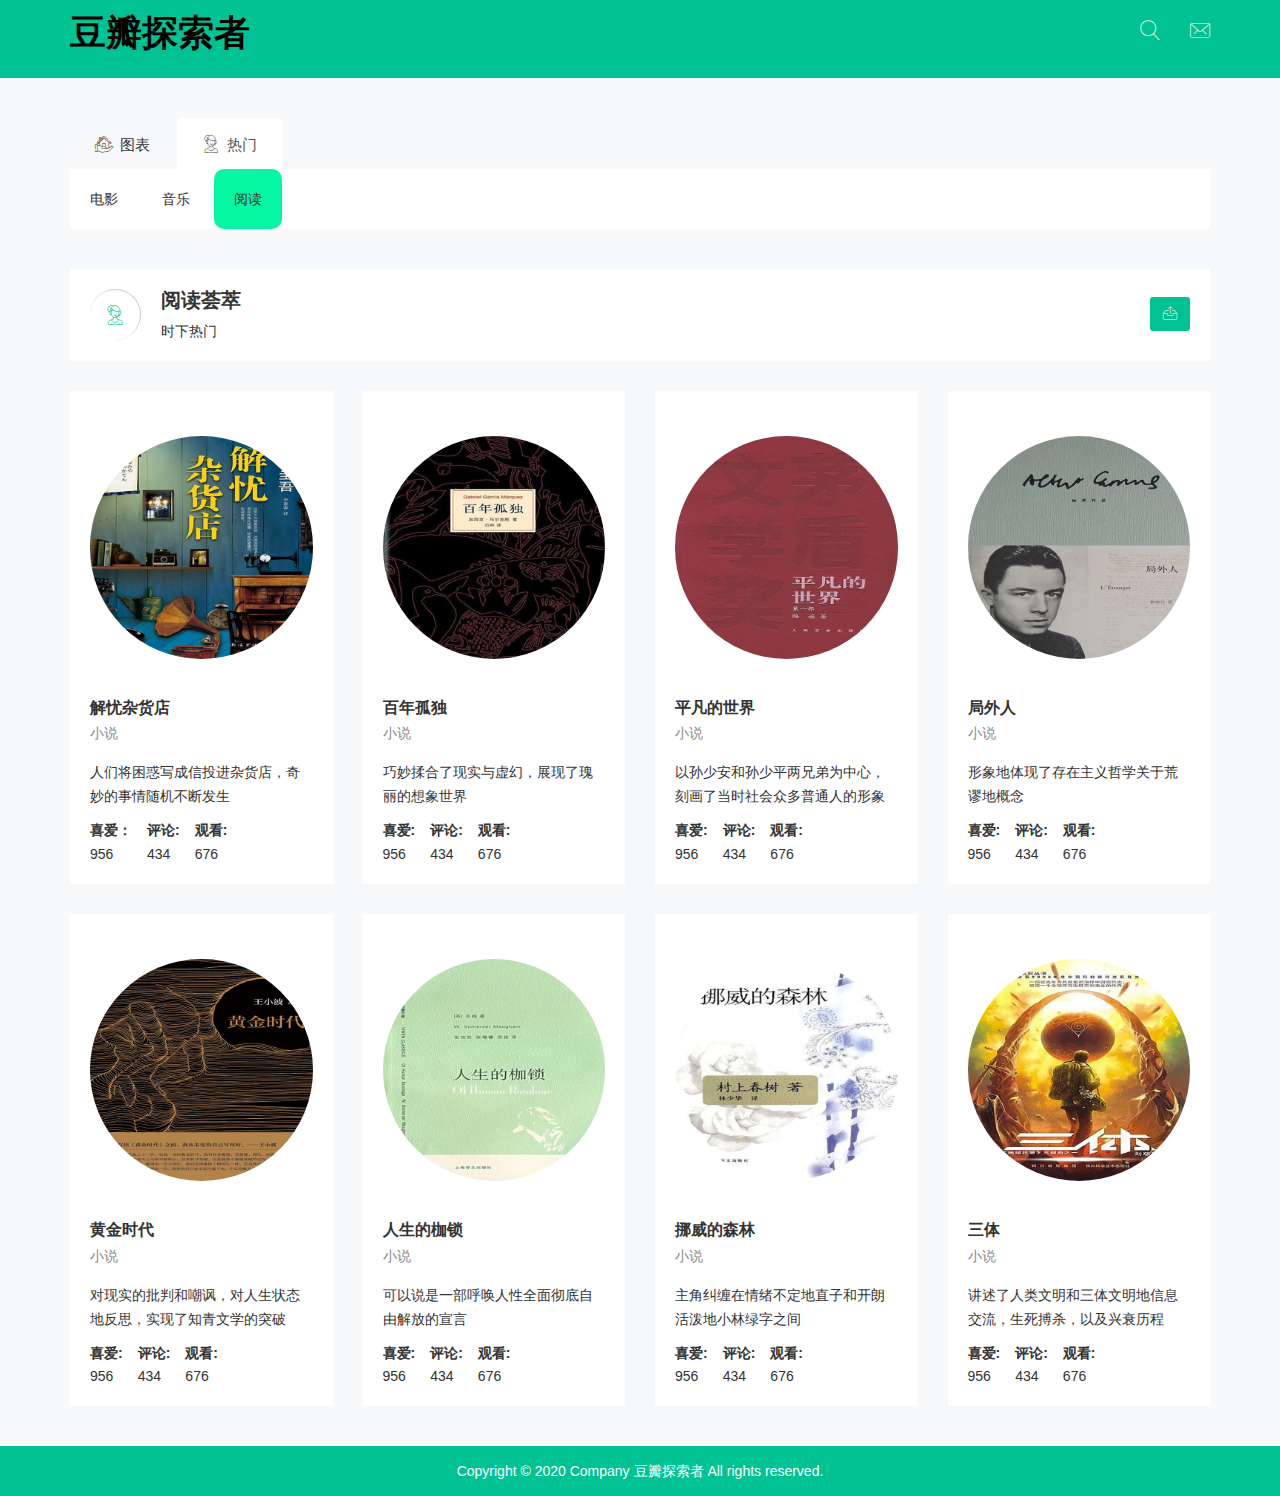
<file: html/book.html>
﻿<!doctype html>
<html class="no-js" lang="">

<head>
    <meta charset="utf-8">
    <meta http-equiv="x-ua-compatible" content="ie=edge">
    <title>主要阅读介绍</title>
    <meta name="description" content="">
    <meta name="viewport" content="width=device-width, initial-scale=1">
    <meta name="referrer" content="never">
   
	<link rel="stylesheet" href="css/bootstrap.min.css">
    <link rel="stylesheet" href="css/animate.css">
    <link rel="stylesheet" href="css/notika-custom-icon.css">
    <link rel="stylesheet" href="css/style.css">
    <script src="js/vendor/modernizr-2.8.3.min.js"></script>
    <script src="js/vendor/jquery-1.12.4.min.js" type="text/javascript" charset="utf-8"></script>
    <script src="js/vue.min.js" type="text/javascript" charset="utf-8"></script>
    <script src="js/axios.min.js" type="text/javascript" charset="utf-8"></script>
    <script type="text/javascript" charset="utf-8">
        var BASE_URL = "http://127.0.0.1:8000";
    </script>
    <style type="text/css" media="all">
        .search-dd:hover{
            display: block!important;
        }
    </style>
</head>

<body>
    <!--[if lt IE 8]>
            <p class="browserupgrade">You are using an <strong>outdated</strong> browser. Please <a href="http://browsehappy.com/">upgrade your browser</a> to improve your experience.</p>
        <![endif]-->
    <!-- Start Header Top Area -->
   <div id="app">
    <div class="header-top-area">
        <div class="container">
            <div class="row">
                <div class="col-lg-4 col-md-4 col-sm-12 col-xs-12">
                    <div class="logo-area">
                      <a href="#"><h1 style="font-family: 宋体;color: black;">豆瓣探索者</h1></a>
                    </div>
                </div>
                <div class="col-lg-8 col-md-8 col-sm-12 col-xs-12">
                    <div class="header-top-menu">
                        <ul class="nav navbar-nav notika-top-nav">
                            <li class="nav-item dropdown">
                                <a href="#" data-toggle="dropdown" role="button" aria-expanded="false" class="nav-link dropdown-toggle"><span><i class="notika-icon notika-search"></i></span></a>
                                <div role="menu" class="dropdown-menu search-dd animated flipInX">
                                    <div class="search-input">
                                        <i class="notika-icon notika-left-arrow"></i>
                                        <input type="text" id="get_search" onchange="search();"/>
                                        <div id="search_contain">
                                            
                                        </div>
                                    </div>
                                </div>
                            </li>
                            <li class="nav-item dropdown">
                                <a href="#" data-toggle="dropdown" role="button" aria-expanded="false" class="nav-link dropdown-toggle"><span><i class="notika-icon notika-mail"></i></span></a>
                                <div role="menu" class="dropdown-menu message-dd animated zoomIn">
                                    <div class="hd-mg-tt">
                                        <h2>消息</h2>
                                    </div>
                                    <div class="hd-message-info">
                                        <a href="#">
                                            <div class="hd-message-sn">
                                                <div class="hd-message-img">
                                                    <img src="img/post/1.jpg" alt="" />
                                                </div>
                                                <div class="hd-mg-ctn">
                                                    <h3>李磊</h3>
                                                    <p>评论了最新电影《校园情圣》</p>
                                                </div>
                                            </div>
                                        </a>
                                    </div>
                                    <div class="hd-mg-va">
                                        <a href="#">点击全部</a>
                                    </div>
                                </div>
                            </li>
                        </ul>
                    </div>
                </div>
            </div>
        </div>
    </div>
    <!-- End Header Top Area -->
    <!-- Mobile Menu start -->

    <!-- Mobile Menu end -->
    <!-- Main Menu area start-->
    <div class="main-menu-area mg-tb-40">
        <div class="container">
            <div class="row">
                <div class="col-lg-12 col-md-12 col-sm-12 col-xs-12">
                    <ul class="nav nav-tabs notika-menu-wrap menu-it-icon-pro">
                        <li><a data-toggle="tab" href="#Home"><i class="notika-icon notika-house"></i> 图表</a>
                        </li>
                        <li class="active"><a data-toggle="tab" href="#Page"><i class="notika-icon notika-support"></i> 热门</a>
                        </li>
                    </ul>
                    <div class="tab-content custom-menu-content">
                        <div id="Home" class="tab-pane in notika-tab-menu-bg animated flipInX">
                            <ul class="notika-main-menu-dropdown">
                                <li><a href="index.html">电影</a>
                                </li>
                                <li><a href="chart-2.html">阅读</a>
                                </li>
                                <li><a href="chart-3.html">音乐</a>
                                </li>
                               
                            </ul>
                        </div>
                    
                        <div id="Page" class="tab-pane active notika-tab-menu-bg animated flipInX">
                            <ul class="notika-main-menu-dropdown">
                                <li><a href="movie.html">电影</a>
                                </li>
                                <li><a href="music.html">音乐</a>
                                </li>
                                <li><a href="book.html" style="background: rgb(6, 247, 164) none repeat scroll 0% 0%;border-radius: 10px;">阅读</a>
                                </li>
                                
                            </ul>
                        </div>
                    </div>
                </div>
            </div>
        </div>
    </div>
    <!-- Main Menu area End-->
	<!-- Breadcomb area Start-->
	<div class="breadcomb-area">
		<div class="container">
			<div class="row">
				<div class="col-lg-12 col-md-12 col-sm-12 col-xs-12">
					<div class="breadcomb-list">
						<div class="row">
							<div class="col-lg-6 col-md-6 col-sm-6 col-xs-12">
								<div class="breadcomb-wp">
									<div class="breadcomb-icon">
										<i class="notika-icon notika-support"></i>
									</div>
									<div class="breadcomb-ctn">
										<h2>阅读荟萃</h2>
										<p>时下热门</p>
									</div>
								</div>
							</div>
							<div class="col-lg-6 col-md-6 col-sm-6 col-xs-3">
								<div class="breadcomb-report">
									<button data-toggle="tooltip" data-placement="left" title="Download Report" class="btn"><i class="notika-icon notika-sent"></i></button>
								</div>
							</div>
						</div>
					</div>
				</div>
			</div>
		</div>
	</div>
	<!-- Breadcomb area End-->
    <!-- Contact area Start-->
    <div class="contact-area">
        <div class="container">
            <div class="row">
                <div class="col-lg-3 col-md-6 col-sm-6 col-xs-12">
                    <div class="contact-list">
                        <a href="content.html?type=book&id=25862578">
                        <div class="contact-win">
                            <div class="contact-img">
                                <img src="img/post/17.jpg" alt="" />
                            </div>
                         
                        </div>
                        <div class="contact-ctn">
                            <div class="contact-ad-hd">
								<h2>解忧杂货店</h2>
								<p class="ctn-ads">小说</p>
							</div>
                            <p>人们将困惑写成信投进杂货店，奇妙的事情随机不断发生</p>
                        </div>
                        <div class="social-st-list">
                            <div class="social-sn">
                                <h2>喜爱：</h2>
                                <p>956</p>
                            </div>
                            <div class="social-sn">
                                <h2>评论:</h2>
                                <p>434</p>
                            </div>
                            <div class="social-sn">
                                <h2>观看:</h2>
                                <p>676</p>
                            </div>
                        </div>
                        </a>
                    </div>
                </div>
                <div class="col-lg-3 col-md-6 col-sm-6 col-xs-12">
                    <div class="contact-list sm-res-mg-t-30">
                        <a href="content.html?type=book&id=6082808">
                        <div class="contact-win">
                            <div class="contact-img">
                                <img src="img/post/18.jpg" alt="" />
                            </div>
                            <div class="conct-sc-ic">
                              
                            </div>
                        </div>
                        <div class="contact-ctn">
							<div class="contact-ad-hd">
								<h2>百年孤独</h2>
								<p class="ctn-ads">小说</p>
							</div>
                            <p>巧妙揉合了现实与虚幻，展现了瑰丽的想象世界</p>
                        </div>
                        <div class="social-st-list">
                            <div class="social-sn">
                                <h2>喜爱:</h2>
                                <p>956</p>
                            </div>
                            <div class="social-sn">
                                <h2>评论:</h2>
                                <p>434</p>
                            </div>
                            <div class="social-sn">
                                <h2>观看:</h2>
                                <p>676</p>
                            </div>
                        </div>
                        </a>
                    </div>
                </div>
                <div class="col-lg-3 col-md-6 col-sm-6 col-xs-12">
                    <div class="contact-list sm-res-mg-t-30 tb-res-mg-t-30 dk-res-mg-t-30">
                        <a href="content.html?type=book&id=1200840">
                        <div class="contact-win">
                            <div class="contact-img">
                                <img src="img/post/19.jpg" alt="" />
                            </div>
                            <div class="conct-sc-ic">
                                
                            </div>
                        </div>
                        <div class="contact-ctn">
							<div class="contact-ad-hd">
								<h2>平凡的世界</h2>
								<p class="ctn-ads">小说</p>
							</div>
                            <p>以孙少安和孙少平两兄弟为中心，刻画了当时社会众多普通人的形象</p>
                        </div>
                        <div class="social-st-list">
                            <div class="social-sn">
                                <h2>喜爱:</h2>
                                <p>956</p>
                            </div>
                            <div class="social-sn">
                                <h2>评论:</h2>
                                <p>434</p>
                            </div>
                            <div class="social-sn">
                                <h2>观看:</h2>
                                <p>676</p>
                            </div>
                        </div>
                        </a>
                    </div>
                </div>
                <div class="col-lg-3 col-md-6 col-sm-6 col-xs-12">
                    <div class="contact-list sm-res-mg-t-30 tb-res-mg-t-30 dk-res-mg-t-30">
                        <a href="content.html?type=book&id=24257486">
                        <div class="contact-win">
                            <div class="contact-img">
                                <img src="img/post/20.jpg" alt="" />
                            </div>
                            <div class="conct-sc-ic">
                               
                            </div>
                        </div>
                        <div class="contact-ctn">
							<div class="contact-ad-hd">
								<h2>局外人</h2>
								<p class="ctn-ads">小说</p>
							</div>
                            <p>形象地体现了存在主义哲学关于荒谬地概念</p>
                        </div>
                        <div class="social-st-list">
                            <div class="social-sn">
                                <h2>喜爱:</h2>
                                <p>956</p>
                            </div>
                            <div class="social-sn">
                                <h2>评论:</h2>
                                <p>434</p>
                            </div>
                            <div class="social-sn">
                                <h2>观看:</h2>
                                <p>676</p>
                            </div>
                        </div>
                        </a>
                    </div>
                </div>
            </div>
            <div class="row">
                <div class="col-lg-3 col-md-6 col-sm-6 col-xs-12">
                    <div class="contact-list mg-t-30">
                        <a href="content.html?type=book&id=27013741">
                        <div class="contact-win">
                            <div class="contact-img">
                                <img src="img/post/21.jpg" alt="" />
                            </div>
                            <div class="conct-sc-ic">
                               
                            </div>
                        </div>
                        <div class="contact-ctn">
							<div class="contact-ad-hd">
								<h2>黄金时代</h2>
								<p class="ctn-ads">小说</p>
							</div>
                            <p>对现实的批判和嘲讽，对人生状态地反思，实现了知青文学的突破</p>
                        </div>
                        <div class="social-st-list">
                            <div class="social-sn">
                                <h2>喜爱:</h2>
                                <p>956</p>
                            </div>
                            <div class="social-sn">
                                <h2>评论:</h2>
                                <p>434</p>
                            </div>
                            <div class="social-sn">
                                <h2>观看:</h2>
                                <p>676</p>
                            </div>
                        </div>
                        </a>
                    </div>
                </div>
                <div class="col-lg-3 col-md-6 col-sm-6 col-xs-12">
                    <div class="contact-list mg-t-30">
                        <a href="content.html?type=book&id=2035171">
                        <div class="contact-win">
                            <div class="contact-img">
                                <img src="img/post/22.jpg" alt="" />
                            </div>
                            <div class="conct-sc-ic">
                               
                            </div>
                        </div>
                        <div class="contact-ctn">
							<div class="contact-ad-hd">
								<h2>人生的枷锁</h2>
								<p class="ctn-ads">小说</p>
							</div>
                            <p>可以说是一部呼唤人性全面彻底自由解放的宣言</p>
                        </div>
                        <div class="social-st-list">
                            <div class="social-sn">
                                <h2>喜爱:</h2>
                                <p>956</p>
                            </div>
                            <div class="social-sn">
                                <h2>评论:</h2>
                                <p>434</p>
                            </div>
                            <div class="social-sn">
                                <h2>观看:</h2>
                                <p>676</p>
                            </div>
                        </div>
                        </a>
                    </div>
                </div>
                <div class="col-lg-3 col-md-6 col-sm-6 col-xs-12">
                    <div class="contact-list mg-t-30">
                        <a href="content.html?type=book&id=2159042">
                        <div class="contact-win">
                            <div class="contact-img">
                                <img src="img/post/23.jpg" alt="" />
                            </div>
                            <div class="conct-sc-ic">
                               
                            </div>
                        </div>
                        <div class="contact-ctn">
							<div class="contact-ad-hd">
								<h2>挪威的森林</h2>
								<p class="ctn-ads">小说</p>
							</div>
                            <p>主角纠缠在情绪不定地直子和开朗活泼地小林绿字之间</p>
                        </div>
                        <div class="social-st-list">
                            <div class="social-sn">
                                <h2>喜爱:</h2>
                                <p>956</p>
                            </div>
                            <div class="social-sn">
                                <h2>评论:</h2>
                                <p>434</p>
                            </div>
                            <div class="social-sn">
                                <h2>观看:</h2>
                                <p>676</p>
                            </div>
                        </div>
                        </a>
                    </div>
                </div>
                <div class="col-lg-3 col-md-6 col-sm-6 col-xs-12">
                    <div class="contact-list mg-t-30">
                        <a href="content.html?type=book&id=2567698">
                        <div class="contact-win">
                            <div class="contact-img">
                                <img src="img/post/24.jpg" alt="" />
                            </div>
                            
                        </div>
                        <div class="contact-ctn">
							<div class="contact-ad-hd">
								<h2>三体</h2>
								<p class="ctn-ads">小说</p>
							</div>
                            <p>讲述了人类文明和三体文明地信息交流，生死搏杀，以及兴衰历程</p>
                        </div>
                        <div class="social-st-list">
                            <div class="social-sn">
                                <h2>喜爱:</h2>
                                <p>956</p>
                            </div>
                            <div class="social-sn">
                                <h2>评论:</h2>
                                <p>434</p>
                            </div>
                            <div class="social-sn">
                                <h2>观看:</h2>
                                <p>676</p>
                            </div>
                        </div>
                        </a>
                    </div>
                </div>
            </div>
        </div>
    </div>
    <!-- Contact area End-->
    <!-- Start Footer area-->
    <div class="footer-copyright-area">
        <div class="container">
            <div class="row">
                <div class="col-lg-12 col-md-12 col-sm-12 col-xs-12">
                    <div class="footer-copy-right">
                         <p>Copyright &copy; 2020 Company 豆瓣探索者 All rights reserved.</p>
                    </div>
                </div>
            </div>
        </div>
    </div>
	</div>
    <!-- End Footer area-->
    <!-- jquery
		============================================ -->
    <script src="js/bootstrap.min.js" type="text/javascript" charset="utf-8"></script>
    <script src="js/sparkline/jquery.sparkline.min.js" type="text/javascript" charset="utf-8"></script>
    <script src="js/sparkline/sparkline-active.js" type="text/javascript" charset="utf-8"></script>
    <script type="text/javascript" src="js/echarts.min.js"></script>
    <script type="text/javascript" src="js/echarts-gl.js"></script>
    <script src="js/js.js" type="text/javascript" charset="utf-8"></script>
</body>

</html>
</file>
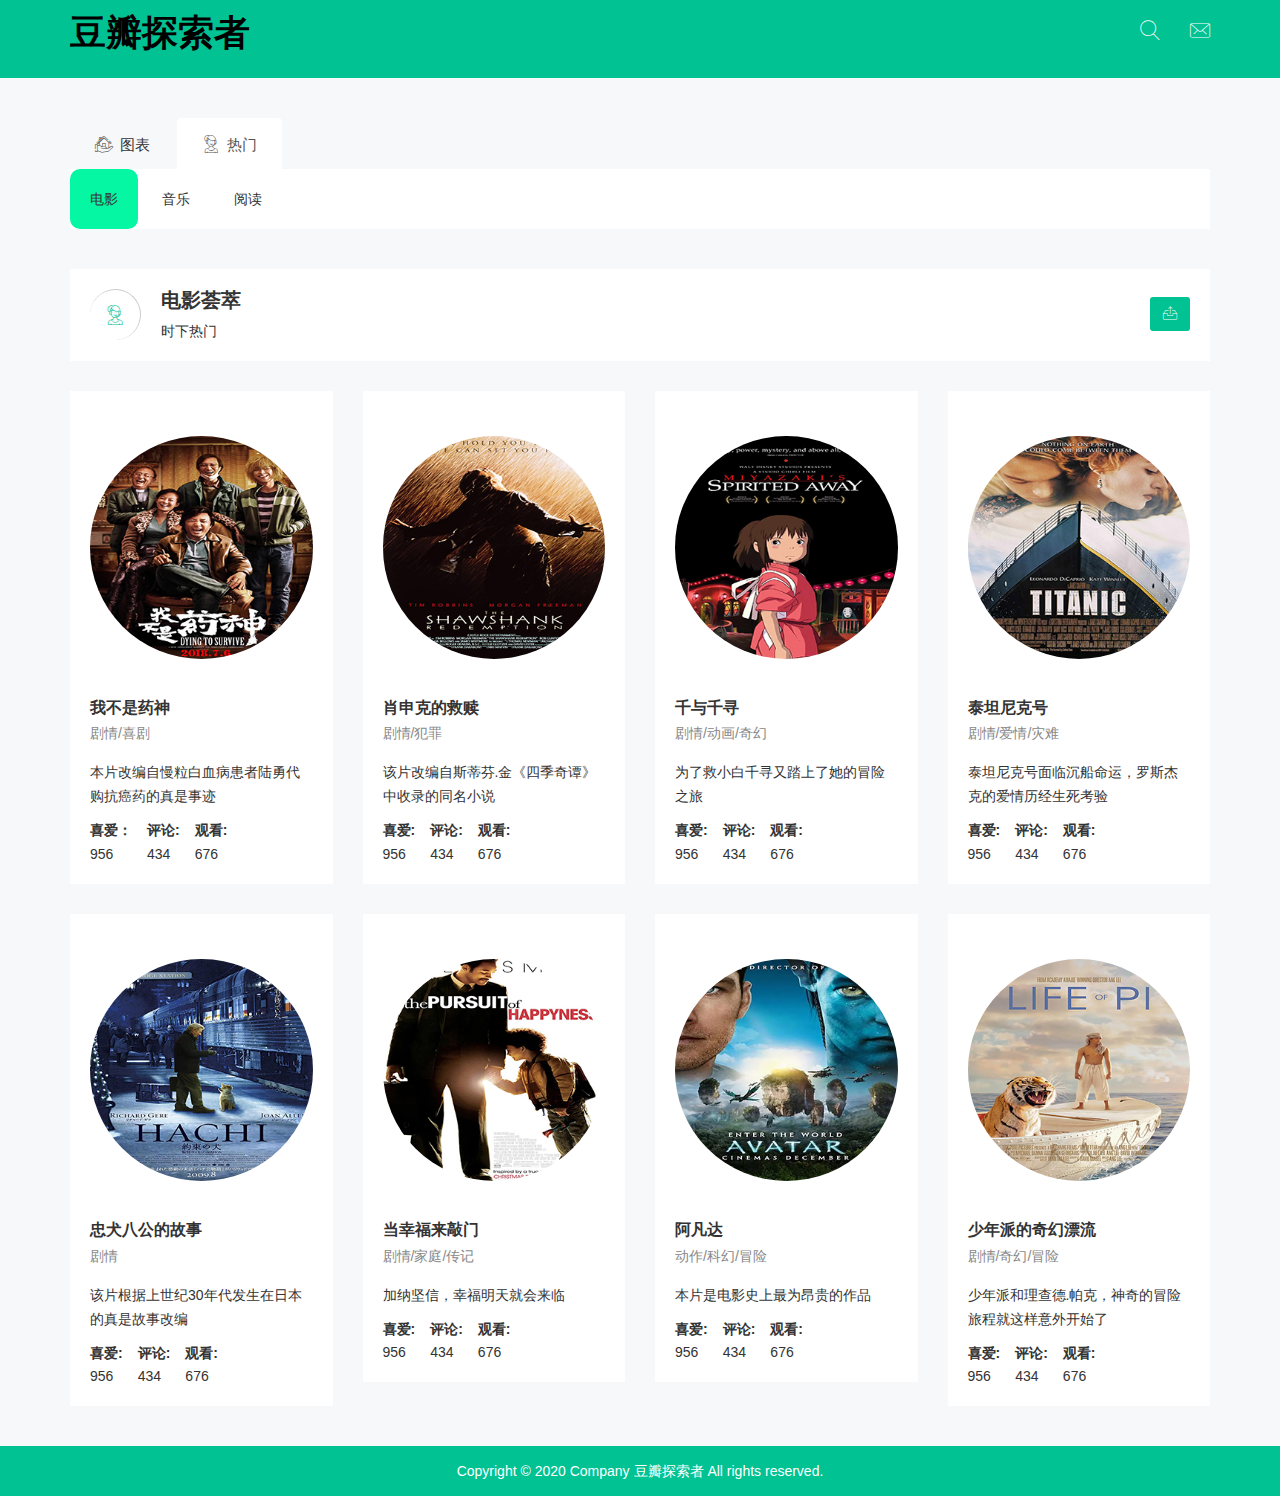
<file: html/movie.html>
﻿<!doctype html>
<html class="no-js" lang="">

<head>
    <meta charset="utf-8">
    <meta http-equiv="x-ua-compatible" content="ie=edge">
    <title>主要电影介绍</title>
    <meta name="description" content="">
    <meta name="viewport" content="width=device-width, initial-scale=1">
    <meta name="referrer" content="never">

	<link rel="stylesheet" href="css/bootstrap.min.css">
    <link rel="stylesheet" href="css/animate.css">
    <link rel="stylesheet" href="css/notika-custom-icon.css">
    <link rel="stylesheet" href="css/style.css">
    <script src="js/vendor/modernizr-2.8.3.min.js"></script>
    <script src="js/vendor/jquery-1.12.4.min.js" type="text/javascript" charset="utf-8"></script>
    <script src="js/vue.min.js" type="text/javascript" charset="utf-8"></script>
    <script src="js/axios.min.js" type="text/javascript" charset="utf-8"></script>
    <script type="text/javascript" charset="utf-8">
        var BASE_URL = "http://127.0.0.1:8000";
    </script>
    <style type="text/css" media="all">
        .search-dd:hover{
            display: block!important;
        }
    </style>
</head>

<body>
    <!--[if lt IE 8]>
            <p class="browserupgrade">You are using an <strong>outdated</strong> browser. Please <a href="http://browsehappy.com/">upgrade your browser</a> to improve your experience.</p>
        <![endif]-->
    <!-- Start Header Top Area -->
   <div id="app">
    <div class="header-top-area">
        <div class="container">
            <div class="row">
                <div class="col-lg-4 col-md-4 col-sm-12 col-xs-12">
                    <div class="logo-area">
                      <a href="#"><h1 style="font-family: 宋体;color: black;">豆瓣探索者</h1></a>
                    </div>
                </div>
                <div class="col-lg-8 col-md-8 col-sm-12 col-xs-12">
                    <div class="header-top-menu">
                        <ul class="nav navbar-nav notika-top-nav">
                            <li class="nav-item dropdown">
                                <a href="#" data-toggle="dropdown" role="button" aria-expanded="false" class="nav-link dropdown-toggle"><span><i class="notika-icon notika-search"></i></span></a>
                                <div role="menu" class="dropdown-menu search-dd animated flipInX">
                                    <div class="search-input">
                                        <i class="notika-icon notika-left-arrow"></i>
                                        <input type="text" id="get_search" onchange="search();"/>
                                        <div id="search_contain">
                                            
                                        </div>
                                    </div>
                                </div>
                            </li>
                            <li class="nav-item dropdown">
                                <a href="#" data-toggle="dropdown" role="button" aria-expanded="false" class="nav-link dropdown-toggle"><span><i class="notika-icon notika-mail"></i></span></a>
                                <div role="menu" class="dropdown-menu message-dd animated zoomIn">
                                    <div class="hd-mg-tt">
                                        <h2>消息</h2>
                                    </div>
                                    <div class="hd-message-info">
                                        <a href="#">
                                            <div class="hd-message-sn">
                                                <div class="hd-message-img">
                                                    <img src="img/post/1.jpg" alt="" />
                                                </div>
                                                <div class="hd-mg-ctn">
                                                    <h3>李磊</h3>
                                                    <p>评论了最新电影《校园情圣》</p>
                                                </div>
                                            </div>
                                        </a>
                                    </div>
                                    <div class="hd-mg-va">
                                        <a href="#">点击全部</a>
                                    </div>
                                </div>
                            </li>
                        </ul>
                    </div>
                </div>
            </div>
        </div>
    </div>
    <!-- End Header Top Area -->
    <!-- Mobile Menu start -->

    <!-- Mobile Menu end -->
    <!-- Main Menu area start-->
    <div class="main-menu-area mg-tb-40">
        <div class="container">
            <div class="row">
                <div class="col-lg-12 col-md-12 col-sm-12 col-xs-12">
                    <ul class="nav nav-tabs notika-menu-wrap menu-it-icon-pro">
                        <li><a data-toggle="tab" href="#Home"><i class="notika-icon notika-house"></i> 图表</a>
                        </li>
                        <li class="active"><a data-toggle="tab" href="#Page"><i class="notika-icon notika-support"></i> 热门</a>
                        </li>
                    </ul>
                    <div class="tab-content custom-menu-content">
                        <div id="Home" class="tab-pane in notika-tab-menu-bg animated flipInX">
                            <ul class="notika-main-menu-dropdown">
                                <li><a href="index.html">电影</a>
                                </li>
                                <li><a href="chart-2.html">阅读</a>
                                </li>
                                <li><a href="chart-3.html">音乐</a>
                                </li>
                               
                            </ul>
                        </div>
                    
                        <div id="Page" class="tab-pane active notika-tab-menu-bg animated flipInX">
                            <ul class="notika-main-menu-dropdown">
                                <li><a href="movie.html" style="background: rgb(6, 247, 164) none repeat scroll 0% 0%;border-radius: 10px;">电影</a>
                                </li>
                                <li><a href="music.html">音乐</a>
                                </li>
                                <li><a href="book.html" >阅读</a>
                                </li>
                                
                            </ul>
                        </div>
                    </div>
                </div>
            </div>
        </div>
    </div>
    <!-- Main Menu area End-->
	<!-- Breadcomb area Start-->
	<div class="breadcomb-area">
		<div class="container">
			<div class="row">
				<div class="col-lg-12 col-md-12 col-sm-12 col-xs-12">
					<div class="breadcomb-list">
						<div class="row">
							<div class="col-lg-6 col-md-6 col-sm-6 col-xs-12">
								<div class="breadcomb-wp">
									<div class="breadcomb-icon">
										<i class="notika-icon notika-support"></i>
									</div>
									<div class="breadcomb-ctn">
										<h2>电影荟萃</h2>
										<p>时下热门</p>
									</div>
								</div>
							</div>
							<div class="col-lg-6 col-md-6 col-sm-6 col-xs-3">
								<div class="breadcomb-report">
									<button data-toggle="tooltip" data-placement="left" title="Download Report" class="btn"><i class="notika-icon notika-sent"></i></button>
								</div>
							</div>
						</div>
					</div>
				</div>
			</div>
		</div>
	</div>
	<!-- Breadcomb area End-->
    <!-- Contact area Start-->
    <div class="contact-area">
        <div class="container">
            <div class="row">
                <div class="col-lg-3 col-md-6 col-sm-6 col-xs-12">
                    <div class="contact-list">
                        <a href="content.html?type=movie&id=26752088">
                            <div class="contact-win">
                                <div class="contact-img">
                                    <img src="img/post/1.jpg" alt="" />
                                </div>
                             
                            </div>
                            <div class="contact-ctn">
                                <div class="contact-ad-hd">
								<h2>我不是药神</h2>
								<p class="ctn-ads">剧情/喜剧</p>
							</div>
                                <p>本片改编自慢粒白血病患者陆勇代购抗癌药的真是事迹</p>
                            </div>
                            <div class="social-st-list">
                                <div class="social-sn">
                                    <h2>喜爱：</h2>
                                    <p>956</p>
                                </div>
                                <div class="social-sn">
                                    <h2>评论:</h2>
                                    <p>434</p>
                                </div>
                                <div class="social-sn">
                                    <h2>观看:</h2>
                                    <p>676</p>
                                </div>
                            </div>
                        </a>
                    </div>
                </div>
                <div class="col-lg-3 col-md-6 col-sm-6 col-xs-12">
                    <div class="contact-list sm-res-mg-t-30">
                        <a href="content.html?type=movie&id=1292052">
                        <div class="contact-win">
                            <div class="contact-img">
                                <img src="img/post/2.jpg" alt="" />
                            </div>
                            <div class="conct-sc-ic">
                              
                            </div>
                        </div>
                        <div class="contact-ctn">
							<div class="contact-ad-hd">
								<h2>肖申克的救赎</h2>
								<p class="ctn-ads">剧情/犯罪</p>
							</div>
                            <p>该片改编自斯蒂芬.金《四季奇谭》中收录的同名小说</p>
                        </div>
                        <div class="social-st-list">
                            <div class="social-sn">
                                <h2>喜爱:</h2>
                                <p>956</p>
                            </div>
                            <div class="social-sn">
                                <h2>评论:</h2>
                                <p>434</p>
                            </div>
                            <div class="social-sn">
                                <h2>观看:</h2>
                                <p>676</p>
                            </div>
                        </div>
                        </a>
                    </div>
                </div>
                <div class="col-lg-3 col-md-6 col-sm-6 col-xs-12">
                    <div class="contact-list sm-res-mg-t-30 tb-res-mg-t-30 dk-res-mg-t-30">
                        <a href="content.html?type=movie&id=1291561">
                        <div class="contact-win">
                            <div class="contact-img">
                                <img src="img/post/3.jpg" alt="" />
                            </div>
                            <div class="conct-sc-ic">
                                
                            </div>
                        </div>
                        <div class="contact-ctn">
							<div class="contact-ad-hd">
								<h2>千与千寻</h2>
								<p class="ctn-ads">剧情/动画/奇幻</p>
							</div>
                            <p>为了救小白千寻又踏上了她的冒险之旅</p>
                        </div>
                        <div class="social-st-list">
                            <div class="social-sn">
                                <h2>喜爱:</h2>
                                <p>956</p>
                            </div>
                            <div class="social-sn">
                                <h2>评论:</h2>
                                <p>434</p>
                            </div>
                            <div class="social-sn">
                                <h2>观看:</h2>
                                <p>676</p>
                            </div>
                        </div>
                        </a>
                    </div>
                </div>
                <div class="col-lg-3 col-md-6 col-sm-6 col-xs-12">
                    <div class="contact-list sm-res-mg-t-30 tb-res-mg-t-30 dk-res-mg-t-30">
                        <a href="content.html?type=movie&id=1292722">
                        <div class="contact-win">
                            <div class="contact-img">
                                <img src="img/post/4.jpg" alt="" />
                            </div>
                            <div class="conct-sc-ic">
                               
                            </div>
                        </div>
                        <div class="contact-ctn">
							<div class="contact-ad-hd">
								<h2>泰坦尼克号</h2>
								<p class="ctn-ads">剧情/爱情/灾难</p>
							</div>
                            <p>泰坦尼克号面临沉船命运，罗斯杰克的爱情历经生死考验</p>
                        </div>
                        <div class="social-st-list">
                            <div class="social-sn">
                                <h2>喜爱:</h2>
                                <p>956</p>
                            </div>
                            <div class="social-sn">
                                <h2>评论:</h2>
                                <p>434</p>
                            </div>
                            <div class="social-sn">
                                <h2>观看:</h2>
                                <p>676</p>
                            </div>
                        </div>
                        </a>
                    </div>
                </div>
            </div>
            <div class="row">
                <div class="col-lg-3 col-md-6 col-sm-6 col-xs-12">
                    <div class="contact-list mg-t-30">
                        <a href="content.html?type=movie&id=3011091">
                        <div class="contact-win">
                            <div class="contact-img">
                                <img src="img/post/5.jpg" alt="" />
                            </div>
                            <div class="conct-sc-ic">
                               
                            </div>
                        </div>
                        <div class="contact-ctn">
							<div class="contact-ad-hd">
								<h2>忠犬八公的故事</h2>
								<p class="ctn-ads">剧情</p>
							</div>
                            <p>该片根据上世纪30年代发生在日本的真是故事改编</p>
                        </div>
                        <div class="social-st-list">
                            <div class="social-sn">
                                <h2>喜爱:</h2>
                                <p>956</p>
                            </div>
                            <div class="social-sn">
                                <h2>评论:</h2>
                                <p>434</p>
                            </div>
                            <div class="social-sn">
                                <h2>观看:</h2>
                                <p>676</p>
                            </div>
                        </div>
                        </a>
                    </div>
                </div>
                <div class="col-lg-3 col-md-6 col-sm-6 col-xs-12">
                    <div class="contact-list mg-t-30">
                        <a href="content.html?type=movie&id=1849031">
                        <div class="contact-win">
                            <div class="contact-img">
                                <img src="img/post/6.jpg" alt="" />
                            </div>
                            <div class="conct-sc-ic">
                               
                            </div>
                        </div>
                        <div class="contact-ctn">
							<div class="contact-ad-hd">
								<h2>当幸福来敲门</h2>
								<p class="ctn-ads">剧情/家庭/传记</p>
							</div>
                            <p>加纳坚信，幸福明天就会来临</p>
                        </div>
                        <div class="social-st-list">
                            <div class="social-sn">
                                <h2>喜爱:</h2>
                                <p>956</p>
                            </div>
                            <div class="social-sn">
                                <h2>评论:</h2>
                                <p>434</p>
                            </div>
                            <div class="social-sn">
                                <h2>观看:</h2>
                                <p>676</p>
                            </div>
                        </div>
                        </a>
                    </div>
                </div>
                <div class="col-lg-3 col-md-6 col-sm-6 col-xs-12">
                    <div class="contact-list mg-t-30">
                        <a href="content.html?type=movie&id=1652587">
                        <div class="contact-win">
                            <div class="contact-img">
                                <img src="img/post/7.jpg" alt="" />
                            </div>
                            <div class="conct-sc-ic">
                               
                            </div>
                        </div>
                        <div class="contact-ctn">
							<div class="contact-ad-hd">
								<h2>阿凡达</h2>
								<p class="ctn-ads">动作/科幻/冒险</p>
							</div>
                            <p>本片是电影史上最为昂贵的作品</p>
                        </div>
                        <div class="social-st-list">
                            <div class="social-sn">
                                <h2>喜爱:</h2>
                                <p>956</p>
                            </div>
                            <div class="social-sn">
                                <h2>评论:</h2>
                                <p>434</p>
                            </div>
                            <div class="social-sn">
                                <h2>观看:</h2>
                                <p>676</p>
                            </div>
                        </div>
                        </a>
                    </div>
                </div>
                <div class="col-lg-3 col-md-6 col-sm-6 col-xs-12">
                    <div class="contact-list mg-t-30">
                        <a href="content.html?type=movie&id=1929463">
                        <div class="contact-win">
                            <div class="contact-img">
                                <img src="img/post/8.jpg" alt="" />
                            </div>
                            
                        </div>
                        <div class="contact-ctn">
							<div class="contact-ad-hd">
								<h2>少年派的奇幻漂流</h2>
								<p class="ctn-ads">剧情/奇幻/冒险</p>
							</div>
                            <p>少年派和理查德.帕克，神奇的冒险旅程就这样意外开始了</p>
                        </div>
                        <div class="social-st-list">
                            <div class="social-sn">
                                <h2>喜爱:</h2>
                                <p>956</p>
                            </div>
                            <div class="social-sn">
                                <h2>评论:</h2>
                                <p>434</p>
                            </div>
                            <div class="social-sn">
                                <h2>观看:</h2>
                                <p>676</p>
                            </div>
                        </div>
                        </a>
                    </div>
                </div>
            </div>
        </div>
    </div>
    <!-- Contact area End-->
    <!-- Start Footer area-->
    <div class="footer-copyright-area">
        <div class="container">
            <div class="row">
                <div class="col-lg-12 col-md-12 col-sm-12 col-xs-12">
                    <div class="footer-copy-right">
                         <p>Copyright &copy; 2020 Company 豆瓣探索者 All rights reserved.</p>
                    </div>
                </div>
            </div>
        </div>
    </div>
	</div>
    <!-- End Footer area-->
    <!-- jquery
		============================================ -->
    <script src="js/bootstrap.min.js" type="text/javascript" charset="utf-8"></script>
    <script src="js/sparkline/jquery.sparkline.min.js" type="text/javascript" charset="utf-8"></script>
    <script src="js/sparkline/sparkline-active.js" type="text/javascript" charset="utf-8"></script>
    <script type="text/javascript" src="js/echarts.min.js"></script>
    <script type="text/javascript" src="js/echarts-gl.js"></script>
    <script src="js/js.js" type="text/javascript" charset="utf-8"></script>
	<script type="text/javascript" charset="utf-8">  </script>
</body>

</html>
</file>
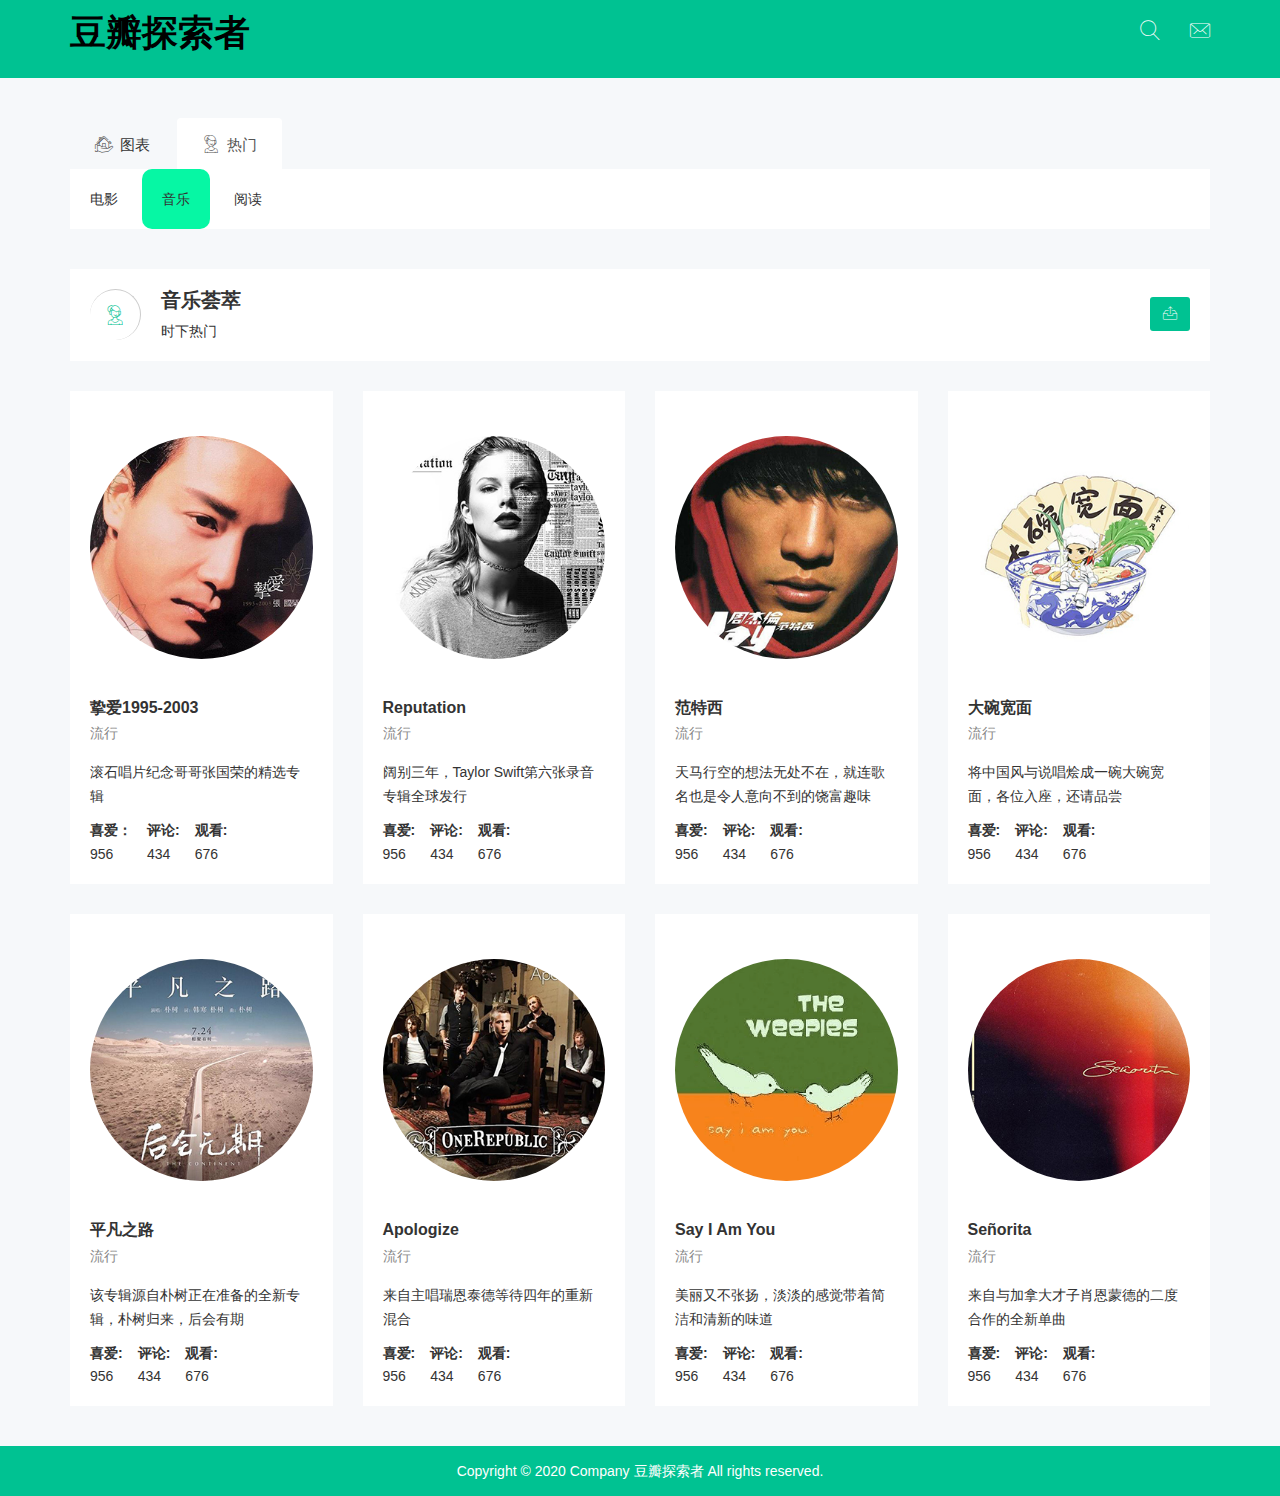
<file: html/music.html>
﻿<!doctype html>
<html class="no-js" lang="">

<head>
    <meta charset="utf-8">
    <meta http-equiv="x-ua-compatible" content="ie=edge">
    <title>主要音乐介绍</title>
    <meta name="description" content="">
    <meta name="viewport" content="width=device-width, initial-scale=1">
    <meta name="referrer" content="never">

	<link rel="stylesheet" href="css/bootstrap.min.css">
    <link rel="stylesheet" href="css/animate.css">
    <link rel="stylesheet" href="css/notika-custom-icon.css">
    <link rel="stylesheet" href="css/style.css">
    <script src="js/vendor/modernizr-2.8.3.min.js"></script>
    <script src="js/vendor/jquery-1.12.4.min.js" type="text/javascript" charset="utf-8"></script>
    <script src="js/vue.min.js" type="text/javascript" charset="utf-8"></script>
    <script src="js/axios.min.js" type="text/javascript" charset="utf-8"></script>
    <script type="text/javascript" charset="utf-8">
        var BASE_URL = "http://127.0.0.1:8000";
    </script>
    <style type="text/css" media="all">
        .search-dd:hover{
            display: block!important;
        }
    </style>
</head>

<body>
    <!--[if lt IE 8]>
            <p class="browserupgrade">You are using an <strong>outdated</strong> browser. Please <a href="http://browsehappy.com/">upgrade your browser</a> to improve your experience.</p>
        <![endif]-->
    <!-- Start Header Top Area -->
<div id="app">
    <div class="header-top-area">
        <div class="container">
            <div class="row">
                <div class="col-lg-4 col-md-4 col-sm-12 col-xs-12">
                    <div class="logo-area">
                      <a href="#"><h1 style="font-family: 宋体;color: black;">豆瓣探索者</h1></a>
                    </div>
                </div>
                <div class="col-lg-8 col-md-8 col-sm-12 col-xs-12">
                    <div class="header-top-menu">
                        <ul class="nav navbar-nav notika-top-nav">
                            <li class="nav-item dropdown">
                                <a href="#" data-toggle="dropdown" role="button" aria-expanded="false" class="nav-link dropdown-toggle"><span><i class="notika-icon notika-search"></i></span></a>
                                <div role="menu" class="dropdown-menu search-dd animated flipInX">
                                    <div class="search-input">
                                        <i class="notika-icon notika-left-arrow"></i>
                                        <input type="text" id="get_search" onchange="search();"/>
                                        <div id="search_contain">
                                            
                                        </div>
                                    </div>
                                </div>
                            </li>
                            <li class="nav-item dropdown">
                                <a href="#" data-toggle="dropdown" role="button" aria-expanded="false" class="nav-link dropdown-toggle"><span><i class="notika-icon notika-mail"></i></span></a>
                                <div role="menu" class="dropdown-menu message-dd animated zoomIn">
                                    <div class="hd-mg-tt">
                                        <h2>消息</h2>
                                    </div>
                                    <div class="hd-message-info">
                                        <a href="#">
                                            <div class="hd-message-sn">
                                                <div class="hd-message-img">
                                                    <img src="img/post/1.jpg" alt="" />
                                                </div>
                                                <div class="hd-mg-ctn">
                                                    <h3>李磊</h3>
                                                    <p>评论了最新电影《校园情圣》</p>
                                                </div>
                                            </div>
                                        </a>
                                    </div>
                                    <div class="hd-mg-va">
                                        <a href="#">点击全部</a>
                                    </div>
                                </div>
                            </li>
                        </ul>
                    </div>
                </div>
            </div>
        </div>
    </div>
                           
    <!-- End Header Top Area -->
    <!-- Mobile Menu start -->

    <!-- Mobile Menu end -->
    <!-- Main Menu area start-->
    <div class="main-menu-area mg-tb-40">
        <div class="container">
            <div class="row">
                <div class="col-lg-12 col-md-12 col-sm-12 col-xs-12">
                    <ul class="nav nav-tabs notika-menu-wrap menu-it-icon-pro">
                        <li><a data-toggle="tab" href="#Home"><i class="notika-icon notika-house"></i> 图表</a>
                        </li>
                        <li class="active"><a data-toggle="tab" href="#Page"><i class="notika-icon notika-support"></i> 热门</a>
                        </li>
                    </ul>
                    <div class="tab-content custom-menu-content">
                        <div id="Home" class="tab-pane in notika-tab-menu-bg animated flipInX">
                            <ul class="notika-main-menu-dropdown">
                                <li><a href="index.html" >电影</a>
                                </li>
                                <li><a href="chart-2.html">阅读</a>
                                </li>
                                <li><a href="chart-3.html" >音乐</a>
                                </li>
                               
                            </ul>
                        </div>
                    
                        <div id="Page" class="tab-pane active notika-tab-menu-bg animated flipInX">
                            <ul class="notika-main-menu-dropdown">
                                <li><a href="movie.html">电影</a>
                                </li>
                                <li><a href="music.html" style="background: rgb(6, 247, 164) none repeat scroll 0% 0%;border-radius: 10px;">音乐</a>
                                </li>
                                <li><a href="book.html">阅读</a>
                                </li>
                                
                            </ul>
                        </div>
                    </div>
                </div>
            </div>
        </div>
    </div>
    <!-- Main Menu area End-->
	<!-- Breadcomb area Start-->
	<div class="breadcomb-area">
		<div class="container">
			<div class="row">
				<div class="col-lg-12 col-md-12 col-sm-12 col-xs-12">
					<div class="breadcomb-list">
						<div class="row">
							<div class="col-lg-6 col-md-6 col-sm-6 col-xs-12">
								<div class="breadcomb-wp">
									<div class="breadcomb-icon">
										<i class="notika-icon notika-support"></i>
									</div>
									<div class="breadcomb-ctn">
										<h2>音乐荟萃</h2>
										<p>时下热门</p>
									</div>
								</div>
							</div>
							<div class="col-lg-6 col-md-6 col-sm-6 col-xs-3">
								<div class="breadcomb-report">
									<button data-toggle="tooltip" data-placement="left" title="Download Report" class="btn"><i class="notika-icon notika-sent"></i></button>
								</div>
							</div>
						</div>
					</div>
				</div>
			</div>
		</div>
	</div>
	<!-- Breadcomb area End-->
    <!-- Contact area Start-->
    <div class="contact-area">
        <div class="container">
            <div class="row">
                <div class="col-lg-3 col-md-6 col-sm-6 col-xs-12">
                    <div class="contact-list">
                        <a href="content.html?type=music&id=1406703">
                        <div class="contact-win">
                            <div class="contact-img">
                                <img src="img/post/9.jpg" alt="" />
                            </div>
                         
                        </div>
                        <div class="contact-ctn">
                            <div class="contact-ad-hd">
								<h2>挚爱1995-2003</h2>
								<p class="ctn-ads">流行</p>
							</div>
                            <p>滚石唱片纪念哥哥张国荣的精选专辑</p>
                        </div>
                        <div class="social-st-list">
                            <div class="social-sn">
                                <h2>喜爱：</h2>
                                <p>956</p>
                            </div>
                            <div class="social-sn">
                                <h2>评论:</h2>
                                <p>434</p>
                            </div>
                            <div class="social-sn">
                                <h2>观看:</h2>
                                <p>676</p>
                            </div>
                        </div>
                        </a>
                    </div>
                </div>
                <div class="col-lg-3 col-md-6 col-sm-6 col-xs-12">
                    <div class="contact-list sm-res-mg-t-30">
                        <a href="content.html?type=music&id=27121419">
                        <div class="contact-win">
                            <div class="contact-img">
                                <img src="img/post/10.jpg" alt="" />
                            </div>
                            <div class="conct-sc-ic">
                              
                            </div>
                        </div>
                        <div class="contact-ctn">
							<div class="contact-ad-hd">
								<h2>Reputation</h2>
								<p class="ctn-ads">流行</p>
							</div>
                            <p>阔别三年，Taylor Swift第六张录音专辑全球发行</p>
                        </div>
                        <div class="social-st-list">
                            <div class="social-sn">
                                <h2>喜爱:</h2>
                                <p>956</p>
                            </div>
                            <div class="social-sn">
                                <h2>评论:</h2>
                                <p>434</p>
                            </div>
                            <div class="social-sn">
                                <h2>观看:</h2>
                                <p>676</p>
                            </div>
                        </div>
                        </a>
                    </div>
                </div>
                <div class="col-lg-3 col-md-6 col-sm-6 col-xs-12">
                    <div class="contact-list sm-res-mg-t-30 tb-res-mg-t-30 dk-res-mg-t-30">
                        <a href="content.html?type=music&id=1403307">
                        <div class="contact-win">
                            <div class="contact-img">
                                <img src="img/post/11.jpg" alt="" />
                            </div>
                            <div class="conct-sc-ic">
                                
                            </div>
                        </div>
                        <div class="contact-ctn">
							<div class="contact-ad-hd">
								<h2>范特西</h2>
								<p class="ctn-ads">流行</p>
							</div>
                            <p>天马行空的想法无处不在，就连歌名也是令人意向不到的饶富趣味</p>
                        </div>
                        <div class="social-st-list">
                            <div class="social-sn">
                                <h2>喜爱:</h2>
                                <p>956</p>
                            </div>
                            <div class="social-sn">
                                <h2>评论:</h2>
                                <p>434</p>
                            </div>
                            <div class="social-sn">
                                <h2>观看:</h2>
                                <p>676</p>
                            </div>
                        </div>
                        </a>
                    </div>
                </div>
                <div class="col-lg-3 col-md-6 col-sm-6 col-xs-12">
                    <div class="contact-list sm-res-mg-t-30 tb-res-mg-t-30 dk-res-mg-t-30">
                        <a href="content.html?type=music&id=33417791">
                        <div class="contact-win">
                            <div class="contact-img">
                                <img src="img/post/12.jpg" alt="" />
                            </div>
                            <div class="conct-sc-ic">
                               
                            </div>
                        </div>
                        <div class="contact-ctn">
							<div class="contact-ad-hd">
								<h2>大碗宽面</h2>
								<p class="ctn-ads">流行</p>
							</div>
                            <p>将中国风与说唱烩成一碗大碗宽面，各位入座，还请品尝</p>
                        </div>
                        <div class="social-st-list">
                            <div class="social-sn">
                                <h2>喜爱:</h2>
                                <p>956</p>
                            </div>
                            <div class="social-sn">
                                <h2>评论:</h2>
                                <p>434</p>
                            </div>
                            <div class="social-sn">
                                <h2>观看:</h2>
                                <p>676</p>
                            </div>
                        </div>
                        </a>
                    </div>
                </div>
            </div>
            <div class="row">
                <div class="col-lg-3 col-md-6 col-sm-6 col-xs-12">
                    <div class="contact-list mg-t-30">
                        <a href="content.html?type=music&id=25927970">
                        <div class="contact-win">
                            <div class="contact-img">
                                <img src="img/post/13.jpg" alt="" />
                            </div>
                            <div class="conct-sc-ic">
                               
                            </div>
                        </div>
                        <div class="contact-ctn">
							<div class="contact-ad-hd">
								<h2>平凡之路</h2>
								<p class="ctn-ads">流行</p>
							</div>
                            <p>该专辑源自朴树正在准备的全新专辑，朴树归来，后会有期</p>
                        </div>
                        <div class="social-st-list">
                            <div class="social-sn">
                                <h2>喜爱:</h2>
                                <p>956</p>
                            </div>
                            <div class="social-sn">
                                <h2>评论:</h2>
                                <p>434</p>
                            </div>
                            <div class="social-sn">
                                <h2>观看:</h2>
                                <p>676</p>
                            </div>
                        </div>
                        </a>
                    </div>
                </div>
                <div class="col-lg-3 col-md-6 col-sm-6 col-xs-12">
                    <div class="contact-list mg-t-30">
                        <a href="content.html?type=music&id=2285727">
                        <div class="contact-win">
                            <div class="contact-img">
                                <img src="img/post/14.jpg" alt="" />
                            </div>
                            <div class="conct-sc-ic">
                               
                            </div>
                        </div>
                        <div class="contact-ctn">
							<div class="contact-ad-hd">
								<h2>Apologize</h2>
								<p class="ctn-ads">流行</p>
							</div>
                            <p>来自主唱瑞恩泰德等待四年的重新混合</p>
                        </div>
                        <div class="social-st-list">
                            <div class="social-sn">
                                <h2>喜爱:</h2>
                                <p>956</p>
                            </div>
                            <div class="social-sn">
                                <h2>评论:</h2>
                                <p>434</p>
                            </div>
                            <div class="social-sn">
                                <h2>观看:</h2>
                                <p>676</p>
                            </div>
                        </div>
                        </a>
                    </div>
                </div>
                <div class="col-lg-3 col-md-6 col-sm-6 col-xs-12">
                    <div class="contact-list mg-t-30">
                        <a href="content.html?type=music&id=1547155">
                        <div class="contact-win">
                            <div class="contact-img">
                                <img src="img/post/15.png" alt="" />
                            </div>
                            <div class="conct-sc-ic">
                               
                            </div>
                        </div>
                        <div class="contact-ctn">
							<div class="contact-ad-hd">
								<h2>Say I Am You</h2>
								<p class="ctn-ads">流行</p>
							</div>
                            <p>美丽又不张扬，淡淡的感觉带着简洁和清新的味道</p>
                        </div>
                        <div class="social-st-list">
                            <div class="social-sn">
                                <h2>喜爱:</h2>
                                <p>956</p>
                            </div>
                            <div class="social-sn">
                                <h2>评论:</h2>
                                <p>434</p>
                            </div>
                            <div class="social-sn">
                                <h2>观看:</h2>
                                <p>676</p>
                            </div>
                        </div>
                        </a>
                    </div>
                </div>
                <div class="col-lg-3 col-md-6 col-sm-6 col-xs-12">
                    <div class="contact-list mg-t-30">
                        <a href="content.html?type=music&id=34433511">
                        <div class="contact-win">
                            <div class="contact-img">
                                <img src="img/post/16.jpg" alt="" />
                            </div>
                            
                        </div>
                        <div class="contact-ctn">
							<div class="contact-ad-hd">
								<h2>Señorita</h2>
								<p class="ctn-ads">流行</p>
							</div>
                            <p>来自与加拿大才子肖恩蒙德的二度合作的全新单曲</p>
                        </div>
                        <div class="social-st-list">
                            <div class="social-sn">
                                <h2>喜爱:</h2>
                                <p>956</p>
                            </div>
                            <div class="social-sn">
                                <h2>评论:</h2>
                                <p>434</p>
                            </div>
                            <div class="social-sn">
                                <h2>观看:</h2>
                                <p>676</p>
                            </div>
                        </div>
                        </a>
                    </div>
                </div>
            </div>
        </div>
    </div>
    <!-- Contact area End-->
    <!-- Start Footer area-->
    <div class="footer-copyright-area">
        <div class="container">
            <div class="row">
                <div class="col-lg-12 col-md-12 col-sm-12 col-xs-12">
                    <div class="footer-copy-right">
                         <p>Copyright &copy; 2020 Company 豆瓣探索者 All rights reserved.</p>
                    </div>
                </div>
            </div>
        </div>
    </div>
    <!-- End Footer area-->
    <!-- jquery
		============================================ -->
</div>
    <script src="js/bootstrap.min.js" type="text/javascript" charset="utf-8"></script>
    <script src="js/sparkline/jquery.sparkline.min.js" type="text/javascript" charset="utf-8"></script>
    <script src="js/sparkline/sparkline-active.js" type="text/javascript" charset="utf-8"></script>
    <script type="text/javascript" src="js/echarts.min.js"></script>
    <script type="text/javascript" src="js/echarts-gl.js"></script>
    <script src="js/js.js" type="text/javascript" charset="utf-8"></script>
	<script type="text/javascript" charset="utf-8">  </script>
</body>

</html>
</file>
<file: html/css/notika-custom-icon.css>
@font-face {
  font-family: 'notika-icon';
  src:  url('fonts/notika-icon.eot?qzfrsz');
  src:  url('fonts/notika-icon.eot?qzfrsz#iefix') format('embedded-opentype'),
    url('fonts/notika-icon.ttf?qzfrsz') format('truetype'),
    url('fonts/notika-icon.woff?qzfrsz') format('woff'),
    url('fonts/notika-icon.svg?qzfrsz#notika-icon') format('svg');
  font-weight: normal;
  font-style: normal;
}

.notika-icon {
  /* use !important to prevent issues with browser extensions that change fonts */
  font-family: 'notika-icon' !important;
  speak: none;
  font-style: normal;
  font-weight: normal;
  font-variant: normal;
  text-transform: none;
  line-height: 1;

  /* Better Font Rendering =========== */
  -webkit-font-smoothing: antialiased;
  -moz-osx-font-smoothing: grayscale;
}

.notika-menu-befores:before {
  content: "\e93d";
}
.notika-menu-after:before {
  content: "\e93b";
}
.notika-menu-before:before {
  content: "\e93c";
}
.notika-menu-sidebar:before {
  content: "\e93a";
}
.notika-skype:before {
  content: "\e939";
}
.notika-app:before {
  content: "\e936";
}
.notika-form:before {
  content: "\e937";
}
.notika-windows:before {
  content: "\e938";
}
.notika-bar-chart:before {
  content: "\e935";
}
.notika-alarm:before {
  content: "\e900";
}
.notika-arrow-right:before {
  content: "\e901";
}
.notika-avable:before {
  content: "\e902";
}
.notika-back:before {
  content: "\e903";
}
.notika-calendar:before {
  content: "\e904";
}
.notika-chat:before {
  content: "\e905";
}
.notika-checked:before {
  content: "\e906";
}
.notika-close:before {
  content: "\e907";
}
.notika-cloud:before {
  content: "\e908";
}
.notika-credit-card:before {
  content: "\e909";
}
.notika-dollar:before {
  content: "\e90a";
}
.notika-dot:before {
  content: "\e90b";
}
.notika-down-arrow:before {
  content: "\e90c";
}
.notika-draft:before {
  content: "\e90d";
}
.notika-edit:before {
  content: "\e90e";
}
.notika-eye:before {
  content: "\e90f";
}
.notika-facebook:before {
  content: "\e910";
}
.notika-file:before {
  content: "\e911";
}
.notika-finance:before {
  content: "\e912";
}
.notika-flag:before {
  content: "\e913";
}
.notika-house:before {
  content: "\e914";
}
.notika-ip-locator:before {
  content: "\e915";
}
.notika-left-arrow:before {
  content: "\e916";
}
.notika-mail:before {
  content: "\e917";
}
.notika-map:before {
  content: "\e918";
}
.notika-menu:before {
  content: "\e919";
}
.notika-menus:before {
  content: "\e91a";
}
.notika-minus-symbol:before {
  content: "\e91b";
}
.notika-more-button:before {
  content: "\e91c";
}
.notika-next:before {
  content: "\e91d";
}
.notika-next-pro:before {
  content: "\e91e";
}
.notika-paperclip:before {
  content: "\e91f";
}
.notika-phone:before {
  content: "\e920";
}
.notika-picture:before {
  content: "\e921";
}
.notika-pinterest:before {
  content: "\e922";
}
.notika-plus-symbol:before {
  content: "\e923";
}
.notika-print:before {
  content: "\e924";
}
.notika-promos:before {
  content: "\e925";
}
.notika-refresh:before {
  content: "\e926";
}
.notika-right-arrow:before {
  content: "\e927";
}
.notika-search:before {
  content: "\e928";
}
.notika-sent:before {
  content: "\e929";
}
.notika-settings:before {
  content: "\e92a";
}
.notika-social:before {
  content: "\e92b";
}
.notika-star:before {
  content: "\e92c";
}
.notika-success:before {
  content: "\e92d";
}
.notika-support:before {
  content: "\e92e";
}
.notika-tax:before {
  content: "\e92f";
}
.notika-trash:before {
  content: "\e930";
}
.notika-travel:before {
  content: "\e931";
}
.notika-twitter:before {
  content: "\e932";
}
.notika-up-arrow:before {
  content: "\e933";
}
.notika-wifi:before {
  content: "\e934";
}
</file>
<file: html/css/style.css>
/*-----------------------------------------------------------------------------------

    Template Name: Notika - Notika Admin Template 
    Template URI: 
    Description: Notika Admin Template is a responsive admin template based on the famous Bootstrap framework it's easy to edit and customize by documentation.
    Author: lucidtemplate
    Author URI: 
    Version: 1.0

-----------------------------------------------------------------------------------
    
    CSS INDEX
    ===================
	
    1. Theme Default CSS (body, link color, section etc)
    2. Header Top 
    3. Main Menu
    4. status
    5. statistics 
    6. Email statistics
    7. Recent Post
    8. Blog 
    9. Recent Items
    10. Realtime 
    11. Footer 
    12. Todo 
    13. Chat 
    14. Widget 
    15. Widget contact 
    16. Widget contact Form 
    17. Widget tabs 
    18. Analtic 
    19. Alert 
    20. color 
    21. tabs 
    22. Wizard 
    23. Dropdown triggering 
    24. Modals 
    25. Accordion 
    26. Tooltips 
    27. Popovers 
    28. Typography 
    29. Contact 
    30. Inbox 
    31. View Mail 
    32. Compose Mail 
    33. Normal Table 
    34. Data Table 
    35. Form Element
    36. Form Components

-----------------------------------------------------------------------------------*/

/*----------------------------------------*/
/*  1.  Theme default CSS
/*----------------------------------------*/
html, body {font-family: 'Roboto', sans-serif;font-weight:400;}
body {background:#F6F8FA;}
.floatleft {float:left}
.floatright {float:right}
.alignleft {float:left;margin-right:15px;margin-bottom: 15px}
.alignright {float:right;margin-left:15px;margin-bottom: 15px}
.aligncenter {display:block;margin:0 auto 15px}
a:focus {outline:0px solid}
img {max-width:100%;height:auto}
.fix {overflow:hidden}
p {margin:0 0 15px;}
h1, h2, h3, h4, h5, h6 {
  margin: 0 0 10px;
  font-weight:700;
}
a {transition: all 0.3s ease 0s;text-decoration:none;}
a:hover {
  color: #00c292;
  text-decoration: none;
}
a:active, a:hover, a:focus {
  outline: 0 none;
  text-decoration: none;
}
ul{
list-style: outside none none;
margin: 0;
padding: 0
}
.clear{clear:both}
body {}
.mg-tb-40{
	margin:40px 0px;
}
.mg-tb-30{
	margin:30px 0px;
}
.mg-t-30{
	margin-top:30px;
}
.mg-b-15{
	margin-bottom:15px;
}
.mg-t-15{
	margin-top:15px;
}
.mg-t-10{
	margin-top:10px;
}
.mg-t-20{
	margin-top:20px;
}
.nk-red{
	background:#F44336;
}
.nk-pink{
	background:#E91E63;
}
.nk-purple{
	background:#9C27B0;
}
.nk-deep-purple{
	background:#673AB7;
}
.nk-indigo{
	background:#3F51B5;
}
.nk-blue{
	background:#2196F3;
}
.nk-light-blue{
	background:#03A9F4;
}
.nk-cyan{
	background:#00BCD4;
}
.nk-teal{
	background:#009688;
}
.nk-green{
	background:#4CAF50;
}
.nk-light-green{
	background:#8BC34A;
}
.nk-lime{
	background:#CDDC39;
}
.nk-yellow{
	background:#FFEB3B;
}
.nk-amber{
	background:#FFC107;
}
.nk-orange{
	background:#FF9800;
}
.nk-deep-orange{
	background:#FF5722;
}
.nk-brown{
	background:#795548;
}
.nk-gray{
	background:#9E9E9E;
}
.nk-blue-gray{
	background:#607D8B;
}
.nk-black{
	background:#000000;
}
@font-face {
  font-family: 'notika-icon';
  src:  url('fonts/notika-icon.eot?qzfrsz');
  src:  url('fonts/notika-icon.eot?qzfrsz#iefix') format('embedded-opentype'),
    url('fonts/notika-icon.ttf?qzfrsz') format('truetype'),
    url('fonts/notika-icon.woff?qzfrsz') format('woff'),
    url('fonts/notika-icon.svg?qzfrsz#notika-icon') format('svg');
  font-weight: normal;
  font-style: normal;
}
.sale-statistic-inner, .statistic-right-area, .email-statis-inner, .recent-post-wrapper, .blog-inner-list, .realtime-wrap, .add-todo-list, .notika-chat-list, .recent-signup-inner, .ongoing-task-inner, .contact-inner, .contact-form, .widget-tabs-int, .visitor-sv-tm-int, .search-engine-int, .alert-inner, .color-wrap, .wizard-wrap-int, .dropdown-list, .modals-list, .accordion-wn-wp, .tooltips-inner, .popovers-list, .typography-list, .typography-heading, .typography-inline-pro, .tpgp-helper, .contact-list, .inbox-left-sd, .inbox-text-list, .view-mail-list, .normal-table-list, .data-table-list, .form-element-list, .range-slider-wrap, .datepicker-int, .colorpicker-int, .summernote-wrap, .dropdone-nk, .form-example-wrap, .invoice-wrap, .google-map-single, .data-map-single, .image-cropper-wp, .nk-cd-ed-wp, .bar-chart-wp, .line-chart-wp, .area-chart-wp, .flot-chart-wp, .wb-traffic-inner, .notika-icon-int{
	padding:20px;
	background:#fff;
}
/*----------------------------------------*/
/*  2.  Header Top CSS
/*----------------------------------------*/
.header-top-area, .footer-copyright-area{
	background:#00c292;
}
.logo-area{
	padding:14px 0px;
}
.nav.navbar-nav.notika-top-nav{
	float: right;
}
.nav.notika-top-nav .open>a, .nav.notika-top-nav .open>a:focus, .nav.notika-top-nav .open>a:hover {
    background: #00c292;
    border-color: 0px solid #00c292;
	
}
.nav.notika-top-nav>li>a:focus, .nav.notika-top-nav>li>a:hover {
    text-decoration: none;
    background-color: #00c292;
}
.navbar-nav>li>a{
	color:#fff;
	padding: 20px 0px 20px 30px;
}
.rtl-layout .navbar-nav>li>a{
	padding: 20px 30px 20px 0px;
}
.nav.navbar-nav.notika-top-nav li a{
	font-size:20px;
	position:relative;
}
.header-top-menu .nav.notika-top-nav li .search-dd {
    position: absolute;
    top: -1px;
    left: -850px;
    width: 840px;
    border: none;
}
.default-sidebar-tp .header-top-menu .nav.notika-top-nav li .search-dd, .sm-ltd-sd .header-top-menu .nav.notika-top-nav li .search-dd, .lg-sd-tp .header-top-menu .nav.notika-top-nav li .search-dd, .mini-std-tp .header-top-menu .nav.notika-top-nav li .search-dd, .lg-tp-ld .header-top-menu .nav.notika-top-nav li .search-dd, .offcanvas .header-top-menu .nav.notika-top-nav li .search-dd, .hd-fd-tp .header-top-menu .nav.notika-top-nav li .search-dd, .dark-header .header-top-menu .nav.notika-top-nav li .search-dd, .dark-sidebar-tp .header-top-menu .nav.notika-top-nav li .search-dd, .fullscreen .header-top-menu .nav.notika-top-nav li .search-dd {
    left: -930px;
}
.box-layout .header-top-menu .nav.notika-top-nav li .search-dd {
    left: -865px;
    width: 1130px;
}
.header-top-menu .nav.notika-top-nav li .message-dd {
    position: absolute;
    top: 100%;
    left: -100px;
    width: 300px;
    border: none;
    padding: 20px 0px;
	z-index:9999;
}
.header-top-menu .nav.notika-top-nav li .message-dd .hd-mg-tt h2{
   font-size: 16px;
    color: #333;
    font-weight: 400;
    margin: 0;
    text-align: center;
    margin-bottom: 20px;
}
.header-top-menu .nav.notika-top-nav li .message-dd a{
    display:block;
}
.header-top-menu .nav.notika-top-nav li .search-dd .search-input{
  margin: 7px 90px;
  position: relative;
}
.header-top-menu .nav.notika-top-nav li .search-dd .search-input input[type="text"]{
    height: 40px;
    width: 100%;
    background: #F6F8FA;
    border: none;
	outline:none;
	padding: 5px 60px;
}
.header-top-menu .nav.notika-top-nav li .search-dd .search-input i{
    position: absolute;
    top: 0;
    left: 0;
    font-size: 20px;
    width: 50px;
    height: 40px;
    text-align: center;
    line-height: 40px;
	cursor: pointer;
}
.hd-message-sn{
	display: flex;
    padding: 10px 15px;
}
.hd-mg-ctn h3{
	font-size:14px;
	color:#333;
	margin-bottom:5px;
}
.hd-mg-ctn p{
	font-size:14px;
	color:#333;
	margin:0;
	overflow: hidden;
    text-overflow: ellipsis;
    white-space: nowrap;
}
.hd-message-img {
    width: 100px;
	margin-right: 15px;
}
.hd-mg-ctn {
    width: 210px;
    margin-top: 5px;
}
.hd-message-info a:hover{
	background:#F6F8FA;
}
.header-top-menu .nav.notika-top-nav li .message-dd .hd-mg-va a{
	font-size: 14px;
    color: #333;
    text-align: center;
    margin-top: 15px;
}
.header-top-menu .nav.notika-top-nav li .message-dd .hd-mg-va a:hover{
    color: #00c292;
}
.hd-task-info {
    overflow: hidden;
    margin: 0px 15px;
}
.hd-task-info .skill .progress {
    margin: 28px 0px 50px 0px;
}
.header-top-menu .nav.notika-top-nav li .message-dd.notification-dd{
	left:-150px;
}
.header-top-menu .nav.notika-top-nav li .message-dd.task-dd{
	left:-200px;
}
.header-top-menu .nav.notika-top-nav li .message-dd.chat-dd{
	left:-250px;
}
.hd-message-img img{
	border-radius:50%;
}
.hd-message-img.chat-img {
    width: 50px;
    margin-right: 15px;
}
.search-people{
	position: relative;
    margin-bottom: 20px;
}
.search-people i{
	position: absolute;
    top: 10px;
    left: 45px;
    font-size: 16px;
}
.search-people input[type="text"]{
	border: none;
    padding: 10px 40px;
    margin-left: 30px;
    outline: none;
    font-size: 14px;
    color: #333;
    background: #F6F8FA;
}
.hd-message-img.chat-img{
	position:relative;
}
.hd-message-img.chat-img .chat-avaible i{
	position: absolute;
    top: 0px;
    right: 0px;
    font-size: 12px;
	color:#00c292;
}
.ntd-ctn {
	position: absolute;
    top: 8px;
    left: -8px;
    font-size: 10px;
    background: #e46a76;
    height: 18px;
    width: 18px;
    line-height: 18px;
    text-align: center;
    border-radius: 50%;
    z-index: 999;
}
.spinner4 {
	width: 15px;
    height: 15px;
    border-radius: 50%;
    position: absolute;
    display: inline-block;
    top: 3px;
    left: -14px;
}
.spinner4:after, .spinner4:before {
  content: "";
    display: block;
    width: 30px;
    height: 30px;
    border-radius: 50%;
}
.spinner-4::before, .spinner-4::after {
	position: absolute;
	margin-top: 0px;
	margin-left: 0px;
	background: orangered;
	-webkit-animation: pulse 3s linear infinite;
	animation: pulse 3s linear infinite;
	opacity: 0;
	top: 0;
	left: 0;
}
.spinner-4:after {
  -webkit-animation: pulse 2s linear 2.3s infinite;
  animation: pulse 2s linear 2.3s infinite;
  z-index:99;
}

@-webkit-keyframes pulse {
  0% {
    -webkit-transform: scale(0);
            transform: scale(0);
    opacity: 1;
  }
  100% {
    -webkit-transform: scale(1.3);
            transform: scale(1.3);
    opacity: 0;
  }
}

@keyframes pulse {
  0% {
    -webkit-transform: scale(0);
            transform: scale(0);
    opacity: 1;
  }
  100% {
    -webkit-transform: scale(1.3);
            transform: scale(1.3);
    opacity: 0;
  }
}
/*----------------------------------------*/
/*  3.  Main Menu CSS
/*----------------------------------------*/
.nav-tabs.notika-menu-wrap{
	border-bottom: 0px solid #ddd;
}
.nav-tabs.notika-menu-wrap>li.active>a, .nav-tabs.notika-menu-wrap>li.active>a:focus, .nav-tabs.notika-menu-wrap>li.active>a:hover{
	border: 0px solid #ddd;
	border:none;
}
.notika-tab-menu-bg{
	position:relative;
}
.notika-tab-menu-bg:before {
    position: absolute;
    top: 0px;
    left: 0px;
    width: 100%;
    background: #fff;
    content: "";
    z-index: 9;
    height: 100%;
}
.custom-menu-content ul.notika-main-menu-dropdown {
    position: relative;
    z-index: 99;
}
ul.notika-menu-wrap li a{
	font-size: 15px;
    color: #333;
    padding: 15px 25px;
	border:none;
}
.custom-menu-content ul.notika-main-menu-dropdown li{
	display:inline-block;
}
.custom-menu-content ul.notika-main-menu-dropdown li a {
    padding: 20px 20px;
    display: block;
	font-size:14px;
	color:#333;
}
.custom-menu-content ul.notika-main-menu-dropdown li ul.layout-more-dp{
	position: absolute;
    z-index: 999;
    width: 200px;
    left: -20px;
    border: none;
    border-radius: 0px;
}
.custom-menu-content ul.notika-main-menu-dropdown li ul.layout-more-dp li a{
	font-size: 14px;
    color: #333;
    padding: 10px 20px;
}
.animated{
	-webkit-animation-duration:1s;
	animation-duration:1s;
	-webkit-animation-fill-mode:none!important;
	animation-fill-mode:none!important
}
.mg-t-80-b-40{
	margin:102px 0px 40px 0px;
}
.mean-container .mean-nav ul li a {
    color: #333;
}
.mean-container .mean-nav ul li a:hover {
    color: #00c292;
}
.box-layout .header-top-area {
		width: 1200px;
}
/*----------------------------------------*/
/*  4.  status CSS
/*----------------------------------------*/
.wb-traffic-inner{
	padding:20px;
	background:#fff;
	display:flex;
}
.website-traffic-ctn h2, .curved-ctn h2, .past-day-statis h2, .email-ctn-round h2, .recent-post-title h2, .recent-items-title h2, .realtime-title h2, .contact-hd h2, .animation-ctn-hd h2, .alert-hd h2, .color-hd h2, .tab-hd h2, .wizard-hd h2, .dropdown-trig-hd h2, .modals-hd h2, .accordion-hd h2, .tooltips-hd h2, .popovers-hd h2, .typography-list h2, .typography-heading h2, .typography-in-hd h2, .tpgp-hp-hd h2, .view-mail-hrd h2, .multiupload-sys h2, .basic-tb-hd h2{
	font-size:20px;
	color:#333;
}
.website-traffic-ctn p, .curved-ctn p, .recent-post-title p, .recent-post-it-ctn p, .view-ml-rl p, .mail-ads p, .multiupload-sys p{
	font-size:14px;
	color:#333;
	margin:0;
}
.sparkline-bar-stats1, .sparkline-bar-stats2, .sparkline-bar-stats3, .sparkline-bar-stats4{
	margin-left: auto;
	margin-top:10px;
}
/*----------------------------------------*/
/*  5.  statistics CSS
/*----------------------------------------*/
.flot-chart {
    height: 319px;
}
.flot-chart.flot-chart-sts{
	height: 308px;
}
#flotTip, .flot-tooltip {
    position: absolute;
    color: #333;
    display: none;
    font-size: 12px;
    box-shadow: 2px 2px 5px rgba(0,0,0,.1);
    padding: 3px 10px;
    background-color: #fff;
    z-index: 99999;
}
.jqstooltip {
  width: auto !important;
  height: auto !important;
}
.curved-inner-pro, .past-statistic-an, .recent-post-ctn, .recent-post-flex, .recent-items-ctn, .realtime-ctn, .realtime-visitor-ctn, .realtime-ctn-bw, .dw-st-ic, .wb-traffic-inner{
	display:flex;
}
.curved-icon, .past-statistic-graph, .recent-post-icon, .recent-items-icon, .realtime-icon{
	margin-left:auto;
	margin-top:3px;
}
.curved-icon a, .recent-post-icon a, .recent-items-icon a, .realtime-icon a{
	font-size:16px;
	margin-left:20px;
	color:#666;
	transition:all .4s ease 0s;
}
.recent-post-icon a, .recent-items-icon a, .realtime-icon a{
	margin-left:10px;
}
.recent-post-icon a:hover, .curved-icon a:hover, .recent-items-icon a:hover, .realtime-icon a:hover{
	color:#00c292;
	transition:all .4s ease 0s;
}
.past-day-statis p, .past-statistic-ctn p, .email-ctn-nock p, .blog-ctn p, .animation-ctn-hd p{
	color:#333;
	font-size:14px;
}
.animation-ctn-hd p{
	line-height:24px;
	margin-bottom:0px;
}
.animation-ctn-hd{
	margin-bottom:20px;
}
.past-statistic-ctn p{
	margin:0px;
}
.past-statistic-an {
    margin: 20px 0px;
}
.past-statistic-an:last-child {
    margin-bottom:0px;
}
.past-statistic-ctn h3{
	font-size:16px;
	color:#333;
	margin-bottom:5px;
}
.sale-statistic-inner{
	overflow:hidden;
}
.flot-chart-sts{
	width: calc(100% + 16px);
    left: -10px;
    bottom: -10px;
}
.flot-chart.flot-ch-pg {
    width: calc(100% + 18px);
    left: -10px;
    bottom: -10px;
}
.past-day-statis p{
	margin-bottom:0px;
	line-height:24px;
}
.past-day-statis, .curved-inner-pro{
	margin-bottom:20px;
}
/*----------------------------------------*/
/*  6.  Email statistics CSS
/*----------------------------------------*/
.email-round-nock{
	height:130px;
}
.email-ctn-nock p{
	margin-top:10px;
	position:relative;
	z-index:9;
	margin-bottom:0px;
}
.email-ctn-round{
	text-align:center;
}
.email-round-gp{
	display:flex;
	margin-top: 40px;
}
.email-signle-gp {
    height: 90px;
}
.email-round-pro{
	width:100%;
}
.email-ctn-round h2{
	margin-bottom:0px;
	text-align:left;
}
.email-statis-wrap {
    display: block;
}
/*----------------------------------------*/
/*  7.  Recent Post CSS
/*----------------------------------------*/
.realtime-title h2, .recent-post-title h2, .recent-items-title h2{
	margin-bottom:0px;
}

.recent-post-it-ctn h2, .realtime-vst-sg h4{
	font-size:16px;
	color:#333;
	margin-bottom:4px;
	transition:all .4s ease 0s;
}
.recent-post-it-ctn{
	margin-left:10px;
}
.recent-post-it-ctn{
	overflow:hidden;
}
.recent-post-it-ctn p{
	text-overflow: ellipsis;
    white-space: nowrap;
	overflow:hidden;
}
.recent-post-img img{
	border-radius: 50%;
}
.recent-post-flex.rc-ps-vw {
    text-align: center;
    display: block;
}
.recent-post-flex.rc-ps-vw .recent-post-line p, .realtime-vst-sg p, .realtime-title p{
    margin:0;
	font-size:14px;
	color:#333;
	transition:all .4s ease 0s;
}
.recent-post-flex.rc-ps-vw .recent-post-line p:hover{
	color:#00c292;
	transition:all .4s ease 0s;
}
.recent-post-items .recent-post-signle:hover .recent-post-it-ctn h2, .blog-ctn .vw-at:hover{
	color:#00c292;
	transition:all .4s ease 0s;
}
.rct-pt-mg {
    margin-top: 19px;
}
/*----------------------------------------*/
/*  8.  Blog CSS
/*----------------------------------------*/
.blog-ctn h2{
	font-size:18px;
	color:#333;
	margin-bottom:5px;
}
.blog-ctn .bg-au{
	font-size:13px;
	color:#333;
	display:block;
}
.blog-ctn .vw-at, .realtime-ctn span{
	font-size:14px;
	color:#333;
	transition:all .4s ease 0s;
}
.blog-ctn p{
	line-height:24px;
	margin-bottom: 14px;
}
.blog-hd-sw{
	margin: 15px 0px;
}
/*----------------------------------------*/
/*  9.  Recent Items CSS
/*----------------------------------------*/
.recent-items-wp{
	overflow:hidden;
	background:#fff;
}
.flot-chart-items{
	height:143px;
	width: calc(100% + 19px);
	margin: -20px -10px 0;
	bottom: -10px;
	background:#fff;
}
.rc-it-ltd{
	padding:20px;
	background:#fff;
}
.flot-chart-items.flot-chart.vt-ct-it{
	height:98px;
}
.email-rdn-hd, .recent-post-title, .recent-items-title{
	margin-bottom: 20px;
	width:100%;
}
/*----------------------------------------*/
/*  10.  Realtime CSS
/*----------------------------------------*/
.jvectormap-container {
    width: 100%;
    height: 220px;
}
.jvectormap-zoomin, .jvectormap-zoomout, .jvectormap-goback {
    position: absolute;
    left: 10px;
    border-radius: 3px;
    background: #00c292;
    padding: 3px;
    color: white;
    cursor: pointer;
    line-height: 10px;
    text-align: center;
    box-sizing: content-box;
}
.realtime-vst-sg{
	padding-left:0px;
	padding-top:0px;
	padding-right:30px;
	width:100%;
}
.realtime-country-ctn{
	padding-top:20px;
}
.realtime-country-ctn.realtime-ltd-mg{
	padding-top:0px;
}
.realtime-country-ctn h5{
	font-size:14px;
	color:#333;
	font-weight:400;
	margin-bottom: 10px;
}
.realtime-ctn-st, .realtime-bw {
    border:1px solid #e4e4e4;
	padding:2px 6px;
	margin-right:10px;
}
.realtime-ctn-st img {
    width: 20px;
    height: 12px;
    margin-right: 5px;
}
.realtime-ctn{
	margin-bottom:20px;
}
.realtime-map {
    margin: 28px 0px;
}
/*----------------------------------------*/
/*  11.  Footer CSS
/*----------------------------------------*/
.footer-copyright-area {
    margin-top:40px;
}
.footer-copyright-area p {
    margin: 0;
    font-size: 14px;
    color: #fff;
    padding: 15px 0px;
    text-align: center;
}
.footer-copyright-area a{
    color:#fff;
	transition:all .4s ease 0s;
}
.footer-copyright-area a:hover{
    color:#333;
	transition:all .4s ease 0s;
}
/*----------------------------------------*/
/*  12.  Todo CSS
/*----------------------------------------*/
.todo-list li {
    border: 0px;
    margin: 0px;
    padding: 5px !important;
    background: transparent !important;
    display: block;
    text-align: left;
}
.checkbox input[type="checkbox"] {
    cursor: pointer;
    opacity: 0;
    z-index: 1;
    outline: none !important;
}
.checkbox label {
    display: inline-block;
    padding-left: 25px;
    position: relative;
    font-size: 14px;
}
.checkbox-primary input[type="checkbox"]:checked + label::before {
    background-color: #00c292;
    border-color: #00c292;
}
.checkbox label::before {
    -o-transition: 0.3s ease-in-out;
    -webkit-transition: 0.3s ease-in-out;
    background-color: #ffffff;
    border-radius: 3px;
    border: 1px solid #80898e;
    content: "";
    display: inline-block;
    height: 17px;
    left: 0;
    margin-left: 0px;
    position: absolute;
    transition: 0.3s ease-in-out;
    width: 17px;
    outline: none !important;
}
.checkbox-primary input[type="checkbox"]:checked + label::after {
    color: #ffffff;
}
.checkbox input[type="checkbox"]:checked + label::after {
    content: "\f00c";
    font-family: 'FontAwesome';
}
.checkbox label::after {
    color: #333333;
    display: inline-block;
    font-size: 11px;
    height: 16px;
    left: 0;
    margin-left: 0px;
    padding-left: 3px;
    padding-top: 1px;
    position: absolute;
    top: 0;
    width: 16px;
}
.notika-todo-btn a, .notika-add-todo, .notika-chat-btn{
	font-size:14px;
	color:#fff;
	border:none;
	background:#00c292;
}
.notika-todo-btn a:hover, .notika-todo-btn a:active, .notika-todo-btn a:focus, .notika-add-todo:hover, .notika-add-todo:active, .notika-add-todo:focus, .notika-add-todo:visited, .notika-chat-btn:hover, .notika-chat-btn:active, .notika-chat-btn:focus, .notika-chat-btn:visited{
	color:#fff;
	background:#00c292;
	outline:none;
}
.notika-todo-scrollbar .mCSB_outside+.mCSB_scrollTools, .widgets-chat-scrollbar .mCSB_outside+.mCSB_scrollTools{
    right: -15px;
    margin: 20px 0px;
}
#todo-message{
	font-size:16px;
	color:#333;
	margin-bottom:0px;
}
/*----------------------------------------*/
/*  13.  Chat CSS
/*----------------------------------------*/
.conversation-list .chat-avatar img {
    border-radius: 100%;
}
.conversation-list .chat-avatar i {
    font-size: 12px;
    font-style: normal;
}
.conversation-list .conversation-text {
    display: inline-block;
    float: left;
    font-size: 12px;
    margin-left: 12px;
    width: 70%;
    text-align: left;
}
.conversation-list .ctext-wrap {
    -moz-border-radius: 3px;
    -webkit-border-radius: 3px;
    background: #f5f5f5;
    border-radius: 3px;
    display: inline-block;
    padding: 10px;
    position: relative;
}
.conversation-list .ctext-wrap i {
    color: #343c49;
    display: block;
    font-size: 16px;
    font-style: normal;
    font-weight: 600;
    position: relative;
}
.conversation-list .ctext-wrap p {
    margin: 0;
    padding-top: 3px;
    font-size: 14px;
    line-height: 24px;
}
.conversation-list .ctext-wrap:after {
    right: 100%;
    top: 20%;
    border: 5px solid rgba(213, 242, 239, 0);
    content: " ";
    height: 0;
    width: 0;
    position: absolute;
    pointer-events: none;
    border-right-color: #f5f5f5;
    margin-top: -5px;
}
.conversation-list .odd .ctext-wrap {
    background: #00c292 !important;
}
.conversation-list li {
    margin-bottom: 24px;
}
.conversation-list .odd .chat-avatar {
    float: right !important;
}
.conversation-list .chat-avatar {
    display: inline-block;
    float: left;
    text-align: center;
    width: 40px;
}
.conversation-list .ctext-wrap.chat-widgets-cn i {
    color: #fff;
}
.conversation-list .ctext-wrap.chat-widgets-cn p {
    color: #fff;
}
.conversation-list .odd .ctext-wrap:after {
    border-color: rgba(238, 238, 242, 0) !important;
    border-left-color: #00c292 !important;
    left: 100% !important;
    top: 20% !important;
}
.conversation-list .odd .conversation-text {
    float: right !important;
    margin-right: 12px;
    text-align: right;
    width: 70% !important;
}
.chat-widget-input {
    padding-top: 15px;
}
/*----------------------------------------*/
/*  14.  Widget CSS
/*----------------------------------------*/
.widget-signup-list a{
	height: 46px;
    border-radius: 50%;
    background: #00c292;
    width: 46px;
    display: inline-block;
    margin: 7.2px 4.4px 7.2px 0px;
    line-height: 46px;
    text-align: center;
    font-size: 18px;
    color: #fff;
}
.widget-signup-list img {
    border-radius: 50%;
    position: relative;
    top: -1px;
}
.widget-signup-list a.widgets-mg-sn {
    margin-bottom: 0px !important;
}
.realtime-title p{
	margin-bottom:15px;
}
.skill-content-3 {
    overflow: hidden
}
.skill .progress .lead-content {
    left: 0;
    position: absolute;
    top: -30px;
    z-index: 99;
    width: 100%;
}
.skill .progress .lead-content p{
    font-size: 14px;
    margin: 5px 0px;
}
.skill .progress {
    background-color: #f0f0f0;
    border-radius: 0;
    box-shadow: none;
    height: 5px;
    overflow: visible;
    position: relative;
	margin: 30px 0px 48px 0px;
}
.skill .progress.progress-bt {
    margin-bottom:0px;
}
.skill .progress-bar > span {
    background: #333 none repeat scroll 0 0;
    float: right;
    font-size: 11px;
    margin-right: 10px;
    margin-top: -26px;
    position: relative;
    padding: 0 5px;
	z-index:99;
}
.skill .progress-bar > span:before,
.skill .progress-bar > span:after {
    border: medium solid transparent;
    content: " ";
    height: 0;
    pointer-events: none;
    position: absolute;
    top: 100%;
    width: 0;
}
.skill .progress-bar > span:before {
    border-top-color: #333;
    border-width: 5px;
    left: 50%;
    margin-left: -5px;
}
.holax-shop h3,
.we-are-good-at h3 {
    font-size: 18px;
    margin-bottom: 25px;
}
.skill .progress:nth-child(1) .progress-bar {
    background: #00c292;
}
.skill .progress:nth-child(2) .progress-bar {
    background: #fb9678;
}
.skill .progress:nth-child(3) .progress-bar {
    background: #01c0c8;
}
.skill .progress:nth-child(4) .progress-bar {
    background: #ab8ce4;
}
.skill .progress:nth-child(5) .progress-bar {
    background: #e46a76;
}
.view-all-onging{
	margin-top:20px;
	text-align:center;
}
.view-all-onging a{
	font-size:14px;
	color:#333;
	transition:all .4s ease 0s;
}
.view-all-onging a:hover{
	color:#00c292;
	transition:all .4s ease 0s;
}
.flot-chart--xs {
    height: 70px;
}
.widget-inner-wp p{
	margin-bottom: 5px;
}
.realtime-title.signup-hd-wd h2, .realtime-title.ongoing-hd-wd h2{
	margin:0px 0px 10px;
}
.realtime-title.widget-inner-wp.signup-hd-wd p, .realtime-title.ongoing-hd-wd p{
	margin:0px;
}
.widget-signup-list a.signup-wd-mn{
	margin-top:0px;
}
.skill-content-3.ongoing-tsk .lead-content p{
	margin-top:0px;
}
/*----------------------------------------*/
/*  15.  Widget contact CSS
/*----------------------------------------*/
.contact-hd p{
	font-size:14px;
	color:#333;
	line-height:24px;
}
.contact-dt ul.contact-list li {
    padding: 8px 0px;
    font-size: 14px;
    color: #333;
}
.contact-dt ul.contact-list {
    margin-bottom: 20px;
}
.contact-dt ul.contact-list li i {
    font-size: 16px;
    margin-right: 5px;
}
#map6 {
    height: 100%;
}
.contact-dt ul.contact-list li:first-child{
	padding-top:0px;
}
/*----------------------------------------*/
/*  16.  Widget contact Form CSS
/*----------------------------------------*/
.form-single {
    padding: 7px 0px;
}
.form-single input[type="text"], .form-single input[type="email"], .form-single input[type="number"]{
	width: 100%;
    height: 35px;
    padding: 0px 10px;
    border: 1px solid #F6F8FA;
    font-size: 14px;
    color: #333;
	outline:none;
	transition:all .4s ease 0s;
}
.form-single input[type="text"]:focus, .form-single input[type="email"]:focus, .form-single input[type="number"]:focus, .form-single textarea:focus{
    border: 1px solid #00c292;
	transition:all .4s ease 0s;
}
.form-single textarea{
	width: 100%;
    height: 140px;
    padding: 10px 10px;
    border: 1px solid #F6F8FA;
	font-size: 14px;
    color: #333;
	outline:none;
	transition:all .4s ease 0s;
}
.button.btn{
	background:#00c292;
	border-radius:2px;
	outline:none;
	color:#fff;
}
.button.btn:focus, .button.btn:active{
	box-shadow:none;
	outline:none;
}
/*----------------------------------------*/
/*  17.  Widget tabs CSS
/*----------------------------------------*/
.widget-tabs-list {
    margin-top: 15px;
}
.widget-tabs-int.tab-ctm-wp .widget-tabs-list {
    margin-top: 0px;
}
.widget-tabs-list .nav-tabs>li.active>a, .widget-tabs-list .nav-tabs>li.active>a:focus, .widget-tabs-list .nav-tabs>li.active>a:hover{
	border: 0px solid #ddd;
	color:#333;
}
.widget-tabs-list .nav>li>a{
	color:#333;
	border: 0px solid transparent;
}
.widget-tabs-list .tab-content{
	margin-top:20px;
}
.widget-tabs-list .nav-tabs:not([data-tab-color])>li>a:after, .wizard-cts-st .nav.nav-pills:not([data-tab-color])>li>a:after {
    background: #00c292;
}
.widget-tabs-list .nav-tabs li.active>a:after, .wizard-cts-st .nav.nav-pills>li.active>a:after {
    -webkit-transform: scale(1);
    -ms-transform: scale(1);
    -o-transform: scale(1);
    transform: scale(1);
}
.widget-tabs-list .nav-tabs li>a:after, .wizard-cts-st .nav.nav-pills>li>a:after {
    height: 2px;
    position: absolute;
    width: 100%;
    -webkit-transition: all;
    -o-transition: all;
    transition: all;
    -webkit-transition-duration: 250ms;
    transition-duration: 250ms;
    -webkit-transform: scale(0);
    -ms-transform: scale(0);
    -o-transform: scale(0);
    transform: scale(0);
}
.widget-tabs-list .nav-tabs li>a:after{
    bottom: 0;
}
.wizard-cts-st .nav.nav-pills>li>a:after {
    bottom: -1px;
}
.widget-tabs-list .nav-tabs li>a:after, .wizard-cts-st .nav.nav-pills>li>a:after {
    content: "";
    left: 0;
}
.tab-ctn{
	margin-top:20px;
}
.tab-custom-st .tab-ctn p{
	font-size:14px;
	color:#333;
	line-height:24px;
	margin-bottom: 15px;
}
.tab-ctn p{
	font-size:14px;
	color:#333;
	line-height:24px;
	margin-bottom: 15px;
}
ul.tab-ctn-list li{
	font-size:14px;
	color:#333;
	padding: 5px 0px;
}
ul.tab-ctn-list li:first-child{
	padding-top: 0px;
}
ul.tab-ctn-list li:last-child{
	padding-bottom: 0px;
}
.widget-tabs-list .nav.nav-tabs>li>a{
	padding: 8px 15px;
}
.contact-hd.tm-activity p{
	margin-bottom:0px;
}
.tab-hd{
	margin-bottom:20px;
}
.widget-tabs-list.tab-pt-mg{
	margin-top:0px;
}

/*----------------------------------------*/
/*  18.  Analtic CSS
/*----------------------------------------*/
[class*=flc-] .legendLabel {
    padding: 0 8px 0 3px;
}
[class*=flc-] {
    text-align: center;
    margin: 20px 0 -5px;
}
[class*=flc-] table {
   display: inline-block;
}
.visitor-ov-ct .flot-chart{
	height:282px;
}
.search-engine-img {
    width: 16px;
    margin-right: 5px;
	height:16px;
}
.search-eg-table .table{
	margin-bottom: 0px;
}
.search-eg-table i{
	color: #00c292;
    margin-left: 2px;
}
.search-eg-table .notika-down-arrow{
	color: #F44336;
}
.search-eg-table .table tr, .search-eg-table .table td{
	font-size:14px;
	color:#333;
}
.search-eg-table .table h4{
	font-size:14px;
	color:#333;
	margin:0px;
}
.contact-hd.mg-bt-ant-inner {
    margin-bottom: 20px;
}
.contact-hd.mg-bt-ant-inner p{
    margin-bottom: 0px;
}
.contact-hd.mg-bt-ant-inner.server-sts-rgt {
    margin-bottom: 20px;
}
.contact-hd.search-hd-eg p{
	margin-bottom:0px;
}
.contact-hd.search-hd-eg{
	margin-bottom:20px;
}
.search-eg-table .table>thead>tr>th {
    border-bottom: 1px solid #ddd;
}
/*----------------------------------------*/
/*  19.  Alert CSS
/*----------------------------------------*/
.alert-list p{
	font-size:14px;
	color:#333;
}
.alert-list .alert-success, .alert-list .alert-info, .alert-list .alert-warning, .alert-list .alert-danger{
	border-radius:3px;
	color:#fff;
}
.alert-list .alert-success{
	background:#4CAF50;
}
.alert-list .alert-info{
	background:#2196F3;
}
.alert-list .alert-warning{
	background:#FFC107;
}
.alert-list .alert-danger{
	background:#F44336;
}
.alert-mg-b-0{
	margin-bottom:0px;
}
.alert-list .alert-link{
	color:#fff;
}
.alert-list .close{
	color: #fff !important;
    opacity: 1;
    font-size: 16px;
    top: 2px;
}
.alert-hd p{
	font-size:14px;
	color:#333;
	line-height:24px;
	margin-bottom: 0px;
}
.alert-hd{
	margin-bottom:20px;
}
/*----------------------------------------*/
/*  20.  color CSS
/*----------------------------------------*/
.color-single{
	color:#fff;
	text-align:center;
	padding:20px;
	border-radius:3px;
}
.color-single h2{
	font-size:16px;
	color:#fff;
}
.color-single p{
	font-size:14px;
	color:#fff;
	margin:0;
}
.color-single span{
	font-size:14px;
	color:#fff;
}
.color-hd p, .tab-hd p{
	font-size:14px;
	color:#333;
	line-height:24px;
	margin-bottom:0px;
}
.color-hd{
	margin-bottom:20px;
}
/*----------------------------------------*/
/*  21.  tabs CSS
/*----------------------------------------*/
.tab-custom-st p, .wizard-hd p, .wizard-ctn p, .dropdown-trig-hd p, .modals-hd p, .contact-ctn p, .image-crp-img p, .cp-img-anal p{
	font-size:14px;
	color:#333;
	line-height:24px;
}
.tab-mg-b-0{
	margin-bottom:0px !important;
}
.nav-tabs.tab-nav-center{
	text-align:center;
}
.nav-tabs.tab-nav-right{
	text-align:right;
}
.nav-tabs.tab-nav-right>li {
    float: none;
    margin-bottom: -1px;
    display: inline-block;
}
.nav-tabs.tab-nav-center>li {
    float: none;
    margin-bottom: -1px;
    display: inline-block;
}
.tab-custom-st.tab-ctn-right p {
    text-align: right;
}
/*----------------------------------------*/
/* 22.  Wizard CSS
/*----------------------------------------*/
ul.wizard-nav-ac{
	text-align:center;
}
ul.wizard-nav-ac li{
	display:inline-block;
}
ul.wizard-nav-ac li a{
	height:35px;
	width:35px;
	border-radius:50%;
	background:#00c292;
	color:#fff;
	display:inline-block;
}
ul.wizard-nav-ac li i{
	font-size:11px;
	line-height:35px;
}
ul.wizard-nav-ac li .disabled{
	background:#ccc;
	color:#333;
}
.wizard-cts-st .nav.nav-pills{
	text-align:center;
}
.wizard-cts-st .nav.nav-pills>li{
	float:none;
	display:inline-block;
}
.wizard-cts-st .nav.nav-pills{
	border-bottom:1px solid #ccc;
}
.wizard-cts-st .nav.nav-pills>li.active>a, .wizard-cts-st .nav.nav-pills>li.active>a:focus, .wizard-cts-st .nav.nav-pills>li.active>a:hover{
	background:#fff;
	color:#000;
}
.wizard-cts-st .nav.nav-pills>li>a:focus, .wizard-cts-st .nav.nav-pills>li>a:hover {
    text-decoration: none;
    background-color: #fff;
}
.wizard-cts-st .nav.nav-pills>li>a{
    background-color: #fff;
	color:#333;
	font-size:15px;
}
.wizard-action-pro {
    padding-top: 20px;
    border-top: 1px solid #ccc;
    margin-top: 20px;
}
.wizard-hd p{
	margin-bottom:0px;
}
.wizard-hd{
	margin-bottom:20px;
}
#rootwizard .navbar {
    min-height: unset;
}
.wizard-ctn .wizard-mg-ctn{
	margin-bottom:0px;
}
/*----------------------------------------*/
/*  23.  Dropdown triggering CSS
/*----------------------------------------*/
.dropdown-trig-sing .dropdown-menu{
	display:block;
	position:relative;
	float:none;
	box-shadow: 0 2px 10px rgba(0,0,0,.2);
	border-radius: 3px;
    margin: 0;
    border: 0;
}
.dropdown-trig-sing .dropdown-menu[class*=nk-]>li>a {
    color: #fff !important;
}
.dropdown-trig-sing .dropdown-menu .divider {
    height: 1px;
    background-color: rgba(0,0,0,.08);
}
.dropdown-trig-sing .dropdown-menu>li>a:focus, .dropdown-trig-sing .dropdown-menu>li>a:hover {
    background-color: rgba(0,0,0,.075);
}
.dropdown-trig-sing .dropdown-menu li a{
	font-size:14px;
	color:#333;
	padding:10px 20px;
}
.dropdown-trig-list .dropdown-trig-sing{
	display:inline-block;
	margin-right: 30px;
}
.dropdown-trig-sgn{
	display:inline-block;
}
.dropdown-trig-sgn .btn{
	background:#00c292;
	border:none;
	border-radius:3px;
	outline:none;
	color:#fff;
	margin-right:10px;
	box-shadow: 0 2px 10px rgba(0,0,0,.2);
}
.dropdown-trig-sgn .btn:hover, .dropdown-trig-sgn .btn:focus, .dropdown-trig-sgn .btn:active{
	background:#00c292;
	border:none;
	outline:none;
}
.dropdown-trig-sgn .dropdown-menu li a{
	padding:10px 20px;
}
.dropdown-trig-sgn .dropdown-menu.triger-fadeIn-dp, .dropdown-trig-sgn .dropdown-menu.triger-fadeInUp-dp, .dropdown-trig-sgn .dropdown-menu.triger-fadeInLeft-dp, .dropdown-trig-sgn .dropdown-menu.triger-shake-dp, .dropdown-trig-sgn .dropdown-menu.triger-swing-dp, .dropdown-trig-sgn .dropdown-menu.triger-jello-dp, .dropdown-trig-sgn .dropdown-menu.triger-bounceIn-dp, .dropdown-trig-sgn .dropdown-menu.triger-bounceInUp-dp, .dropdown-trig-sgn .dropdown-menu.triger-flip-dp, .dropdown-trig-sgn .dropdown-menu.triger-flipInX-dp, .dropdown-trig-sgn .dropdown-menu.triger-flipInY-dp, .dropdown-trig-sgn .dropdown-menu.triger-rotateIn-dp, .dropdown-trig-sgn .dropdown-menu.triger-zoomIn-dp {
    top: 100%;
    box-shadow: 0 2px 10px rgba(0,0,0,.2);
    border: none;
    z-index: 99999;
}
.dropdown-trig-sgn .dropdown-menu.triger-fadeIn-dp {
    left: 1%;
}
.dropdown-trig-sgn .dropdown-menu.triger-fadeInUp-dp {
    left: 8%;
}
.dropdown-trig-sgn .dropdown-menu.triger-fadeInLeft-dp {
    left: 17%;
}
.dropdown-trig-sgn .dropdown-menu.triger-shake-dp {
    left: 27%;
}
.dropdown-trig-sgn .dropdown-menu.triger-swing-dp {
    left: 33%;
}
.dropdown-trig-sgn .dropdown-menu.triger-jello-dp {
    left: 40%;
}
.dropdown-trig-sgn .dropdown-menu.triger-bounceIn-dp {
    left: 46%;
}
.dropdown-trig-sgn .dropdown-menu.triger-bounceInUp-dp {
    left: 54%;
}
.dropdown-trig-sgn .dropdown-menu.triger-flip-dp {
    left: 64%;
}
.dropdown-trig-sgn .dropdown-menu.triger-flipInX-dp {
    left: 69%;
}
.dropdown-trig-sgn .dropdown-menu.triger-flipInY-dp {
    left: 76%;
}
.dropdown-trig-sgn .dropdown-menu.triger-rotateIn-dp {
    left: 82%;
}
.dropdown-trig-sgn .dropdown-menu.triger-zoomIn-dp {
    left: 82%;
}
.dropdown-trig-hd p{
	margin-bottom:0px;
}
.dropdown-trig-hd{
	margin-bottom:20px;
}
/*----------------------------------------*/
/*  24.  Modals CSS
/*----------------------------------------*/
.modals-single p{
	font-size:14px;
	color:#222;
	line-height:24px;
}
.modals-default-notika{
	background:#ccc;
	padding: 40px 190px;
}
.modal-inner-pro{
	background:#fff;
	padding:40px 100px;
	box-shadow: 0 2px 10px rgba(0,0,0,.2);
}
.modal-inner-pro h2, .modals-default .modal-body h2, .modal-sm .modal-body h2, .modal-large .modal-body h2{
	font-size:16px;
	color:#333;
}
.modal-inner-pro p, .modals-default .modal-body p, .modal-sm .modal-body p, .modal-large .modal-body p, .accordion-hd p, .tooltips-hd p, .tooltips-ctn p, .tooltips-static p, .popovers-hd p, .typography-list p, .tpgp-ele-tx p, .view-mail-atn p, .basic-tb-hd p{
	font-size:14px;
	color:#333;
	line-height:24px;
}
.modal-ft{
	text-align:right;
}
.modal-ft .btn-modal, .modals-default-cl .btn-info, .modal-sm .modal-footer .btn-default, .modal-large .modal-footer .btn-default, .modals-default .modal-footer .btn-default{
	background:#00c292;
	outline:none;
	color:#fff;
	border-radius:3px;
	border:none;
}
.modals-default-cl .btn-info{
	margin-right:10px;
}
.modal-ft .btn-modal{
	margin-left:10px;
}
.modal-footer .btn+.btn{
	margin-left:10px;
}
.modal-ft .btn-modal:focus, .modal-ft .btn-modal:active, .modal-ft .btn-modal:hover, .modals-default-cl .btn-info:focus, .modals-default-cl .btn-info:active, .modals-default-cl .btn-info:hover, .modals-default .modal-footer .btn-default:focus, .modals-default .modal-footer .btn-default:active, .modals-default .modal-footer .btn-default:hover, .modal-sm .modal-footer .btn-default:focus, .modal-sm .modal-footer .btn-default:active, .modal-sm .modal-footer .btn-default:hover, .modal-large .modal-footer .btn-default:focus, .modal-large .modal-footer .btn-default:active, .modal-large .modal-footer .btn-default:hover{
	background:#00c292;
	outline:none;
	color:#fff;
	box-shadow:none;
}
.modals-default .close, .modal-sm .close, .modal-large .close{
	position: absolute;
    right: -15px;
    top: -15px;
    background: #00c292;
    opacity: 1;
    color: #fff;
    height: 26px;
    width: 25px;
    border-radius: 50%;
    font-size: 18px;
	outline:none;
}
.modal-dialog.modals-default {
    width: 720px;
	margin-top: 110px;
}
.modal-dialog.modal-sm {
    width: 510px;
	margin-top: 110px;
}
.modal-dialog.modal-large {
    width: 910px;
	margin-top: 110px;
}
.modal-dialog.modals-default .modal-content, .modal-dialog.modal-sm .modal-content, .modal-dialog.modal-large .modal-content{
    border-radius: 0px;
    padding: 40px 100px;
}
.modals-default .modal-header, .modals-default .modal-footer, .modals-default .modal-body, .modal-sm .modal-body, .modal-sm .modal-header, .modal-sm .modal-footer, .modal-large .modal-body, .modal-large .modal-header, .modal-large .modal-footer {
    padding: 0px;
    border-bottom: 0px solid #e5e5e5;
	border-top: 0px solid #e5e5e5;
}
.modals-hd a, .accordion-hd a, .tab-hd a{
	color:#333;
}
.modals-hd a:hover, .accordion-hd a:hover, .tab-hd a:hover{
	color:#00c292;
}
.modals-default-cl .nk-red.btn-info{
	background:#F44336;
}
.modals-default-cl .nk-light-blue.btn-info{
	background:#03A9F4;
}
.modals-default-cl .nk-cyan.btn-info{
	background:#00BCD4;
}
.modals-default-cl .nk-deep-purple.btn-info{
	background:#673AB7;
}
.modals-default-cl .nk-indigo.btn-info{
	background:#3F51B5;
}
.modals-default-cl .nk-blue.btn-info{
	background:#2196F3;
}
.modals-default.nk-red .modal-content, .modals-default.nk-red .close, .modals-default.nk-red .modal-footer .btn-default{
	background:#F44336;
}
.modals-default.nk-red .modal-content{
	border: 1px solid #F44336;
}
.modals-default.nk-light-blue .modal-content, .modals-default.nk-light-blue .close, .modals-default.nk-light-blue .modal-footer .btn-default{
	background:#03A9F4;
}
.modals-default.nk-light-blue .modal-content{
	border: 1px solid #03A9F4;
}
.modals-default.nk-cyan .modal-content, .modals-default.nk-cyan .close, .modals-default.nk-cyan .modal-footer .btn-default{
	background:#00BCD4;
}
.modals-default.nk-cyan .modal-content{
	border: 1px solid #00BCD4;
}
.modals-default.nk-deep-purple .modal-content, .modals-default.nk-deep-purple .close, .modals-default.nk-deep-purple .modal-footer .btn-default{
	background:#673AB7;
}
.modals-default.nk-deep-purple .modal-content{
	border: 1px solid #673AB7;
}
.modals-default.nk-indigo .modal-content, .modals-default.nk-indigo .close, .modals-default.nk-indigo .modal-footer .btn-default{
	background:#3F51B5;
}
.modals-default.nk-indigo .modal-content{
	border: 1px solid #3F51B5;
}
.modals-default.nk-blue .modal-content, .modals-default.nk-blue .close, .modals-default.nk-blue .modal-footer .btn-default{
	background:#2196F3;
}
.modals-default.nk-blue .modal-content{
	border: 1px solid #2196F3;
}
.modals-default.nk-red .modal-body h2, .modals-default.nk-red .modal-body p, .modals-default.nk-light-blue .modal-body h2, .modals-default.nk-light-blue .modal-body p, .modals-default.nk-cyan .modal-body h2, .modals-default.nk-cyan .modal-body p, .modals-default.nk-deep-purple .modal-body h2, .modals-default.nk-deep-purple .modal-body p, .modals-default.nk-indigo .modal-body h2, .modals-default.nk-indigo .modal-body p, .modals-default.nk-blue .modal-body h2, .modals-default.nk-blue .modal-body p{
	color:#fff;
}
.modals-hd p, .modal-df-hd p{
	margin-bottom:0px;
}
.modals-hd{
	margin-bottom:20px;
}
/*----------------------------------------*/
/*  25.  Accordion CSS
/*----------------------------------------*/
.panel-collapse .panel-heading {
    position: relative;
}
.panel-collapse .panel-heading .panel-title>a:after, .panel-collapse .panel-heading .panel-title>a:before{
    position:absolute;
    bottom:0;
    left:0;
    height:2px;
    width:100%;
    content:"";
    -webkit-transition:all;
    -o-transition:all;
    transition:all;
    -webkit-transition-duration:.3s;
    transition-duration:.3s;
    -webkit-backface-visibility:hidden;
    -moz-backface-visibility:hidden;
    backface-visibility:hidden
}
.panel-collapse .panel-heading .panel-title>a:after{
    -webkit-transform:scale(0);
    -ms-transform:scale(0);
    -o-transform:scale(0);
    transform:scale(0)
}
.panel-collapse .panel-heading:not(.active) .panel-title>a:before{
    background:#eee
}
.panel-collapse .panel-heading:after,.panel-collapse .panel-heading:before{
    font-size:14px;
    position:absolute;
    left:0;
    -webkit-transition:all;
    -o-transition:all;
    transition:all;
    -webkit-transition-duration:.3s;
    transition-duration:.3s;
    -webkit-backface-visibility:hidden;
    -moz-backface-visibility:hidden;
    backface-visibility:hidden;
    top:8px;
}
.panel-collapse .panel-heading:before{
    content:"\e923";
    -ms-transform:scale(1);
    -o-transform:scale(1);
	 font-family: 'notika-icon';
}
.panel-collapse .panel-heading:after{
    -webkit-transform:scale(0);
    -ms-transform:scale(0);
    -o-transform:scale(0);
    transform:scale(0);
    content:"\e91b";
	font-family: 'notika-icon';
}
.panel-collapse .panel-heading.active .panel-title>a:after{
    -webkit-transform:scale(1);
    -ms-transform:scale(1);
    -o-transform:scale(1);
    transform:scale(1)
}
.panel-collapse .panel-heading.active:before{
    -webkit-transform:scale(0) rotate(-90deg);
    -ms-transform:scale(0) rotate(-90deg);
    -o-transform:scale(0) rotate(-90deg);
    transform:scale(0) rotate(-90deg)
}
.panel-collapse .panel-heading.active:after{
    -webkit-transform:scale(1);
    -ms-transform:scale(1);
    -o-transform:scale(1);
    transform:scale(1)
}
.panel-collapse .panel-body{
    border-top:0!important;
    padding-left:5px;
    padding-right:5px
}
.panel-group:not([data-collapse-color]) .panel-collapse .panel-heading.active .panel-title>a:after{
    background:#2196F3
}
.panel-group[data-collapse-color=nk-green] .panel-collapse .panel-heading.active .panel-title>a:after{
    background:#00c292
}
.panel-group[data-collapse-color=nk-red] .panel-collapse .panel-heading.active .panel-title>a:after{
    background:#F44336
}
.panel-group[data-collapse-color=nk-pink] .panel-collapse .panel-heading.active .panel-title>a:after{
    background:#E91E63
}
.panel-group[data-collapse-color=nk-purple] .panel-collapse .panel-heading.active .panel-title>a:after{
    background:#9C27B0
}
.panel-group[data-collapse-color=nk-indigo] .panel-collapse .panel-heading.active .panel-title>a:after{
    background:#3F51B5
}
.panel-group[data-collapse-color=nk-blue] .panel-collapse .panel-heading.active .panel-title>a:after{
    background:#2196F3
}

.notika-accrodion-cus .panel-heading {
    padding: 10px 25px;
}
.panel.notika-accrodion-cus {
    border: 0px solid transparent;
    box-shadow: none;
}
.notika-accrodion-cus .panel-title>a{
	font-size:16px;
	color:#333;
}
.notika-accrodion-cus .panel-body p, .popovers-pr-sg p{
	font-size:14px;
	color:#333;
	line-height:24px;
	margin:0px;
}
.accordion-stn .panel-group {
    margin-bottom: 0px;
}
.accordion-hd p{
	margin-bottom: 0px;
}
.accordion-hd{
	margin-bottom: 20px;
}
.accordion-stn .panel-body{
	padding-top:20px;
	padding-bottom: 0px;
}
/*----------------------------------------*/
/*  26.  Tooltips CSS
/*----------------------------------------*/
.tooltips-ctn h4, .tooltips-static h4, .popovers-sgn h4, .popover-cl-pro .popover .popover-title{
	font-size:16px;
	color:#333;
}
.tooltip-inner{
	padding:5px 15px;
	background:#00c292;
}
.tooltip.right .tooltip-arrow{
    border-right-color: #00c292;
}
.tooltip.bottom .tooltip-arrow{
	border-bottom-color: #00c292;
}
.tooltip.top .tooltip-arrow{
	border-top-color: #00c292;
}
.tooltip.left .tooltip-arrow{
	border-left-color: #00c292;
}
.tooltip.in{
	opacity:1;
}
.tooltips-ctn a{
	color:#00c292;
}
.tooltips-static .btn-primary, .popover-cl-pro .btn-primary{
	font-size:14px;
	background:#00c292;
	border:none;
	border-radius:3px;
	outline:none;
	color:#fff;
	margin-right:10px;
	box-shadow: 0 2px 10px rgba(0,0,0,.2);
}
.tooltips-static .btn-primary:hover, .tooltips-static .btn-primary:focus, .tooltips-static .btn-primary:active, .popover-cl-pro .btn-primary:hover, .popover-cl-pro .btn-primary:focus, .popover-cl-pro .btn-primary:active{
	background:#00c292;
	box-shadow: 0 2px 10px rgba(0,0,0,.2);
	outline:none;
}
.tooltips-static p, .tooltips-ctn p{
	margin-bottom:0px;
}
.tooltips-static, .tooltips-ctn, .stc-tlt-hd{
	margin-bottom:20px;
}
.tooltips-static.tooltips-cvn{
	margin-bottom:0px;
}
.tooltips-hd.tooltips-hdn p{
	margin-bottom:0px;
}
.tooltips-hd.tooltips-hdn{
	margin-bottom:20px;
}
/*----------------------------------------*/
/*  27.  Popovers CSS
/*----------------------------------------*/
.popover-wp {
    background: #ccc;
    padding: 40px 190px;
}
.popovers-pr-sg{
	background: #fff;
	padding:20px;
	display:inline-block;
	margin-right:30px;
	margin-bottom:30px;
	width: 325px;
	box-shadow: 0 2px 10px rgba(0,0,0,.2);
	position: relative;
	border-radius:2px;
}
.popovers-pr-sg-mg-n{
	margin-bottom:0px;
}
.popovers-pr-sg.top>.popover-arrow {
    left: 50%;
    margin-left: -11px;
    border-bottom-width: 0;
    border-top-color: #fff;
    bottom: -11px;
}
.popovers-pr-sg.right>.popover-arrow {
    top: 50%;
    left: -11px;
    margin-top: -11px;
    border-left-width: 0;
    border-right-color: #fff;
}
.popovers-pr-sg.bottom>.popover-arrow {
    left: 50%;
    margin-left: -11px;
    border-top-width: 0;
    border-bottom-color: #fff;
    top: -11px;
}
.popovers-pr-sg.left>.popover-arrow {
    top: 50%;
    right: -11px;
    margin-top: -11px;
    border-right-width: 0;
    border-left-color: #fff;
}
.popovers-pr-sg>.popover-arrow {
    border-width: 11px;
}
.popovers-pr-sg>.popover-arrow, .popovers-pr-sg>.popover-arrow:after {
    position: absolute;
    display: block;
    width: 0;
    height: 0;
    border-color: transparent;
    border-style: solid;
}
.popovers-pr-sg.right>.popover-arrow:after {
    left: 1px;
    border-left-width: 0;
    border-right-color: #fff;
}
.popover-cl-pro .popover{
	padding: 0px;
	border: 0px solid rgba(0,0,0,.2);
	border-radius: 2px;
	font-family: 'Roboto', sans-serif;
	box-shadow: 0 2px 10px rgba(0,0,0,.2);
}
.popover-cl-pro .popover .popover-title{
	padding:0px;
	background-color: #fff;
	border-bottom: 0px solid #ebebeb;
	padding: 15px 15px 0px 15px
}
.popover-cl-pro .popover-content {
    padding: 5px 15px 10px 15px;
    line-height: 24px;
    font-size: 14px;
}
.popovers-hd p{
	margin-bottom:0px;
}
.popovers-hd{
	margin-bottom:20px;
}
.popover-cl h5{
	font-size:16px;
	color:#333;
}
.popovers-pr-sg h5{
	font-size:16px;
	color:#333;
}
.popover-cl.popover-ctn-mg h5{
	margin-bottom:20px;
}
/*----------------------------------------*/
/*  28.  Typography CSS
/*----------------------------------------*/
.typography-list h3{
	font-size:16px;
	color:#333;
	line-height:24px;
}
.typography-heading h1{
	font-size:30px;
	color:#333;
}
.typography-hd-cr-2 h2{
	font-size:25px;
	color:#333;
}
.typography-hd-cr-1, .typography-hd-cr-2, .typography-hd-cr-3, .typography-hd-cr-4, .typography-hd-cr-5, .typography-hd-cr-6{
	font-size:14px;
	line-height:24px;
}
.typography-hd-cr-3 h3{
	font-size:22px;
	color:#333;
}
.typography-hd-cr-4 h4{
	font-size:20px;
	color:#333;
}
.typography-hd-cr-5 h5{
	font-size:17px;
	color:#333;
}
.typography-hd-cr-6 h6, .tpgp-ele-tx h2, .tpgp-al-cl h3, .tpgp-al-cl p, .abvi-act h2, .abvi-act p, .cmp-int-box p, .typography-hd-cr-1 p{
	font-size:14px;
	color:#333;
	line-height:24px;
}
.typography-mg-b-0{
	margin-bottom:0px;
}
.typography-hd-cr-6.typography-mg-b-0 p{
	margin-bottom:0px;
}
.text-left{
	text-align:left;
}
.text-center{
	text-align:center;
}
.text-right{
	text-align:right;
}
.text-justify {
    text-align: justify;
}
.text-nowrap {
    white-space: nowrap;
}
.text-lowercase {
    text-transform: lowercase;
}
.text-uppercase {
    text-transform: uppercase;
}
.text-capitalize {
    text-transform: capitalize;
}
abbr[title] {
	cursor: help;
    border-bottom: 1px dotted;
}
.tpgp-al-cl .text-capitalize{
	margin:0px;
}
.tpgp-al-cl .blockquote-nk{
	font-size:14px;
	line-height:24px;
	color:#333;
	font-weight:700;
}
.tpgp-al-cl ul.tpdg-ul-circle, .tpgp-al-cl ul.tpdg-ul-circle-2{
	list-style-type: circle;
	margin-left:15px;
}
.tpgp-al-cl ul.tpdg-ul-circle li, .tpgp-al-cl ul.tpdg-ul-circle-2 li, .tpgp-orders li, .order-roman li{
	font-size:14px;
	color:#333;
	margin:5px 0px;
}
.tpgp-al-cl ul.tpdg-ul-circle li:last-child, .tpgp-al-cl ul.tpdg-ul-circle-2 li:last-child, .tpgp-orders li:last-child, .order-roman li:last-child{
	margin-bottom:0px;
}
.tpgp-al-cl .tpgp-ctm-angle li{
	font-size:14px;
	color:#333;
	margin: 5px 0px;
}
.tpgp-al-cl .tpgp-ctm-angle li:last-child{
	margin-bottom: 0px;
}
.tpgp-al-cl .tpgp-ctm-angle li i{
	margin-right: 2px;
    font-size: 10px;
}
.blockquote-reverse, blockquote.pull-right {
    margin-bottom: 0px;
    padding-bottom: 0px;
}
.abvi-mg-nk p{
	margin-bottom:0px;
}
ol, ul{
	margin:0px;
	padding:0px;
}
.tpgp-ele-tx h2, .tpgp-al-cl h3, .abvi-act h2{
	font-size:16px;
	color:#333;
}
.typography-list.typography-mgn h2, .typography-heading.typography-mgn .mn-hd-s, .typography-in-hd.typography-mgn .mn-hd-s, .tpgp-hp-hd.typography-mgn .mn-hd-s{
	margin-bottom: 20px;
}
/*----------------------------------------*/
/*  29.  Contact CSS
/*----------------------------------------*/
.contact-img img {
    border-radius: 50%;
    margin: 25px 0px;
}
.contact-ctn h2{
	font-size:16px;
	color:#333;
	margin-bottom:5px;
}
.contact-ctn .ctn-ads{
	font-size:14px;
	color:#888;
	margin-bottom: 0px;
}
.contact-ad-hd{
	margin: 15px 0px;
}
.social-sn h2{
	font-size:14px;
	color:#333;
	margin-bottom:5px;
}
.social-sn p{
	font-size:14px;
	color:#333;
	margin-bottom:0px;
}
.social-sn {
    margin-right: 15px;
}
.social-st-list, .contact-win, .inbox-btn-st-ls, .view-mail-hd{
	display:flex;
}
.conct-sc-ic {
    margin-left: auto;
}
.conct-sc-ic a {
    display: block;
    height: 30px;
    width: 30px;
    background: #00c292;
    border-radius: 50%;
    color: #fff;
    margin: 5px 0px;
    font-size: 14px;
    box-shadow: 0 2px 10px rgba(0,0,0,.2);
    padding: 0px;
    text-align: center;
    line-height: 30px;
}
.conct-sc-ic a:hover, .conct-sc-ic a:focus, .conct-sc-ic a:active {
    color: #fff;
}
/*----------------------------------------*/
/*  30.  Inbox CSS
/*----------------------------------------*/
.inbox-status ul.inbox-st-nav.inbox-ft li:first-child {
	font-weight: 700;
}
.inbox-status ul.inbox-st-nav.inbox-ft li:first-child i{
    position: relative;
    top: 1px;
}
.inbox-status ul.inbox-st-nav li{
	padding: 8px 15px;
}
.inbox-status ul.inbox-st-nav li a{
	color:#333;
	font-size:14px;
	display:block;
}
.inbox-status ul.inbox-st-nav li i{
	color:#00c292;
	margin-right: 5px;
	font-size:16px;
}
.inbox-status ul.inbox-st-nav.inbox-nav-mg li:last-child{
	padding-bottom:0px;
}
hr {
    display: block;
    height: 1px;
    border: 0;
    border-top: 1px solid #ccc;
    margin: 1em 0;
    padding: 0;
}
.search-input{
	position:relative;
}
.search-input .search-ib{
	border: none;
    background: #00c292;
    font-size: 14px;
    position: absolute;
    right: 0;
    top: 0px;
    padding: 7px 20px;
    border-radius: 0px;
	box-shadow:none;
	color:#fff;
	outline:none;
}
.search-input .search-ib:hover, .search-input .search-ib:focus, .search-input .search-ib:active{
	border: none;
    background: #00c292;
    border-radius: 0px;
	box-shadow:none;
	outline:none;
}
.search-input input[type="text"]{
	padding: 8px 10px;
    width: 100%;
    border: 1px solid #ccc;
    font-size: 14px;
    color: #333;
	transition:all .4s ease 0s;
}
.inbox-btn-st-ls .inbox-nx{
	margin-left:auto;
}
.inbox-btn-st-ls.btn-toolbar .btn-group{
	margin-bottom:0px;
}
.btn-default.notika-gp-default:focus, .btn-default.notika-gp-default:active{
	border-radius:0px;
}
.btn-default.notika-gp-default {
   padding: 4px 10px;
}
.btn-default.notika-gp-default i {
    line-height: 24px;
    font-size: 14px;
}
.inbox-btn-st-ls .notika-group-btn{
	box-shadow: 0 2px 5px rgba(0,0,0,.16), 0 2px 10px rgba(0,0,0,.12);
}
.table.table-inbox>tbody>tr>td, .table.table-inbox>tbody>tr>th, .table.table-inbox>tfoot>tr>td, .table.table-inbox>tfoot>tr>th, .table.table-inbox>thead>tr>td, .table.table-inbox>thead>tr>th{
	padding: 15px 15px;
    line-height: 0;
    vertical-align: middle;
}
.table.table-inbox>tbody>tr>td a{
	font-size:14px;
	color:#333;
}
.table.table-hover.table-inbox{
	margin-bottom:0px;
}
.bt-df-checkbox {
    padding: 8px 0px;
    margin: 0;
}
.bt-df-checkbox .radio-checked {
    margin-right: 8px;
}
.icheckbox_square-green.checked {
    background-position: -44px 0;
}
.icheckbox_square-green.checked.disabled {
    background-position: -88px 0;
}
.iradio_square-green {
    background-position: -109px 0;
}
.iradio_square-green.hover {
    background-position: -131px 0;
}
.iradio_square-green.checked {
    background-position: -153px 0;
	transition: all 0.3s ease 0s;
}
.iradio_square-green.checked.disabled {
    background-position: -197px 0;
}
.inline-checkbox-cs {
    padding: 7px 0px;
}
.inline-checkbox-cs .checkbox-inline{
	padding-left:0px;
}
.checkbox.login-checkbox label {
    padding-left: 0px;
}
.icheckbox_square-green, .iradio_square-green {
    display: inline-block;
    vertical-align: middle;
    margin: 0;
    padding: 0;
    width: 22px;
    height: 22px;
    background: url(img/green1.png) no-repeat;
    border: none;
    cursor: pointer;
}
.icheckbox_square-green {
    background-position: 0 0;
}
.icheckbox_square-green.hover {
    background-position: -22px 0;
}
.icheckbox_square-green.checked {
    background-position: -44px 0;
	transition: all 0.3s ease 0s;
}
.inbox-btn-st-ls{
	margin:20px 0px;
}
.pagination-inbox ul.wizard-nav-ac li i{
	line-height:0px;
}
.pagination-inbox ul.wizard-nav-ac li a{
	line-height: 24px;
	background: #ccc;
}
.pagination-inbox ul.wizard-nav-ac li a:hover, .pagination-inbox ul.wizard-nav-ac li a:active.pagination-inbox ul.wizard-nav-ac li a:focus{
	color: #fff !important;
}
.pagination-inbox ul.wizard-nav-ac li.active a{
	background: #00c292;
}
.pagination-inbox{
	margin-top:20px;
}
.table-inbox .label-warning{
	background:#ab8ce4;
}
.table-inbox .label-info{
	background:#01c0c8;
}
.active-hook .btn-default{
	font-size:14px;
	color: #333;
}
.active-hook .btn-default:hover, .active-hook .btn-default:active, .active-hook .btn-default:focus {
    background: #00c292;
    color: #fff;
    border: 1px solid #00c292;
    transition: all .4s ease 0s;
	outline:none;
}
.btn-group.ib-btn-gp.active-hook.nk-act{
	margin-left:auto;
}
.active-hook.nk-act button {
    padding: 3px 10px;
}
.active-hook.nk-act i {
    line-height: 24px;
}
.inbox-text-list .form-group{
	margin-bottom:0px;
}
/*----------------------------------------*/
/*  31.  View Mail CSS
/*----------------------------------------*/
.view-ml-rl{
	margin-left:auto;
}
.view-mail-hrd h2{
	margin:0px;
}
.mail-ads p {
    padding: 3px 0px;
}
.mail-ads {
    margin: 20px 0px;
}
.mail-ads a, .view-mail-atn a, .cmp-int-box a{
	color: #00c292;
}
.view-mail-atn h2, .cmp-int-box h5{
	font-size:16px;
	color:#333;
}
.view-mail-atn {
    padding: 20px;
    border: 1px solid #ccc;
    border-radius: 2px;
}
.view-mail-atn span{
	font-size:14px;
	color:#333;
	display:block;
}
.view-mail-atn .vw-tr{
	padding-bottom:5px;
}
.dw-st-ic span, .cmp-int-box span{
	font-size:14px;
	color:#333;
}
.dw-st-ic .atc-sign{
	position: relative;
    top: 5px;
    font-size: 20px;
}
.dw-atc-sn .dw-al-ft{
	background: #00c292;
    color: #fff;
    padding: 0px 10px;
    font-size: 14px;
    position: relative;
    top: 4px;
    left: 5px;
	border-radius:2px;
}
.compose-ml .btn{
	width:100%;
	padding:5px 15px;
	background:#00c292;
	color:#fff;
	border-radius:2px;
	outline:none;
	border:none;
	margin-bottom:20px;
	font-size:14px;
}
.compose-ml .btn:focus, .compose-ml .btn:active, .compose-ml .btn:hover{
	outline:none;
	border:none;
	box-shadow:none;
}
.dw-atc-sn i{
	margin-left:5px;
	position:relative;
	top:1px;
}
.mail-ads.mail-vw-ph .first-ph{
	padding-top:0px;
}
.mail-ads.mail-vw-ph .last-ph{
	padding-bottom:0px;
}
/*----------------------------------------*/
/*  32.  Compose Mail CSS
/*----------------------------------------*/
.cmp-int-in input[type="text"]{
	width: 100%;
    height: 35px;
    padding: 5px 10px;
    border: 1px solid #ccc;
    margin: 5px 0px;
    outline: none;
    border-radius: 2px;
	transition:all .4s ease 0s;
}
.cmp-int-in input[type="text"]:focus{
    border: 1px solid #00c292;
    outline: none;
	transition:all .4s ease 0s;
}
.cmp-int-lb span {
    font-size: 14px;
    color: #333;
    position: relative;
    top: 12px;
    right: 0px;
}
.cmp-int-lb.cmp-int-lb1 span {
    top: 12px;
    right: -10px;
}
.cmp-int-box p{
	line-height:24px;
}
.cmp-int-box .note-editor.note-frame{
	border: 1px solid #ccc;
}
.cmp-int-box .note-editor.note-frame:focus{
	border: 1px solid #00c292;
	outline:none;
}
.multiupload-sys .dropzone.dropzone-custom{
	border: 2px dashed #00c292;
}
.multiupload-sys i{
	font-size:30px;
	color:#333;
}
.multiupload-sys h2{
	font-size:16px;
}
.form-group.cmp-em-mg{
	margin-bottom:0px;
}
/*----------------------------------------*/
/*  33.  Normal Table CSS
/*----------------------------------------*/
.normal-table-list .table{
	margin-bottom:0px;
}
.table.table-sc-ex>tbody>tr>td, .table.table-sc-ex>tbody>tr>th, .table.table-sc-ex>tfoot>tr>td, .table.table-sc-ex>tfoot>tr>th, .table.table-sc-ex>thead>tr>td, .table.table-sc-ex>thead>tr>th{
	border-top: 1px solid #F5F5F5;
	font-size:14px;
	color:#333;
	padding:15px;
}
.table.table-bordered>tbody>tr>td, .table.table-bordered>tbody>tr>th, .table.table-bordered>tfoot>tr>td, .table.table-bordered>tfoot>tr>th, .table.table-bordered>thead>tr>td, .table.table-bordered>thead>tr>th{
	border: 1px solid #F5F5F5;
	font-size:14px;
	color:#333;
	padding:15px;
}
.table-bordered, .table-bordered>tbody>tr>td, .table-bordered>tbody>tr>th, .table-bordered>tfoot>tr>td, .table-bordered>tfoot>tr>th, .table-bordered>thead>tr>td, .table-bordered>thead>tr>th {
    border: 1px solid #F5F5F5;
}
.table.table-striped>tbody>tr>td, .table.table-striped>tbody>tr>th, .table.table-striped>tfoot>tr>td, .table.table-striped>tfoot>tr>th, .table.table-striped>thead>tr>td, .table.table-striped>thead>tr>th{
	border-top: 0px solid #F5F5F5;
	font-size:14px;
	color:#333;
	padding:15px;
}
.table.table-hover>tbody>tr>td, .table.table-hover>tbody>tr>th, .table.table-hover>tfoot>tr>td, .table.table-hover>tfoot>tr>th, .table.table-hover>thead>tr>td, .table.table-hover>thead>tr>th{
	border-top: 1px solid #F5F5F5;
	font-size:14px;
	color:#333;
	padding:15px 15px;
}
.table.table-condensed>tbody>tr>td, .table.table-condensed>tbody>tr>th, .table.table-condensed>tfoot>tr>td, .table.table-condensed>tfoot>tr>th, .table.table-condensed>thead>tr>td, .table.table-condensed>thead>tr>th{
	border-top: 1px solid #F5F5F5;
	font-size:14px;
	color:#333;
	padding:10px;
}
.table.table-cl>tbody>tr>td, .table.table-cl>tbody>tr>th, .table.table-cl>tfoot>tr>td, .table.table-cl>tfoot>tr>th, .table.table-cl>thead>tr>td, .table.table-cl>thead>tr>th{
	border-top: 0px solid #F5F5F5;
	font-size:14px;
	color:#333;
	padding:15px;
}
.table.table-striped>thead>tr>th {
    border-bottom: 0px solid #ddd;
}
.table.table-sc-ex>thead>tr>th {
    border-bottom: 0px solid #ddd;
}
.table.table-bordered>thead>tr>th {
    border-bottom: 0px solid #ddd;
}
.table.table-hover>thead>tr>th {
    border-bottom: 0px solid #ddd;
}
.table.table-condensed>thead>tr>th {
    border-bottom: 0px solid #ddd;
}
.table.table-cl>thead>tr>th {
    border-bottom: 0px solid #ddd;
}
.table.table-cl>tbody>tr.active>td, .table.table-cl>tbody>tr.active>th, .table.table-cl>tbody>tr>td.active, .table.table-cl>tbody>tr>th.active, .table.table-cl>tfoot>tr.active>td, .table.table-cl>tfoot>tr.active>th, .table.table-cl>tfoot>tr>td.active, .table.table-cl>tfoot>tr>th.active, .table.table-cl>thead>tr.active>td, .table.table-cl>thead>tr.active>th, .table.table-cl>thead>tr>td.active, .table.table-cl>thead>tr>th.active{
	background:#00c292;
	color:#fff;
}
.table.table-cl>tbody>tr.info>td, .table.table-cl>tbody>tr.info>th, .table.table-cl>tbody>tr>td.info, .table.table-cl>tbody>tr>th.info, .table.table-cl>tfoot>tr.info>td, .table.table-cl>tfoot>tr.info>th, .table.table-cl>tfoot>tr>td.info, .table.table-cl>tfoot>tr>th.info, .table.table-cl>thead>tr.info>td, .table.table-cl>thead>tr.info>th, .table.table-cl>thead>tr>td.info, .table.table-cl>thead>tr>th.info{
	background:#fb9678;
	color:#fff;
}
.table.table-cl>tbody>tr.warning>td, .table.table-cl>tbody>tr.warning>th, .table.table-cl>tbody>tr>td.warning, .table.table-cl>tbody>tr>th.warning, .table.table-cl>tfoot>tr.warning>td, .table.table-cl>tfoot>tr.warning>th, .table.table-cl>tfoot>tr>td.warning, .table.table-cl>tfoot>tr>th.warning, .table.table-cl>thead>tr.warning>td, .table.table-cl>thead>tr.warning>th, .table.table-cl>thead>tr>td.warning, .table.table-cl>thead>tr>th.warning{
	background:#01c0c8;
	color:#fff;
}
.table.table-cl>tbody>tr.danger>td, .table.table-cl>tbody>tr.danger>th, .table.table-cl>tbody>tr>td.danger, .table.table-cl>tbody>tr>th.danger, .table.table-cl>tfoot>tr.danger>td, .table.table-cl>tfoot>tr.danger>th, .table.table-cl>tfoot>tr>td.danger, .table.table-cl>tfoot>tr>th.danger, .table.table-cl>thead>tr.danger>td, .table.table-cl>thead>tr.danger>th, .table.table-cl>thead>tr>td.danger, .table.table-cl>thead>tr>th.danger{
	background:#ab8ce4;
	color:#fff;
}
.table.table-cl>tbody>tr.success>td, .table.table-cl>tbody>tr.success>th, .table.table-cl>tbody>tr>td.success, .table.table-cl>tbody>tr>th.success, .table.table-cl>tfoot>tr.success>td, .table.table-cl>tfoot>tr.success>th, .table.table-cl>tfoot>tr>td.success, .table.table-cl>tfoot>tr>th.success, .table.table-cl>thead>tr.success>td, .table.table-cl>thead>tr.success>th, .table.table-cl>thead>tr>td.success, .table.table-cl>thead>tr>th.success{
	background:#e46a76;
	color:#fff;
}
.basic-tb-hd p{
	margin-bottom:0px;
}
.basic-tb-hd{
	margin-bottom:20px;
}
.table>tbody>tr>td, .table>tbody>tr>th, .table>tfoot>tr>td, .table>tfoot>tr>th, .table>thead>tr>td, .table>thead>tr>th {
    font-size:14px;
	color:#333;
}
/*----------------------------------------*/
/*  34.  Data Table CSS
/*----------------------------------------*/
.dataTables_filter, .dataTables_length {
    padding: 20px 15px;
	padding-top: 0px;
	padding-bottom: 0px;
}
.dataTables_filter label, .dataTables_length label {
    font-weight: 400;
}
.dataTables_length select {
    margin: 0 8px;
}
.dataTables_filter input, .dataTables_filter select, .dataTables_length input, .dataTables_length select {
    border: 1px solid #eee;
    height: 35px;
    padding: 7px 15px;
    font-size: 13px;
    border-radius: 2px;
    -webkit-appearance: none;
    -moz-appearance: none;
    line-height: 100%;
    background-color: #fff;
	outline:none;
}
.dataTables_filter input:focus, .dataTables_filter select:focus, .dataTables_length input:focus, .dataTables_length select:focus, .dataTables_length option:focus {
    border: 1px solid #00c292;
}
.dataTables_wrapper .dataTables_filter {
    width: 40%;
}
.dataTables_wrapper .dataTables_filter input, .dataTables_wrapper .dataTables_filter label {
    width: 100%;
}
.dataTables_filter label:after {
    content: '\e928';
    font-family: 'notika-icon';
    position: absolute;
    font-size: 14px;
    right: 0px;
    top: 8px;
}
.dataTables_wrapper .dataTables_filter input {
    margin: 0!important;
    padding: 0px 0px 0px 10px;
}
.dataTables_filter label {
    position: relative;
    font-size: 0;
}
.dataTables_wrapper .dataTables_paginate .paginate_button.previous:before {
    content: '\e903';
}
.dataTables_wrapper .dataTables_paginate .paginate_button.next:before, .dataTables_wrapper .dataTables_paginate .paginate_button.previous:before {
    font-family: 'notika-icon';
    font-size: 14px;
    line-height: 35px;
}
.dataTables_wrapper .dataTables_paginate .paginate_button.next, .dataTables_wrapper .dataTables_paginate .paginate_button.previous {
    font-size: 0;
}
.dataTables_wrapper .dataTables_paginate .paginate_button.next:before {
    content: '\e91e';
}
.dataTables_wrapper .dataTables_paginate .paginate_button.current, .dataTables_wrapper .dataTables_paginate .paginate_button.current:focus, .dataTables_wrapper .dataTables_paginate .paginate_button.current:hover {
    background: #00c292;
    color: #fff!important;
}
.dataTables_wrapper .dataTables_paginate .paginate_button {
    width: 35px;
    height: 35px;
    border-radius: 50%;
    background-color: #f1f1f1;
    vertical-align: top;
    color: #7E7E7E!important;
    margin: 0 2px;
    border: 0!important;
    line-height: 21px;
    box-shadow: none!important;
}
.dataTables_wrapper .dataTables_paginate .paginate_button:hover, .dataTables_wrapper .dataTables_paginate .paginate_button:focus {
    color: white !important;
    border: 0px solid #ccc;
    background: #00c292 !important;
}
#data-table-basic {
    padding: 20px 0px;
}
.dataTables_wrapper .dataTables_info, .dataTables_wrapper .dataTables_paginate{
	padding-top:0px;
}
#data-table-basic_filter label, #data-table-basic_length label{
	margin-bottom: 0px;
}
/*----------------------------------------*/
/*  35.  Form Element CSS
/*----------------------------------------*/
.nk-int-st input[type="text"], .nk-int-st textarea, .nk-int-st [type="number"], .nk-int-st [type="password"]{
	box-shadow: none;
    border-top: 0px solid #ccc;
    border-left: 0px solid #ccc;
    border-right: 0px solid #ccc;
    border-bottom: 1px solid #ccc;
    padding: 0px;
	resize: none;
	border-radius:0px;
}
.nk-int-st textarea:active, .nk-int-st textarea:focus, .nk-int-st textarea:hover, .nk-int-st [type="password"]:focus, .nk-int-st [type="password"]:active{
	box-shadow: none;
}
.nk-int-st {
    position: relative;
    vertical-align: top;
}
.nk-int-st:not([class*=has-]):after {
    background: #00c292;
}
.nk-int-st:not(.disabled):after, .nk-int-st:not(.readonly):after {
    position: absolute;
    z-index: 3;
    bottom: 0;
    left: 0;
    height: 2px;
    width: 100%;
    content: "";
    -webkit-transform: scale(0);
    -ms-transform: scale(0);
    -o-transform: scale(0);
    transform: scale(0);
    -webkit-transition: all;
    -o-transition: all;
    transition: all;
    -webkit-transition-duration: .3s;
    transition-duration: .3s;
}
.nk-int-st:not(.form-group) {
    display: inline-block;
    width: 100%;
}
.nk-int-st.nk-toggled:after {
    -webkit-transform:scale(1);
    -ms-transform:scale(1);
    -o-transform:scale(1);
    transform:scale(1)
}
.floating-numner p{
	font-size:14px;
	color:#333;
	margin-top:15px;
}
.floating-numner.fm-ele-mg p{
	margin-bottom:0px;
}
.floating-numner.form-rlt-mg p{
	margin-top:0px;
}
.float-lb .nk-label {
	font-size:14px;
    -webkit-transition: all;
    -o-transition: all;
    transition: all;
    -webkit-transition-duration: .2s;
    transition-duration: .2s;
    position: absolute;
    top: 5px;
    font-weight: 400;
    color: #959595;
    pointer-events: none;
    z-index: 0;
    left: 0;
    white-space: nowrap;
}
.float-lb .nk-toggled .nk-label{
    top:-15px;
    font-size:12px
}
.form-group.float-lb{
	margin:15px 0px;
}
.form-group.float-lb.floating-lb{
	margin-top:0px;
}
.nk-int-st .form-control[disabled], .nk-int-st .form-control[readonly], fieldset[disabled] .form-control {
    background-color: #fff;
    opacity: 1;
}
.fm-checkbox label{
	font-weight:400;
}
.fm-checkbox{
	margin:10px 0px;
}
.iradio_square-green {
    background-position: -109px 0;
}
.form-group.form-elet-mg {
    margin-bottom: 0px;
}
.fm-checkbox.form-elet-mg {
    margin-bottom: 0px;
}
.fm-checkbox.form-elet-mg label {
    margin-bottom: 0px;
}
textarea.auto-size {
    height: 100%;
    text-rendering: auto;
    letter-spacing: normal;
    word-wrap: normal;
}
.contact-hd.sm-form-hd p{
	margin-bottom:0px;
}
.contact-form-int{
	margin-top:15px;
}
/*----------------------------------------*/
/*  36.  Form Components CSS
/*----------------------------------------*/
.ic-cmp-int{
	position: relative;
    display: table;
    border-collapse: separate;
}
.form-ic-cmp{
	padding: 0px 12px;
    background-color: transparent;
    border: 0px solid transparent;
    border-radius: 0;
}
.form-ic-cmp{
	display: table-cell;
	width: 1%;
}
.form-ic-cmp i{
	font-size: 16px;
    font-weight: 400;
    line-height: 24px;
    color: #333;
    text-align: center;
    position: relative;
    top: 7px;
    left: 0px;
}
.cmp-tb-hd h2{
	font-size:20px;
	color:#333;
}
.bcs-hd h2{
	font-size:16px;
}
.cmp-tb-hd p{
	font-size:14px;
	color:#333;
	line-height:24px;
	margin-bottom: 0px;
}
.cmp-tb-hd{
	margin-bottom:20px;
}
.cmp-tb-hd.cmp-int-hd h2{
	margin-bottom:0px;
}
.cmp-tb-hd.air-mode-ctn p{
	margin-bottom:0px;
}
.int-bg-it .form-ic-cmp i{
	font-size: 20px;
    top: 20px;
}
.nk-int-mk h2{
	font-size:16px;
	color:#333;
	margin-left:40px;
	font-weight: 400;
}
.nk-int-mk p {
    font-size: 14px;
    color: #333;
}
.bootstrap-select .selected .check-mark {
    -webkit-transform: scale(1);
    -ms-transform: scale(1);
    -o-transform: scale(1);
    transform: scale(1);
}

.bootstrap-select .check-mark {
    margin-top: -5px!important;
    font-size: 14px;
    -webkit-transition: all;
    -o-transition: all;
    transition: all;
    -webkit-transition-duration: .2s;
    transition-duration: .2s;
    -webkit-transform: scale(0);
    -ms-transform: scale(0);
    -o-transform: scale(0);
    transform: scale(0);
    display: block!important;
    position: absolute;
    top: 17px;
    right: 15px;
}
.bootstrap-select>.btn-default:before {
    position: absolute;
    top: 0;
    right: 0;
    content: "";
    height: calc(100% - 2px);
    width: 30px;
    background-color: #FFF;
    background-position: right calc(100% - 7px);
    background-repeat: no-repeat;
    background-image: url(images/select.png);
    pointer-events: none;
    z-index: 5;
}
.bootstrap-select>.btn-default {
    border-top: 0px solid #ccc;
    border-left: 0px solid #ccc;
    border-right: 0px solid #ccc;
    border-bottom: 1px solid #ccc;
    border-radius: 0px;
	background:none !important;
	box-shadow: none !important;
	outline:none !important;
}
.bootstrap-select>.btn-default:active, .bootstrap-select>.btn-default:hover, .bootstrap-select>.btn-default:focus {
	outline:none !important;
}
.bootstrap-select.btn-group .dropdown-menu li a {
    padding: 10px 10px;
}
.bootstrap-select.btn-group .dropdown-menu {
    border: 0px solid #ccc;
}
.bootstrap-select .dropdown-menu>.active>a, .bootstrap-select .dropdown-menu>.active>a:focus, .bootstrap-select .dropdown-menu>.active>a:hover {
    background-color: #00c292;
}
.bootstrap-select .bs-searchbox {
    padding: 5px 5px 5px 40px;
    position: relative;
    background: #F7F7F7;
    margin-top: -10px;
}
.bootstrap-select .bs-searchbox:before {
    position: absolute;
    left: 0;
    top: 0;
    width: 40px;
    height: 100%;
    content: "\e928";
    font-family: 'notika-icon' !important;
    font-size: 16px;
    padding: 12px 0 0 15px;
}
.bootstrap-select .bs-searchbox input[type="text"]{
	border: 0px solid #ccc;
	border-radius: 0px;
	box-shadow:none;
	background-image:none !important;
	background:#F6F8FA;
}
.nk-int-mk.sl-dp-mn h2{
	margin-left:10px;
	font-weight:700;
}
.bootstrap-select:not([class*="col-"]):not([class*="form-control"]):not(.input-group-btn) {
    width: 100%;
}
.bootstrap-select .notify{
    background:#F44336 !important;
	color:#fff;
}
.bootstrap-select .dropdown-menu {
    top: 0px;
}
.chosen-select-act .chosen-container {
    padding: 6px 2px;
}
.chosen-select-act .chosen-single {
    border-top: 0px solid #ccc;
    border-left: 0px solid #ccc;
    border-right: 0px solid #ccc;
    border-bottom: 1px solid #ccc;
    box-shadow: none;
    background: #fff;
    font-size: 14px;
    color: #333;
	border-radius:0px;
}
.chosen-select-act .chosen-container .chosen-drop {
    border: 0px solid #ccc;
}
.chosen-select-act .chosen-container-active.chosen-with-drop .chosen-single {
    border: 0px solid #ccc;
	background-image:none;
}
.chosen-select-act .chosen-container .chosen-drop{
	top:0px;
}
.chosen-select-act .chosen-container .chosen-results li.highlighted{
	background:#00c292;
	color:#fff;
}
.chosen-select-act .chosen-container .chosen-results li{
    position:relative;
}
.chosen-select-act .chosen-container .chosen-results li.result-selected:before {
    position: absolute;
    right: 15px;
    top: 10px;
    font-size: 14px;
}
.chosen-select-act .chosen-container .chosen-results li.result-selected:before {
    content: "\e906";
    font-family: 'notika-icon' !important;
	font-size:16px;
}
.chosen-select-act .chosen-container .chosen-results li{
	padding:10px 10px;
	font-size:14px;
	color:#333;
}
.chosen-select-act .chosen-container-single .chosen-search {
    padding: 5px 5px 5px 40px !important;
    background: #F7F7F7;
}
.chosen-select-act .chosen-container-single .chosen-search {
    position: relative;
    z-index: 1010;
    margin: 0;
    padding: 3px 4px;
    white-space: nowrap;
}
.chosen-select-act .chosen-container-single .chosen-search:before {
    content: "\e928";
    font-family: 'notika-icon' !important;
    position: absolute;
    left: 0;
    top: 3px;
    width: 40px;
    height: 100%;
    font-size: 16px;
    padding: 5px 0 0 15px;
}
.chosen-select-act .chosen-container-single .chosen-search input[type="text"] {
    border:0px solid #ccc;
}
.chosen-select-act .chosen-container .chosen-results li.disabled-result {
    color: #ccc;
}
.chosen-select-act .chosen-container-active .chosen-choices{
	border: 0px solid #ccc;
    box-shadow:none;
}
.bootstrap-select.btn-group .no-results{
	padding: 10px 15px;
    margin: 0 0px;
	background: #fff;
}
.bootstrap-select .dropdown-menu>li>a:focus, .bootstrap-select .dropdown-menu>li>a:hover, .bootstrap-select .dropdown-menu>li>a:active {
    background-color: #00c292 !important;
	color:#fff !important;
}
.chosen-select-act .chosen-container-multi .chosen-choices{
	background-image:none;
	border-top: 0px solid #ccc;
    border-left: 0px solid #ccc;
    border-right: 0px solid #ccc;
    border-bottom: 1px solid #ccc;
}
.chosen-select-act .chosen-container-multi .chosen-choices li.search-choice{
	border-top: 0px solid #ccc;
    border-left: 0px solid #ccc;
    border-right: 0px solid #ccc;
    border-bottom: 1px solid #ccc;
	border-radius: 2px;
	background-color: #00c292;
	background-image:none;
	color:#fff;
	padding: 5px 10px;
}
.chosen-select-act .chosen-container-multi .chosen-choices li.search-choice span{
	
}
.chosen-container-multi .chosen-choices li.search-choice .search-choice-close{
	width: 15px;
    height: 10px;
    background: url(img/chosen-sprite.png) -38px 1px no-repeat;
	display: inline-block;
    text-align: center;
	color:#333;
	position: unset;
}
.chosen-container-multi .chosen-choices li.search-choice .search-choice-close:hover {
    background-position: -38px -10px;
	color:#fff !important;
}
.chosen-select-act{
	position:relative;
}
.chosen-select-act:before{
	    position: absolute;
    top: -6px;
    right: 0;
    content: "";
    height: calc(100% - 2px);
    width: 30px;
    background-color: #FFF;
    background-position: right calc(100% - 7px);
    background-repeat: no-repeat;
    background-image: url(images/select.png);
    pointer-events: none;
    z-index: 5;
}
.chosen-container .chosen-results li.group-result{
	font-weight:600;
}
.nk-toggle-switch{
    display:inline-block;
    vertical-align:top;
    -moz-user-select:none;
    -ms-user-select:none;
    user-select:none
}
.nk-toggle-switch .ts-label{
    display:inline-block;
    margin:0 20px 0 0;
    vertical-align:top;
    -webkit-transition:color .56s cubic-bezier(.4,0,.2,1);
    transition:color .56s cubic-bezier(.4,0,.2,1)
}
.nk-toggle-switch .ts-helper{
    display:inline-block;
    position:relative;
    width:40px;
    height:14px;
    border-radius:8px;
    background:rgba(0,0,0,.26);
    -webkit-transition:background .28s cubic-bezier(.4,0,.2,1);
    transition:background .28s cubic-bezier(.4,0,.2,1);
    vertical-align:middle;
    cursor:pointer
}
.nk-toggle-switch .ts-helper:before{
    content:'';
    position:absolute;
    top:-5px;
    left:-4px;
    width:24px;
    height:24px;
    background:#fafafa;
    box-shadow:0 2px 8px rgba(0,0,0,.28);
    border-radius:50%;
    webkit-transition:left .28s cubic-bezier(.4,0,.2,1),background .28s cubic-bezier(.4,0,.2,1),box-shadow .28s cubic-bezier(.4,0,.2,1);
    transition:left .28s cubic-bezier(.4,0,.2,1),background .28s cubic-bezier(.4,0,.2,1),box-shadow .28s cubic-bezier(.4,0,.2,1)
}
.nk-toggle-switch:not(.disabled) .ts-helper:active:before{
    box-shadow:0 2px 8px rgba(0,0,0,.28),0 0 0 20px rgba(128,128,128,.1)
}
.nk-toggle-switch input{
    position:absolute;
    z-index:1;
    width:46px;
    margin:0 0 0 -4px;
    height:24px;
    opacity:0;
    filter:alpha(opacity=0);
    cursor:pointer
}
.nk-toggle-switch input:checked+.ts-helper:before{
    left:20px
}
.nk-toggle-switch:not([data-ts-color]) input:not(:disabled):checked+.ts-helper{
    background:#22deb0;
}
.nk-toggle-switch:not([data-ts-color]) input:not(:disabled):checked+.ts-helper:before{
    background:#00c292;
}
.nk-toggle-switch:not([data-ts-color]) input:not(:disabled):checked+.ts-helper:active:before{
    box-shadow:0 2px 8px rgba(0,0,0,.28),0 0 0 20px rgba(0,150,136,.2);
}
.nk-toggle-switch.disabled{
    opacity:.6;
    filter:alpha(opacity=60);
}
.nk-toggle-switch[data-ts-color=red] input:not(:disabled):checked+.ts-helper{
    background:rgba(244,67,54,.5);
}
.nk-toggle-switch[data-ts-color=red] input:not(:disabled):checked+.ts-helper:before{
    background:#F44336;
}
.nk-toggle-switch[data-ts-color=red] input:not(:disabled):checked+.ts-helper:active:before{
    box-shadow:0 2px 8px rgba(0,0,0,.28),0 0 0 20px rgba(244,67,54,.2);
}
.nk-toggle-switch[data-ts-color=blue] input:not(:disabled):checked+.ts-helper{
    background:rgba(33,150,243,.5);
}
.nk-toggle-switch[data-ts-color=blue] input:not(:disabled):checked+.ts-helper:before{
    background:#2196F3;
}
.nk-toggle-switch[data-ts-color=blue] input:not(:disabled):checked+.ts-helper:active:before{
    box-shadow:0 2px 8px rgba(0,0,0,.28),0 0 0 20px rgba(33,150,243,.2);
}
.nk-toggle-switch[data-ts-color=amber] input:not(:disabled):checked+.ts-helper{
    background:rgba(255,193,7,.5);
}
.nk-toggle-switch[data-ts-color=amber] input:not(:disabled):checked+.ts-helper:before{
    background:#FFC107;
}
.nk-toggle-switch[data-ts-color=amber] input:not(:disabled):checked+.ts-helper:active:before{
    box-shadow:0 2px 8px rgba(0,0,0,.28),0 0 0 20px rgba(255,193,7,.2);
}
.nk-toggle-switch[data-ts-color=purple] input:not(:disabled):checked+.ts-helper{
    background:rgba(186,104,200,.5);
}
.nk-toggle-switch[data-ts-color=purple] input:not(:disabled):checked+.ts-helper:before{
    background:#BA68C8;
}
.nk-toggle-switch[data-ts-color=purple] input:not(:disabled):checked+.ts-helper:active:before{
    box-shadow:0 2px 8px rgba(0,0,0,.28),0 0 0 20px rgba(186,104,200,.2);
}
.nk-toggle-switch[data-ts-color=pink] input:not(:disabled):checked+.ts-helper{
    background:rgba(233,30,99,.5);
}
.nk-toggle-switch[data-ts-color=pink] input:not(:disabled):checked+.ts-helper:before{
    background:#E91E63;
}
.nk-toggle-switch[data-ts-color=pink] input:not(:disabled):checked+.ts-helper:active:before{
    box-shadow:0 2px 8px rgba(0,0,0,.28),0 0 0 20px rgba(233,30,99,.2);
}
.nk-toggle-switch[data-ts-color=lime] input:not(:disabled):checked+.ts-helper{
    background:rgba(205,220,57,.5);
}
.nk-toggle-switch[data-ts-color=lime] input:not(:disabled):checked+.ts-helper:before{
    background:#CDDC39;
}
.nk-toggle-switch[data-ts-color=lime] input:not(:disabled):checked+.ts-helper:active:before{
    box-shadow:0 2px 8px rgba(0,0,0,.28),0 0 0 20px rgba(205,220,57,.2);
}
.nk-toggle-switch[data-ts-color=cyan] input:not(:disabled):checked+.ts-helper{
    background:rgba(0,188,212,.5);
}
.nk-toggle-switch[data-ts-color=cyan] input:not(:disabled):checked+.ts-helper:before{
    background:#00BCD4;
}
.nk-toggle-switch[data-ts-color=cyan] input:not(:disabled):checked+.ts-helper:active:before{
    box-shadow:0 2px 8px rgba(0,0,0,.28),0 0 0 20px rgba(0,188,212,.2);
}
.nk-toggle-switch[data-ts-color=green] input:not(:disabled):checked+.ts-helper{
    background:#22deb0;
}
.nk-toggle-switch[data-ts-color=green] input:not(:disabled):checked+.ts-helper:before{
    background:#00c292;
}
.nk-toggle-switch[data-ts-color=green] input:not(:disabled):checked+.ts-helper:active:before{
    box-shadow:0 2px 8px rgba(0,0,0,.28),0 0 0 20px rgba(76,175,80,.2);
}
.nk-int-mk.sl-dp-mn.tg-dp-mn h2{
	margin-left: 0px;
}
.toggle-select-act label{
	font-weight:400;
	font-size:14px;
}
.nk-toggle-switch.disabled {
    opacity: .6;
    filter: alpha(opacity=60);
}
.spacer-b16a{
	margin-bottom:5px;
}
.nk-datapk-ctm label{
	font-size:16px;
	color:#333;
}
.nk-datapk-ctm .input-group-addon{
	background-color: #fff;
    border: 0px solid #ccc;
}
.nk-datapk-ctm .form-control, .nk-line .form-control{
	background-color: #fff;
    border-top: 0px solid #ccc;
    border-left: 0px solid #ccc;
    border-right: 0px solid #ccc;
    border-bottom: 1px solid #ccc;
	box-shadow:none;
	border-radius:0px;
}
.datepicker {
    padding: 0px;
    border-radius: 0px;
}
.datepicker.dropdown-menu{
    border: 0px solid #ccc;
    border: 0px solid rgba(0, 0, 0, 0.2);
    border-radius: 0px;
    color: #333;
    font-family: 'Roboto', sans-serif;
    font-size: 14px;
	width: 300px;
}
.datepicker-days  .table-condensed thead tr{
	background:#00c292;
	color: #fff;
}
.datepicker-days  .table-condensed thead tr:first-child{
	height: 70px;
}
.datepicker-days .table-condensed thead tr:last-child {
    background: #11cc9d;
    height: 40px;
}
.datepicker-days .table-condensed thead tr th:first-child {
    display:none;
}
.datepicker-days .table-condensed tbody tr td:first-child {
    display:none;
}
.datepicker thead tr:first-child th:hover, .datepicker tfoot tr th:hover{
	background:#00c292;
	color:#fff;
}
.datepicker table tr td.active:hover, .datepicker table tr td.active:hover:hover, .datepicker table tr td.active.disabled:hover, .datepicker table tr td.active.disabled:hover:hover, .datepicker table tr td.active:focus, .datepicker table tr td.active:hover:focus, .datepicker table tr td.active.disabled:focus, .datepicker table tr td.active.disabled:hover:focus, .datepicker table tr td.active:active, .datepicker table tr td.active:hover:active, .datepicker table tr td.active.disabled:active, .datepicker table tr td.active.disabled:hover:active, .datepicker table tr td.active.active, .datepicker table tr td.active:hover.active, .datepicker table tr td.active.disabled.active, .datepicker table tr td.active.disabled:hover.active, .open .dropdown-toggle.datepicker table tr td.active, .open .dropdown-toggle.datepicker table tr td.active:hover, .open .dropdown-toggle.datepicker table tr td.active.disabled, .open .dropdown-toggle.datepicker table tr td.active.disabled:hover{
	background:#00c292;
	color:#fff;
}
.datepicker-dropdown:after, .datepicker-dropdown:before{
	position:unset;
	display:none;
}
.datepicker table tr td, .datepicker table tr th{
	border-radius:0px;
}
.datepicker table {
    width: 300px;
    height: 380px;
}
.datepicker.dropdown-menu th, .datepicker.dropdown-menu td {
    padding: 10px 5px;
}
.datepicker th.datepicker-switch {
    font-size: 16px;
}
.datepicker table tr td span.active:hover, .datepicker table tr td span.active:hover:hover, .datepicker table tr td span.active.disabled:hover, .datepicker table tr td span.active.disabled:hover:hover, .datepicker table tr td span.active:focus, .datepicker table tr td span.active:hover:focus, .datepicker table tr td span.active.disabled:focus, .datepicker table tr td span.active.disabled:hover:focus, .datepicker table tr td span.active:active, .datepicker table tr td span.active:hover:active, .datepicker table tr td span.active.disabled:active, .datepicker table tr td span.active.disabled:hover:active, .datepicker table tr td span.active.active, .datepicker table tr td span.active:hover.active, .datepicker table tr td span.active.disabled.active, .datepicker table tr td span.active.disabled:hover.active, .open .dropdown-toggle.datepicker table tr td span.active, .open .dropdown-toggle.datepicker table tr td span.active:hover, .open .dropdown-toggle.datepicker table tr td span.active.disabled, .open .dropdown-toggle.datepicker table tr td span.active.disabled:hover{
	background:#00c292;
	color:#fff;
}
.datepicker-months .table-condensed thead tr, .datepicker-years .table-condensed thead tr {
    height: 70px;
    background: #00c292;
	color:#fff;
}
.datepicker.dropdown-menu .datepicker-months th, .datepicker.dropdown-menu .datepicker-months td {
    padding: 20px 22px;
}
.nk-container i.nk-value {
    width: 25px;
    height: 25px;
    border-radius: 2px;
    position: absolute;
    top: 0;
    right: 15px;
}
.nk-container>.input-group input.nk-value {
    color: #000!important;
    background: 0 0!important;
}
.nk-line .form-control{
	background-color: #fff;
    border-top: 0px solid #ccc;
    border-left: 0px solid #ccc;
    border-right: 0px solid #ccc;
    border-bottom: 1px solid #ccc;
	box-shadow:none;
	border-radius:0px;
}
.nk-container .input-group-addon{
	border: 0px solid #ccc;
	background-color: #fff;
}
.nk-container>.input-group .dropdown-menu {
    padding: 20px;
	border: 0px solid #ccc;
}
.cmp-tb-hd label{
	font-size:16px;
	color:#333;
}
.note-editor .fa, .note-popover .fa {
    font-size: 12px;
}
.summernote-clickable .btn-primary, .summernote-clickable .btn-success, .modal-footer .btn-primary{
	background:#00c292;
	color:#fff;
	border:none;
	border-radius:2px;
	box-shadow:none;
	font-size:14px;
	box-shadow: 0 2px 5px rgba(0,0,0,.16), 0 2px 10px rgba(0,0,0,.12);
}
.summernote-clickable .btn-primary:active, .summernote-clickable .btn-primary:focus, .summernote-clickable .btn-success:focus, .summernote-clickable .btn-success:active, .modal-footer .btn-primary:focus, .modal-footer .btn-primary:active{
	background:#00c292;
	color:#fff;
	border:none;
	border-radius:2px;
	box-shadow:none;
	outline:none;
	box-shadow: 0 2px 5px rgba(0,0,0,.16), 0 2px 10px rgba(0,0,0,.12);
}
.summernote-clickable{
	margin-bottom:10px;
}
.html-editor-click p, .note-editable p{
	font-size:14px;
	color:#333;
	line-height:24px;
}
.html-editor-airmod.note-air-editor.note-editable.panel-body p{
	margin-bottom:0px;
}
.html-editor-airmod.note-air-editor.note-editable.panel-body{
	padding-bottom:0px;
	padding-left:0px;
	padding-top:0px;
}
.panel-heading.note-toolbar>.btn-group{
	margin-top: 0px;
}
.note-toolbar.panel-heading{
	background: #fff;
    padding: 15px 20px;
}
.btn-group .btn-default:hover {
    background:#fff;
}
.note-editor {
    border: 1px solid #ccc;
}
.note-link-dialog .modal-title, .note-link-dialog .form-group label{
	font-size:14px;
	color:#333;
}
.note-link-dialog .modal-header {
    border-bottom: 0px solid #e5e5e5;
}
.note-link-dialog .modal-footer {
    border-top: 0px solid #e5e5e5;
}
.contact-hd.dialog-hd p{
	margin-bottom:0px;
}
.contact-hd.dialog-hd{
	margin-bottom:20px;
}
.note-link-dialog .modal-dialog .modal-content {
    border-radius: 2px;
    border: 0px solid #ccc;
}
.dropzone.dropzone-nk {
	border: 2px dashed #00c292;
}
.dropzone.dropzone-nk i{
	font-size:30px;
	color:#333;
}
.dropzone.dropzone-nk h2, .dropzone.dropzone-nk p{
	font-size:14px;
	color:#333;
}
.dropzone.dropzone-nk h2{
	font-size:16px;
	color:#333;
}
.themesaller-forms .slider-group .sliderv-wrapper {
    margin-bottom: 0px;
}
.chosen-select-act .chosen-container {
    padding-bottom: 0px;
}
.nk-int-st .input-group-addon{
	padding: 0px;
}
.cmp-tb-hd.bsc-smp-sm{
	margin-bottom:0px;
}
.form-single.nk-int-st.widget-form textarea{
	height: 132px;
}
/*----------------------------------------*/
/*  37.  Form examples CSS
/*----------------------------------------*/
.form-example-int label{
	font-size:14px;
	color:#333;
	font-weight:400;
	margin:0px;
}
.form-example-int input[type="text"]{
	font-size:14px;
}
.form-example-int.form-horizental .hrzn-fm{
	text-align:right;
	display: block;
}
.form-example-st .form-group, .form-example-st .fm-checkbox {
    margin-bottom: 0px;
}
/*----------------------------------------*/
/*  38.  Login Register CSS
/*----------------------------------------*/
.login-content, .error-page-area{
    min-height:100vh;
    text-align:center;
    background-color:#00c292;
}
.login-content:before, .error-page-area:before{
    content:'';
    height:100vh;
    width:1px;
}
.nk-block, .error-page-wrap{
    max-width:500px;
    padding:20px 0;
    width:80%;
    position:relative;
	margin: 0 auto;
}
.nk-navigation a, .nk-navigation a i{
    vertical-align:top;
    display:inline-block;
}
.nk-block:not(.toggled){
    display:none;
}
.nk-block.toggled{
    -webkit-animation-name:rollIn;
    animation-name:rollIn;
    -webkit-animation-duration:.9s;
    animation-duration:.9s;
    -webkit-animation-fill-mode:both;
    animation-fill-mode:both;
    z-index:10;
}
.nk-block:not(.lc-block-alt) .nk-form{
    padding:40px;
}
.nk-block:not(.lc-block-alt) .btn-login{
    top:50%;
    margin-top:-50px;
    right:-25px;
}
.nk-form, .error-page-wrap{
    background:#fff;
    box-shadow:0 1px 1px rgba(0,0,0,.1);
    border-radius:2px;
}
.nk-navigation{
    margin-top:15px;
}
.nk-navigation a,.nk-navigation a span{
    -webkit-transition:width;
    -o-transition:width;
    transition:width;
    -webkit-transition-duration:.2s;
    transition-duration:.2s;
}
.nk-navigation a{
    color:#fff;
    background:rgba(255,255,255,.2);
    margin:0 1px;
    width:30px;
    height:30px;
    border-radius:20px;
    white-space:nowrap;
    text-align:left;
}
.nk-navigation a i{
    width:30px;
    font-style:normal;
    font-size:16px;
    text-align:center;
    line-height:30px;
}
.nk-lg-ic .notika-plus-symbol{
    font-size:12px;
}
.nk-navigation a span{
    width:0;
    overflow:hidden;
    display:inline-block;
    line-height:29px;
    margin-left:-3px;
}
.nk-navigation a:hover span{
    width:100%;
}
.nk-navigation a[data-ma-block="#l-register"]:hover{
    width:95px;
}
.nk-navigation a[data-ma-block="#l-forget-password"]:hover{
    width:147px;
}
.nk-navigation a[data-ma-block="#l-login"]:hover{
    width:85px;
}
.lc-block-alt .nk-form{
    padding:70px 35px 60px;
}
.lc-block-alt .btn-login{
    bottom:0;
    left:50%;
    margin-left:-25px;
}
.lcb-user{
    width:100px;
    height:100px;
    border-radius:50%;
    border:5px solid #fff;
    position:absolute;
    top:-35px;
    left:50%;
    margin-left:-50px;
    box-shadow:0 -4px 10px rgba(0,0,0,.18);
}
.input-group-addon.nk-ic-st-pro {
    border: 0px solid #ccc;
    background: #fff;
    font-size: 20px;
}
.nk-block .fm-checkbox {
    margin: 15px 0 0 41px;
    text-align: left;
}
.btn-float{
    width:50px;
    height:50px;
    border-radius:50%;
    line-height:46px!important;
}
.btn-float:not(.m-btn){
    position:absolute!important;
}
.btn-login.btn-float i{
    font-size:20px;
}
.btn-float:not(.bgm-white):not(.bgm-gray)>i{
    color:#fff;
}
.btn-login.btn-success, .images-cropper-pro .btn, .images-action-pro .btn, .notika-todo-btn .btn, .btn.notika-add-todo, .btn.notika-chat-btn{
	background-color: #00c292;
    border-color: #00c292;
	border:0px solid #ccc;
	outline:none;
	box-shadow:none;
}
.btn-login.btn-success:hover, .btn-login.btn-success:focus, .btn-login.btn-success:active, .images-cropper-pro .btn:hover, .images-cropper-pro .btn:focus, .images-cropper-pro .btn:active, .images-action-pro .btn:hover, .images-action-pro .btn:focus, .images-action-pro .btn:active, .notika-todo-btn .btn:hover, .notika-todo-btn .btn:focus, .notika-todo-btn .btn:active, .btn.notika-add-todo:hover, .btn.notika-add-todo:focus, .btn.notika-add-todo:active, .btn.notika-chat-btn:hover, .btn.notika-chat-btn:focus, .btn.notika-chat-btn:active{
	background-color: #00c292;
    border-color: #00c292;
	border:0px solid #ccc;
	outline:none;
	box-shadow:none;
}
.rg-ic-stl .notika-right-arrow{
	font-size: 14px;
}
.nk-block, .login-content:before, .error-page-wrap, .error-page-area:before{
    vertical-align: middle;
    display: inline-block;
}
.nk-form p{
	font-size:14px;
	color:#333;
	line-height:24px;
}
/*----------------------------------------*/
/*  39.  Invoice CSS
/*----------------------------------------*/
.invoice-img{
	background:#00c292;
	text-align:center;
	padding: 40px 0px;
}
.ivc-frm{
	text-align:right;
}
.ivc-to{
	text-align:left;
}
.invoice-frm span, .comp-tl p, .cmp-ph-em span, .invoice-hs span, .invoice-ds-int p{
	font-size:14px;
	color:#333;
	display:block;
	line-height:24px;
}
.comp-tl h2, .invoice-hs h2{
	font-size:16px;
	color:#333;
}
.comp-tl p{
	margin-bottom:0px;
}
.comp-tl {
    padding: 15px 0px;
}
.invoice-hds-pro{
	margin:20px 0px;
}
.invoice-hs{
	background:#00c292;
	padding: 20px 30px;
}
.invoice-hs span{
	margin-bottom:5px;
	color:#fff;
}
.invoice-hs h2{
	color:#fff;
}
.date-inv{
	background:#2196F3;
}
.wt-inv{
	background:#4CAF50;
}
.gdt-inv{
	background:#F44336;
}
.invoice-sp .table{
	margin-bottom:0px;
}
.invoice-sp {
	margin:20px 0px;
}
.invoice-ds-int h2{
	font-size:16px;
	color:#333;
}
.invoice-print{
	position: fixed;
    bottom: 70px;
    right: 70px;
    z-index: 99;
}
.invoice-print .btn{
	height: 50px;
    width: 50px;
    background: #00c292;
    color: #fff;
    border-radius: 50%;
    line-height: 40px;
	box-shadow: 0 2px 5px rgba(0,0,0,.16), 0 2px 10px rgba(0,0,0,.12);
}
.invoice-print i{
	font-size: 16px;
    line-height: 24px;
}
.invoice-ds-int p{
	margin-bottom:0px;
}
.invoice-ds-int{
	margin-bottom:20px;
}
.invoice-ds-int.invoice-last{
	margin-bottom:0px;
}
/*----------------------------------------*/
/*  40.  404 CSS
/*----------------------------------------*/
.error-page-wrap{
	padding:20px 20px;
}
.error-page-wrap h2{
	font-size:20px;
	color:#333;
}
.error-page-wrap p{
	font-size:14px;
	color:#333;
	line-height:24px;
}
.error-page-wrap .btn{
	background:#00c292;
	color:#fff;
	border-radius:2px;
	box-shadow: 0 2px 5px rgba(0,0,0,.16), 0 2px 10px rgba(0,0,0,.12);
	outline:none;
	margin:0px 5px;
	font-size:14px;
}
.error-page-wrap .counter{
	color:#00c292;
}
.error-page-wrap i{
	font-size: 40px;
    color: #00c292;
    padding-bottom: 15px !important;
    display: block;
}
/*----------------------------------------*/
/*  41.  Default Layout CSS
/*----------------------------------------*/
.default-layout-dv, .menu-layout-dv{
	height:510px;
}
/*----------------------------------------*/
/*  42.  Menu Hover Layout CSS
/*----------------------------------------*/
.main-menu-lv-int{
	background: #fff;
    box-shadow: 0 5px 15px rgba(0,0,0,0.1);
}
.main-menu-lv-int ul.main-menu-lv {
	text-align:center;
}
.main-menu-lv-int ul.main-menu-lv > li{
	display:inline-block;
	position:relative;
}
.main-menu-lv-int ul.main-menu-lv > li > a{
	padding: 20px 15px;
    display: inline-block;
    font-size: 16px;
    color: #333;
	transition:all .4s ease 0s;
}
.main-menu-lv-int ul.main-menu-lv > li i{
	margin-right:3px;
}
.main-menu-lv-int ul.main-menu-lv > li:hover > a{
    color: #00c292;
	transition:all .4s ease 0s;
}
.main-menu-lv-int ul.main-menu-lv li ul.menu-dp-lt{
	position:absolute;
	top:100%;
	left:0px;
	width:200px;
	background: #fff;
    padding: 10px 15px;
	box-shadow: 0 5px 15px rgba(0,0,0,0.1);
	z-index:9;
	opacity:0;
	visibility:hidden;
	transition:all .4s ease 0s;
	border-top:2px solid #00c292;
}
.main-menu-lv-int ul.main-menu-lv li:hover ul.menu-dp-lt{
	z-index:9;
	opacity:1;
	visibility:visible;
	transition:all .4s ease 0s;
}
.main-menu-lv-int ul.main-menu-lv li ul.menu-dp-lt li a{
	display:block;
	text-align:left;
	padding: 8px 0px;
	color:#333;
	transition:all .4s ease 0s;
}
.main-menu-lv-int ul.main-menu-lv li:hover ul.menu-dp-lt li a:hover{
	color:#00c292;
	transition:all .4s ease 0s;
}
.main-menu-lv-int ul.main-menu-lv li ul.menu-dp-lt li a:hover{
	color:#00c292;
	padding: 8px 5px;
	transition:all .4s ease 0s;
}
.main-menu-lv-int ul.main-menu-lv.effect-tran-mn li ul.menu-dp-lt{
	top:130%;
	transition:all .4s ease 0s;
}
.main-menu-lv-int ul.main-menu-lv.effect-tran-mn li:hover ul.menu-dp-lt{
	top:100%;
	transition:all .4s ease 0s;
}
/*----------------------------------------*/
/*  43.  Map CSS
/*----------------------------------------*/
.google-map-single {
    width: 100%;
    height: 300px;
}
#map2, #googleMap, #map86, #map7 {
    height: 100%;
}
/*----------------------------------------*/
/*  44. Image Cropper CSS
/*----------------------------------------*/
.maincrop-img{
	display:flex;
}
.img-preview-custom {
    height: 200px;
    width: 280px;
    overflow: hidden;
    margin-right: 20px;
    margin-bottom: 5px;
}
.image-crp-img {
    margin-top: 30px;
}
.image-crp-int h4, .image-crp-img h4, .cp-img-anal h4{
	font-size:20px;
	color:#333;
}
.images-action-pro .btn{
	color:#fff;
}
.nk-cd-ed-wp .cm-s-ambiance .CodeMirror-gutters{
	background:#00c292;
}
/*----------------------------------------*/
/*  45. Bar Chart CSS
/*----------------------------------------*/

#dynamic-chart, #bar-chart{
	height: 279px;
    margin-top: 20px;
}
.chat-inputbar .form-group, .todo-inputbar .form-group{
	margin-bottom:0px;
}
#dynamic-chart.flot-chart.widget-dynamic-chart{
	height:319px;
}
#bar-chart.flot-chart.bar-three.bar-hm-three{
	height: 308px;
}
#dynamic-chart.flot-chart.dyn-ctn-fr.bar-hm-three{
	height: 308px;
}
#bar-chart.flot-chart.flot-chr-pro, #dynamic-chart.flot-chart.flot-chr-pro{
	margin-top: 0px;
}
/*----------------------------------------*/
/*  46. overwriting CSS
/*----------------------------------------*/
.contact-map.widget-contact-map{
	height:187px;
}
.contact-list.widget-contact-list {
    padding: 20px 0px 12px 0px;
}
.contact-dt ul.contact-list.widget-contact-list{
	margin-bottom:0px;
}
.contact-hd.widget-ctn-hd p{
	margin-bottom:0px;
}
.form-single.widget-form input[type="text"]:focus{
	border: 0px solid #00c292;
}
.form-single.widget-form {
   padding: 0px 0px;
}
.widget-form input[type="email"], .cmp-email-over input[type="email"], .widget-form input[type="number"], .cmp-email-over input[type="text"], .widget-form textarea {
	box-shadow:none;
	border-top: 0px solid #ccc;
    border-left: 0px solid #ccc;
    border-right: 0px solid #ccc;
    border-bottom: 1px solid #ccc;
	padding:0px;
	border-radius:0px;
	margin:0px 0px;
}
.widget-form input[type="email"]:focus, .cmp-email-over input[type="email"]:focus, .widget-form input[type="number"]:focus, .cmp-email-over input[type="text"]:focus, .widget-form textarea:focus {
	box-shadow:none;
	border-top: 0px solid #ccc;
    border-left: 0px solid #ccc;
    border-right: 0px solid #ccc;
    border-bottom: 1px solid #ccc;
	padding:0px;
}
.btn-group.nk-email-inbox .btn-default{
	border: 1px solid transparent;
}
.btn-group.nk-email-inbox .btn-default:hover{
	background: #00c292;
	border: 1px solid #00c292;
}
.cmp-int-box .note-popover .popover .popover-content>.btn-group, .cmp-int-box .panel-heading.note-toolbar>.btn-group{
	margin-right: 2px;
}
.note-editable.panel-body h2{
	font-size:16px;
	color:#333;
}
.note-editable.panel-body .vw-tr{
	display:block;
}
.cmp-int-box .note-editor .note-editing-area .note-editable{
	padding: 20px;
}
.todo-flex{
	display:flex;
}
.btn.notika-add-todo, .btn.notika-chat-btn{
	border-radius: 0px;
    position: relative;
    top: 2px;
    padding: 6px 25px;
}
.chosen-container-single .chosen-search input[type="text"]{
	background: white url(chosen-sprite.png) no-repeat 100% -20px;
    background: url(chosen-sprite.png) no-repeat 100% -45px;
}
.modal-footer .btn-primary[disabled]:focus, .modal-footer .btn-primary[disabled]:hover{
	background: #00c292;
}
.menu-it-icon-pro i{
	font-size: 18px;
    margin-right: 3px;
    position: relative;
    top: 2px;
}
.menu-it-icon-pro.mn-ic-cl i{
	color:#00c292;
}
/*----------------------------------------*/
/*  47. Sidebar Left CSS
/*----------------------------------------*/
.left-sidebar-pro {
    z-index: 9999;
    width: 200px;
	-webkit-box-shadow: 20px 0 20px -20px #d3d7e9;
    -moz-box-shadow: 20px 0 20px -20px #d3d7e9;
    box-shadow: 20px 0 20px -20px #d3d7e9;
	transition: all 0.3s ease 0s;
}
.sidebar-nav.left-sidebar-menu-pro ul{
	background:#fff;
}
#sidebar {
    min-width: 200px;
    background: #fff;
    color: #fff;
    position: fixed;
    transition: all 0.3s ease 0s;
    z-index: 999;
    height: 100%;
	-webkit-box-shadow: 20px 0 20px -20px #d3d7e9;
    -moz-box-shadow: 20px 0 20px -20px #d3d7e9;
    box-shadow: 20px 0 20px -20px #d3d7e9;
	top:50px;
}
#sidebar .sidebar-header {
    background: #fff;
}
.sidebar-header {
    text-align: center;
}
.sidebar-nav {
    background: #fff;
}
.sidebar-nav .metismenu {
    background: #fff;
}
.sidebar-user-profile{
	text-align:center;
	padding:40px 30px 30px 30px;
	background:#f5f5f5;
	position:relative;
	z-index:99;
}
.sidebar-user-profile .mn-us-pro{
	display:none;
}
.sidebar-user-profile .sd-user-profile{
	border-radius: 50%;
}
.sidebar-nav.left-sidebar-menu-pro .metismenu a:hover, .sidebar-nav.left-sidebar-menu-pro .metismenu a:focus, .sidebar-nav.left-sidebar-menu-pro .metismenu a:active {
    color: #fff;
    background: #00c292;
}
.sidebar-nav.left-sidebar-menu-pro .metismenu li a:hover .icon-wrap, .sidebar-nav.left-sidebar-menu-pro .metismenu li a:focus .icon-wrap, .sidebar-nav.left-sidebar-menu-pro .metismenu li a:active .icon-wrap {
    color: #fff;
}
.sidebar-nav.left-sidebar-menu-pro .metismenu li .icon-wrap {
    position: relative;
    top: 3px;
}
.sidebar-nav.left-sidebar-menu-pro ul.metismenu li ul.submenu-angle li a{
	font-size:14px;
}
.sidebar-user-profile h2{
	font-size:16px;
	color:#333;
	margin:5px 0px;
}
.profile-action {
	margin-top:10px;
}
.profile-action ul.pro-action-mn li{
	display:inline-block;
	border-right:1px solid #e4e7f2;
}
.profile-action ul.pro-action-mn li:first-child{
	border-left:1px solid #e4e7f2;
}
.profile-action ul.pro-action-mn li a{
	font-size:18px;
	color:#333;
	margin: 0px 10px;
	transition:all .4s ease 0s;
}
.profile-action ul.pro-action-mn li a:hover{
	color:#00c292;
	transition:all .4s ease 0s;
}
.sidebar-nav.left-sidebar-menu-pro .metismenu .has-arrow:after{
	font-size:14px;
}
.all-content-wrapper {
    margin-left: 200px;
    transition: all 0.3s ease 0s;
}
.rtl-layout.mini-navbar .all-content-wrapper {
    margin-right: 80px;
}
.comment-scrollbar{
	height:400px;
}
.comment-scrollbar .mCSB_outside+.mCSB_scrollTools {
    right: -2px;
	top: 5px;
}
.menu-switcher-pro {
	border-right: 1px solid #31b191;
	margin-right: 10px;
	padding: 4px 0px;
}
.menu-switcher-pro .btn.bar-button-pro{
	background:#00c292;
	border:none;
	outline:none;
	box-shadow:none;
	font-size: 18px;
	position:relative;
	left:3px;
}
.menu-switcher-pro .btn.bar-button-pro:hover, .menu-switcher-pro .btn.bar-button-pro:focus, .menu-switcher-pro .btn.bar-button-pro:active{
	background:#00c292;
	border:none;
	outline:none;
	box-shadow:none;
}
#sidebar.active {
    min-width: 80px;
    max-width: 80px;
    text-align: center;
	transition: all 0.3s ease 0s;
}
#sidebar.active .sidebar-user-profile{
    padding: 40px 15px 30px 15px;
}
#sidebar.active .sidebar-user-profile h2{
    display:none;
}
#sidebar.active .profile-action ul.pro-action-mn li:first-child{
        border-left: 0px solid #e4e7f2;
}
#sidebar.active .profile-action ul.pro-action-mn li {
    border-right: 0px solid #e4e7f2;
	margin: 5px 0px;
}
#sidebar.active .sidebar-nav ul.metismenu li ul.submenu-angle {
    position: absolute;
    right: -180px;
    top: 0px;
    text-align: left;
    width: 180px;
    background: #fff;
    -webkit-box-shadow: 0 1px 1px rgba(0,0,0,.175);
    box-shadow: 0 1px 1px rgba(0,0,0,.175);
}
#sidebar.active .mCustomScrollBox {
    overflow: unset;
}
#sidebar.active .mCSB_container {
    overflow: unset;
}
#sidebar.active .comment-scrollbar {
    height: 238px;
}
#sidebar.active .sidebar-nav ul.metismenu li ul.submenu-angle.notification-mini-nb-dp {
    top: -270px;
}
#sidebar.active .sidebar-nav ul.metismenu li ul.submenu-angle.pages-mini-nb-dp {
    top: -150px;
}
.mini-navbar .all-content-wrapper {
    margin-left: 80px;
    transition: all 0.3s ease 0s;
}
#sidebar.active .metismenu li .submenu-angle li a{
	padding:12px 20px 12px 20px;
}
#sidebar.active .mCSB_scrollTools{
	height:370px;
}
/*----------------------------------------*/
/*  48. Small sidebar CSS
/*----------------------------------------*/
.left-sidebar-pro.small-sidebar-df{
	width:180px;
}
.left-sidebar-pro.small-sidebar-df #sidebar{
	min-width:180px;
}
.left-sidebar-pro.small-sidebar-df #sidebar.active{
	min-width:80px;
}
.all-content-wrapper.small-ctn-wp{
	margin-left: 180px;
}
.mini-navbar .all-content-wrapper.small-ctn-wp{
	margin-left: 80px;
}
/*----------------------------------------*/
/*  49. large sidebar CSS
/*----------------------------------------*/
.left-sidebar-pro.large-sidebar-df{
	width:220px;
}
.left-sidebar-pro.large-sidebar-df #sidebar{
	min-width:220px;
}
.left-sidebar-pro.large-sidebar-df #sidebar.active{
	min-width:80px;
}
.all-content-wrapper.large-ctn-wp{
	margin-left: 220px;
}
.mini-navbar .all-content-wrapper.large-ctn-wp{
	margin-left: 80px;
}
/*----------------------------------------*/
/*  50. Mini sidebar CSS
/*----------------------------------------*/
.left-sidebar-pro.mini-sidebar-ld{
	width:80px;
}
.left-sidebar-pro.mini-sidebar-ld #sidebar{
	min-width:80px;
}
.left-sidebar-pro.mini-sidebar-ld #sidebar.active{
	min-width:200px;
}
.left-sidebar-pro.mini-sidebar-ld .mini-click-non{
	display:none;
}
.left-sidebar-pro.mini-sidebar-ld #sidebar.active .mini-click-non{
	display:inline-block;
}
.left-sidebar-pro.mini-sidebar-ld #sidebar .sidebar-nav ul.metismenu li ul.submenu-angle {
    position: absolute;
    right: -180px;
    top: 0px;
    text-align: left;
    width: 180px;
	-webkit-box-shadow: 0 1px 1px rgba(0,0,0,.175);
    box-shadow: 0 1px 1px rgba(0,0,0,.175);
}
.left-sidebar-pro.mini-sidebar-ld #sidebar .sidebar-nav ul.metismenu li ul.submenu-angle.mini-layout-one {
    top: -315px;
}
.left-sidebar-pro.mini-sidebar-ld #sidebar .sidebar-nav ul.metismenu li ul.submenu-angle.mini-layout-two {
    top: -100px;
}
.left-sidebar-pro.mini-sidebar-ld #sidebar .sidebar-nav ul.metismenu li ul.submenu-angle.mini-layout-three {
    top: -50px;
}
.left-sidebar-pro.mini-sidebar-ld #sidebar .sidebar-nav ul.metismenu li ul.submenu-angle.mini-layout-four {
    top: -450px;
}
.left-sidebar-pro.mini-sidebar-ld #sidebar .sidebar-nav ul.metismenu li ul.submenu-angle.mini-layout-five {
    top: -270px;
}
.left-sidebar-pro.mini-sidebar-ld #sidebar.active .sidebar-nav ul.metismenu li ul.submenu-angle {
    position: unset;
    right: -180px;
    top: 0px;
    text-align: left;
    width: 200px;
    box-shadow: none;
}
.left-sidebar-pro.mini-sidebar-ld #sidebar .mCSB_container {
    overflow: unset;
}
.left-sidebar-pro.mini-sidebar-ld #sidebar .mCustomScrollBox {
    overflow: unset;
}
.left-sidebar-pro.mini-sidebar-ld .sidebar-nav.left-sidebar-menu-pro .metismenu .has-arrow:after{
	display:none;
}
.left-sidebar-pro.mini-sidebar-ld .sidebar-user-profile h2{
	display:none;
}
.left-sidebar-pro.mini-sidebar-ld .profile-action ul.pro-action-mn li:first-child {
    border-left: 0px solid #e4e7f2;
}
.left-sidebar-pro.mini-sidebar-ld .profile-action ul.pro-action-mn li {
    border-right: 0px solid #e4e7f2;
	display:block;
	margin: 5px 0px;
}
.left-sidebar-pro.mini-sidebar-ld .sidebar-user-profile {
    padding: 40px 10px 30px 10px;
	position:relative;
	z-index:9;
}
.left-sidebar-pro.mini-sidebar-ld .sidebar-nav .metismenu a{
	text-align:center;
}
.left-sidebar-pro.mini-sidebar-ld #sidebar.active .sidebar-nav .metismenu a{
	text-align:left;
}
.left-sidebar-pro.mini-sidebar-ld .sidebar-nav.left-sidebar-menu-pro ul.metismenu li ul.submenu-angle li a{
	text-align:left;
	padding: 12px 20px 12px 20px;
}
.left-sidebar-pro.mini-sidebar-ld #sidebar.active .comment-scrollbar{
	height:400px;
}
.left-sidebar-pro.mini-sidebar-ld #sidebar .comment-scrollbar{
	height:400px;
}
.left-sidebar-pro.mini-sidebar-ld #sidebar.active .sidebar-nav.left-sidebar-menu-pro .metismenu .has-arrow:after{
	display:block;
}
.left-sidebar-pro.mini-sidebar-ld #sidebar.active .sidebar-user-profile h2{
	display:block;
}
.left-sidebar-pro.mini-sidebar-ld #sidebar.active .profile-action ul.pro-action-mn li{
	display:inline-block;
	margin: 0px 0px
}
.left-sidebar-pro.mini-sidebar-ld #sidebar.active .sidebar-nav.left-sidebar-menu-pro ul.metismenu li ul.submenu-angle li a{
	text-align:left;
	padding: 10px 15px 10px 40px;
	position: relative;
    display: block;
}
.all-content-wrapper.mini-sidebar-ctn{
	margin-left: 80px;
}
.mini-navbar .all-content-wrapper.mini-sidebar-ctn{
	margin-left: 200px;
}
.box-layout.mini-navbar .menu-switcher-pro {
    margin-right: 5px;
}
/*----------------------------------------*/
/*  51. Logo Center Layout CSS
/*----------------------------------------*/
.menu-switcher-pro.logo-ctn-sf {
    margin-right: 38px;
}
.logo-area.ld-lg-ctn{
	text-align:center;
}
/*----------------------------------------*/
/*  52. Header Fixed Layout CSS
/*----------------------------------------*/
.default-layout-dv.header-fixed-bd-hd{
	height:600px;
}
.header-top-area.dark-header, .footer-copyright-area.dark-footer{
	background:#232b32;
}
.header-top-area.dark-header .menu-switcher-pro .btn.bar-button-pro{
	background:#232b32;
}
.header-top-area.dark-header .menu-switcher-pro {
    border-right: 1px solid #363c3a;
}
.header-top-area.dark-header .nav.notika-top-nav>li>a:focus, .header-top-area.dark-header .nav.notika-top-nav>li>a:hover, .header-top-area.dark-header .nav.notika-top-nav>li>a:active {
    background: #232b32;
}
.header-top-area.dark-header .nav.notika-top-nav .open>a, .header-top-area.dark-header .nav.notika-top-nav .open>a:focus, .header-top-area.dark-header .nav.notika-top-nav .open>a:hover {
    background: #232b32;
}
/*----------------------------------------*/
/*  53. Dark Sidebar Layout CSS
/*----------------------------------------*/
.dark-sidebar-ld .sidebar-user-profile, .dark-sidebar-ld .sidebar-nav.left-sidebar-menu-pro ul {
    background:#232b32;
}
.dark-sidebar-ld .sidebar-nav.left-sidebar-menu-pro ul, .dark-sidebar-ld #sidebar.active .sidebar-nav ul.metismenu li ul.submenu-angle, .dark-sidebar-ld #sidebar {
    background:#2e3841;
}
.dark-sidebar-ld .sidebar-user-profile h2{
	color:#fff;
}
.dark-sidebar-ld .profile-action ul.pro-action-mn li a{
	color:#fff;
}
.dark-sidebar-ld .profile-action ul.pro-action-mn li:first-child {
    border-left: 1px solid #3c3f48;
}
.dark-sidebar-ld .profile-action ul.pro-action-mn li {
    border-right: 1px solid #3c3f48;
}
.dark-sidebar-ld .sidebar-nav .metismenu a, .dark-sidebar-ld .sidebar-nav .metismenu li .icon-wrap{
	color:#fff;
}
/*----------------------------------------*/
/*  54. Box Layout CSS
/*----------------------------------------*/
body.box-layout {
    margin: 0 auto;
    max-width: 1200px;
    background: #000000 !important;
}
.box-layout-wp-bg{
    background: #F6F8FA;
}
.logo-area.logo-left {
    position: relative;
    left: -24px;
}
/*----------------------------------------*/
/*  55. offcanvas CSS
/*----------------------------------------*/
.offcanvas #sidebar.active{
	min-width: 200px;
	left:-410px;
}
.offcanvas.mini-navbar .all-content-wrapper{
	margin-left: 0px;
}
/*----------------------------------------*/
/*  56. Fullscreen Layout CSS
/*----------------------------------------*/
.fullscreen .all-content-wrapper{
	margin-left: 0px;
}
.fullscreen #sidebar {
	margin-left: -410px;
}
.fullscreen #sidebar.active {
    min-width: 200px;
	margin-left: 0px;
}
.fullscreen #sidebar.active .sidebar-user-profile h2 {
    display: block;
}
.fullscreen #sidebar.active .profile-action ul.pro-action-mn li {
    border-right: 1px solid #e4e7f2;
}
.fullscreen #sidebar.active .profile-action ul.pro-action-mn li:first-child {
    border-left: 1px solid #e4e7f2;
}
.fullscreen #sidebar.active .metismenu li .mini-click-non {
    display: inline-block;
}
.fullscreen .sidebar-nav .metismenu a {
    text-align: left;
}
.fullscreen.mini-navbar .all-content-wrapper{
	margin-left: 200px;
}
.fullscreen #sidebar.active .mCSB_container {
    overflow: hidden;
}
.fullscreen #sidebar.active .sidebar-nav ul.metismenu li ul.submenu-angle{
	position: unset;
	box-shadow:none;
	width: 100%;
}
.fullscreen #sidebar.active .metismenu li .submenu-angle li a {
    padding: 12px 20px 12px 40px;
}
.fullscreen #sidebar.active .metismenu .has-arrow:after{
	display:block;
	position: absolute;
    content: "";
    width: .5em;
    height: .5em;
    border-width: 1px 0 0 1px;
    border-style: solid;
    border-color: initial;
    right: 1em;
    -webkit-transform: rotate(-45deg) translateY(-50%);
    -ms-transform: rotate(-45deg) translateY(-50%);
    -o-transform: rotate(-45deg) translateY(-50%);
    transform: rotate(-45deg) translateY(-50%);
    -webkit-transform-origin: top;
    -ms-transform-origin: top;
    -o-transform-origin: top;
    transform-origin: top;
    top: 50%;
    -webkit-transition: all .3s ease-out;
    -o-transition: all .3s ease-out;
    transition: all .3s ease-out;
}
/*----------------------------------------*/
/*  57. Breadcomb CSS
/*----------------------------------------*/
.breadcomb-area{
	margin-bottom:30px;
}
.breadcomb-wp{
	display:flex;
}
.breadcomb-icon i{
	font-size: 20px;
    color: #00c292;
    padding: 15px;
    position: relative;
    border-radius: 50%;
    border-right: 1px solid #ccc;
    border-top: 1px solid #ccc;
	display:block;
}
.breadcomb-list{
	padding:20px 20px;
	background:#fff;
}
.breadcomb-ctn {
    margin-left: 20px;
}
.breadcomb-ctn h2{
	font-size:20px;
	color:#333;
}
.breadcomb-ctn p{
	font-size:14px;
	color:#333;
	margin:0px;
}
.breadcomb-report{
	margin: 8px 0px;
	text-align: right;
}
.breadcomb-report .btn{
	background: #00c292;
    color: #fff;
    box-shadow: none;
    border-radius: 3px;
    outline: none;
}
.breadcomb-report .btn:focus, .breadcomb-report .btn:active, .breadcomb-report .btn:hover{
	background: #00c292;
    box-shadow: none;
    outline: none;
}
#sidebar.active .sidebar-nav ul.metismenu li ul.submenu-angle.layout-mini-tl{
	top: -322px;
}
/*----------------------------------------*/
/*  58. Notika Icon CSS
/*----------------------------------------*/
.notika-icon-pro a{
	text-align: center;
    background: #F6F8FA;
    padding: 10px 15px;
    border-radius: 3px;
    margin: 5px 5px;
}
.notika-icon-pro i{
	font-size:25px;
	color:#333;
	position: relative;
    top: 2px;
}
/*----------------------------------------*/
/*  59. Notika custom scrollbar CSS
/*----------------------------------------*/
.mCS-light-1.mCSB_scrollTools .mCSB_dragger .mCSB_dragger_bar{ background-color: #00c292; }
.mCS-light-1.mCSB_scrollTools .mCSB_draggerRail{ background-color: #ccc; }





#search_result{
    /*height: 450px;*/
    max-height: 450px;
    overflow-y: scroll;
}
#search_result .search_result_li{
     height: 100px;
     overflow: hidden;
     margin: 8px auto;
}
#search_result .search_result_li img{
    height: 100%;
    float: left;
    width: 70px;
    margin: auto 10px;
}
[class^="bigstar"],.star{
    margin:0 0 0 4px; 
    display:inline-block;
    *display:inline;
    zoom:1;
    background:url(https://img3.doubanio.com/f/shire/b8f4c3672ef81106701071831e22422a745d3b74/pics/rating_icons/ic_rating_s.png) no-repeat;
    background:-webkit-image-set(url(https://img3.doubanio.com/f/shire/b8f4c3672ef81106701071831e22422a745d3b74/pics/rating_icons/ic_rating_s.png) 1x, url(https://img3.doubanio.com/f/shire/0147ca9efddcac80050854590d26bee587b008df/pics/rating_icons/ic_rating_s@2x.png) 2x) no-repeat;
    background:-moz-image-set(url(https://img3.doubanio.com/f/shire/b8f4c3672ef81106701071831e22422a745d3b74/pics/rating_icons/ic_rating_s.png) 1x, url(https://img3.doubanio.com/f/shire/0147ca9efddcac80050854590d26bee587b008df/pics/rating_icons/ic_rating_s@2x.png) 2x) no-repeat;
    background:-o-image-set(url(https://img3.doubanio.com/f/shire/b8f4c3672ef81106701071831e22422a745d3b74/pics/rating_icons/ic_rating_s.png) 1x, url(https://img3.doubanio.com/f/shire/0147ca9efddcac80050854590d26bee587b008df/pics/rating_icons/ic_rating_s@2x.png) 2x) no-repeat;
    background:-ms-image-set(url(https://img3.doubanio.com/f/shire/b8f4c3672ef81106701071831e22422a745d3b74/pics/rating_icons/ic_rating_s.png) 1x, url(https://img3.doubanio.com/f/shire/0147ca9efddcac80050854590d26bee587b008df/pics/rating_icons/ic_rating_s@2x.png) 2x) no-repeat;
    width:55px;
    height:11px;
    margin:0 3px 0 0;
    overflow:hidden
}
.allstar50 {
 background-position:0 0px
}
.allstar45 {
 background-position:0 -11px
}
.allstar40 {
 background-position:0 -22px
}
.allstar35 {
 background-position:0 -33px
}
.allstar30 {
 background-position:0 -44px
}
.allstar25 {
 background-position:0 -55px
}
.allstar20 {
 background-position:0 -66px
}
.allstar15 {
 background-position:0 -77px
}
.allstar10 {
 background-position:0 -88px
}
.allstar05 {
 background-position:0 -99px
}
.allstar00 {
 background-position:0 -110px
}
.bigstar50,
.bigstar45,
.bigstar40,
.bigstar35,
.bigstar30,
.bigstar25,
.bigstar20,
.bigstar15,
.bigstar10,
.bigstar05,
.bigstar00 {
 display:inline-block;
 *display:inline;
 zoom:1;
 background:url(https://img3.doubanio.com/f/shire/680a4bc4c384199245b080c7104da5be8ed717d3/pics/rating_icons/ic_rating_m.png) no-repeat;
 background:-webkit-image-set(url(https://img3.doubanio.com/f/shire/680a4bc4c384199245b080c7104da5be8ed717d3/pics/rating_icons/ic_rating_m.png) 1x, url(https://img3.doubanio.com/f/shire/ee7f53d76c3f8ed4991bdbafdb9b2c90c0aedfef/pics/rating_icons/ic_rating_m@2x.png) 2x) no-repeat;
 background:-moz-image-set(url(https://img3.doubanio.com/f/shire/680a4bc4c384199245b080c7104da5be8ed717d3/pics/rating_icons/ic_rating_m.png) 1x, url(https://img3.doubanio.com/f/shire/ee7f53d76c3f8ed4991bdbafdb9b2c90c0aedfef/pics/rating_icons/ic_rating_m@2x.png) 2x) no-repeat;
 background:-o-image-set(url(https://img3.doubanio.com/f/shire/680a4bc4c384199245b080c7104da5be8ed717d3/pics/rating_icons/ic_rating_m.png) 1x, url(https://img3.doubanio.com/f/shire/ee7f53d76c3f8ed4991bdbafdb9b2c90c0aedfef/pics/rating_icons/ic_rating_m@2x.png) 2x) no-repeat;
 background:-ms-image-set(url(https://img3.doubanio.com/f/shire/680a4bc4c384199245b080c7104da5be8ed717d3/pics/rating_icons/ic_rating_m.png) 1x, url(https://img3.doubanio.com/f/shire/ee7f53d76c3f8ed4991bdbafdb9b2c90c0aedfef/pics/rating_icons/ic_rating_m@2x.png) 2x) no-repeat;
 width:75px;
 height:15px;
 margin:1px 0 0 0;
 overflow:hidden
}
.bigstar50+span.rating_num,
.bigstar45+span.rating_num,
.bigstar40+span.rating_num,
.bigstar35+span.rating_num,
.bigstar30+span.rating_num,
.bigstar25+span.rating_num,
.bigstar20+span.rating_num,
.bigstar15+span.rating_num,
.bigstar10+span.rating_num,
.bigstar05+span.rating_num,
.bigstar00+span.rating_num {
 font-size:16px;
 line-height:1
}
.bigstar50 {
 background-position:0 0px
}
.bigstar45 {
 background-position:0 -15px
}
.bigstar40 {
 background-position:0 -30px
}
.bigstar35 {
 background-position:0 -45px
}
.bigstar30 {
 background-position:0 -60px
}
.bigstar25 {
 background-position:0 -75px
}
.bigstar20 {
 background-position:0 -90px
}
.bigstar15 {
 background-position:0 -105px
}
.bigstar10 {
 background-position:0 -120px
}
.bigstar05 {
 background-position:0 -135px
}
.bigstar00 {
 background-position:0 -150px
}

.title{
    text-align: center;
    font-family: '楷体';
    text-align: center;
}
.indent {
    word-break: normal;
    word-wrap: break-word;
}
.subject{
    width: 500px;
}
.subject,.info,.mainpic{
    float: left;
}
.starstop{
    margin-right: 5px;
    float: left;
}
.ll{
    float: left;
}
#interest_sect {
 overflow:hidden;
 word-wrap:break-word
}
#interest_sectl {
 float:left;
 width:155px;
 margin:2px 0 0 0;
 padding:0 0 0 15px;
 border-left:1px solid #eaeaea;
 color:#9b9b9b;
}
#interest_sectl .rating_wrap {
 padding-bottom:15px;
 font-size:12px;
 line-height:14px
}
#interest_sectl .rating_wrap .rating_logo {
 line-height:1
}
#interest_sectl .rating_self {
 padding:0;
 line-height:2
}
#interest_sectl .rating_self:before,
#interest_sectl .rating_self:after {
 content:'';
 display:block;
 clear:both
}
#interest_sectl .rating_self .rating_sum {
 clear:both
}
#interest_sectl .rating_num {
 color:#494949;
 padding:0;
 min-width:30%;
 font-size:28px
}
#interest_sectl .rating_right {
 float:left;
 padding:10px 0 10px 6px
}
#interest_sectl .rating_right.not_showed {
 padding:10px 0
}
#interest_sectl .power {
 height:10px;
 float:left;
 margin:1px 4px;
 background:#ffd596 none repeat scroll 0 0
}
#interest_sectl .power.color_gray {
 background:#ccc
}
#interest_sectl .rating_per {
 font-size:11px
}
#interest_sectl .rating_betterthan {
 position:relative;
 padding:15px 0;
 border-top:1px solid #eaeaea;
 color:#9b9b9b;
 margin:0
}
.clearfix:after {
    content:".";
    display:block;
    height:0;
    clear:both;
    visibility:hidden
}
.clearfix {
    zoom:1;
    display:inline-block;
    _height:1px
}
* html .clearfix {
    height:1%
}
.clearfix {
    display:block
}
#mainpic {
    margin:3px 0 0 0;
    float:left;
    text-align:center;
    margin:3px 12px 0 0;
    max-width:155px;
    overflow:hidden
}
#mainpic a img {
    margin-bottom:10px
}
* html #mainpic {
    left:-7px
}
#info {
    float:left;
    max-width:248px;
    word-wrap:break-word
</file>
